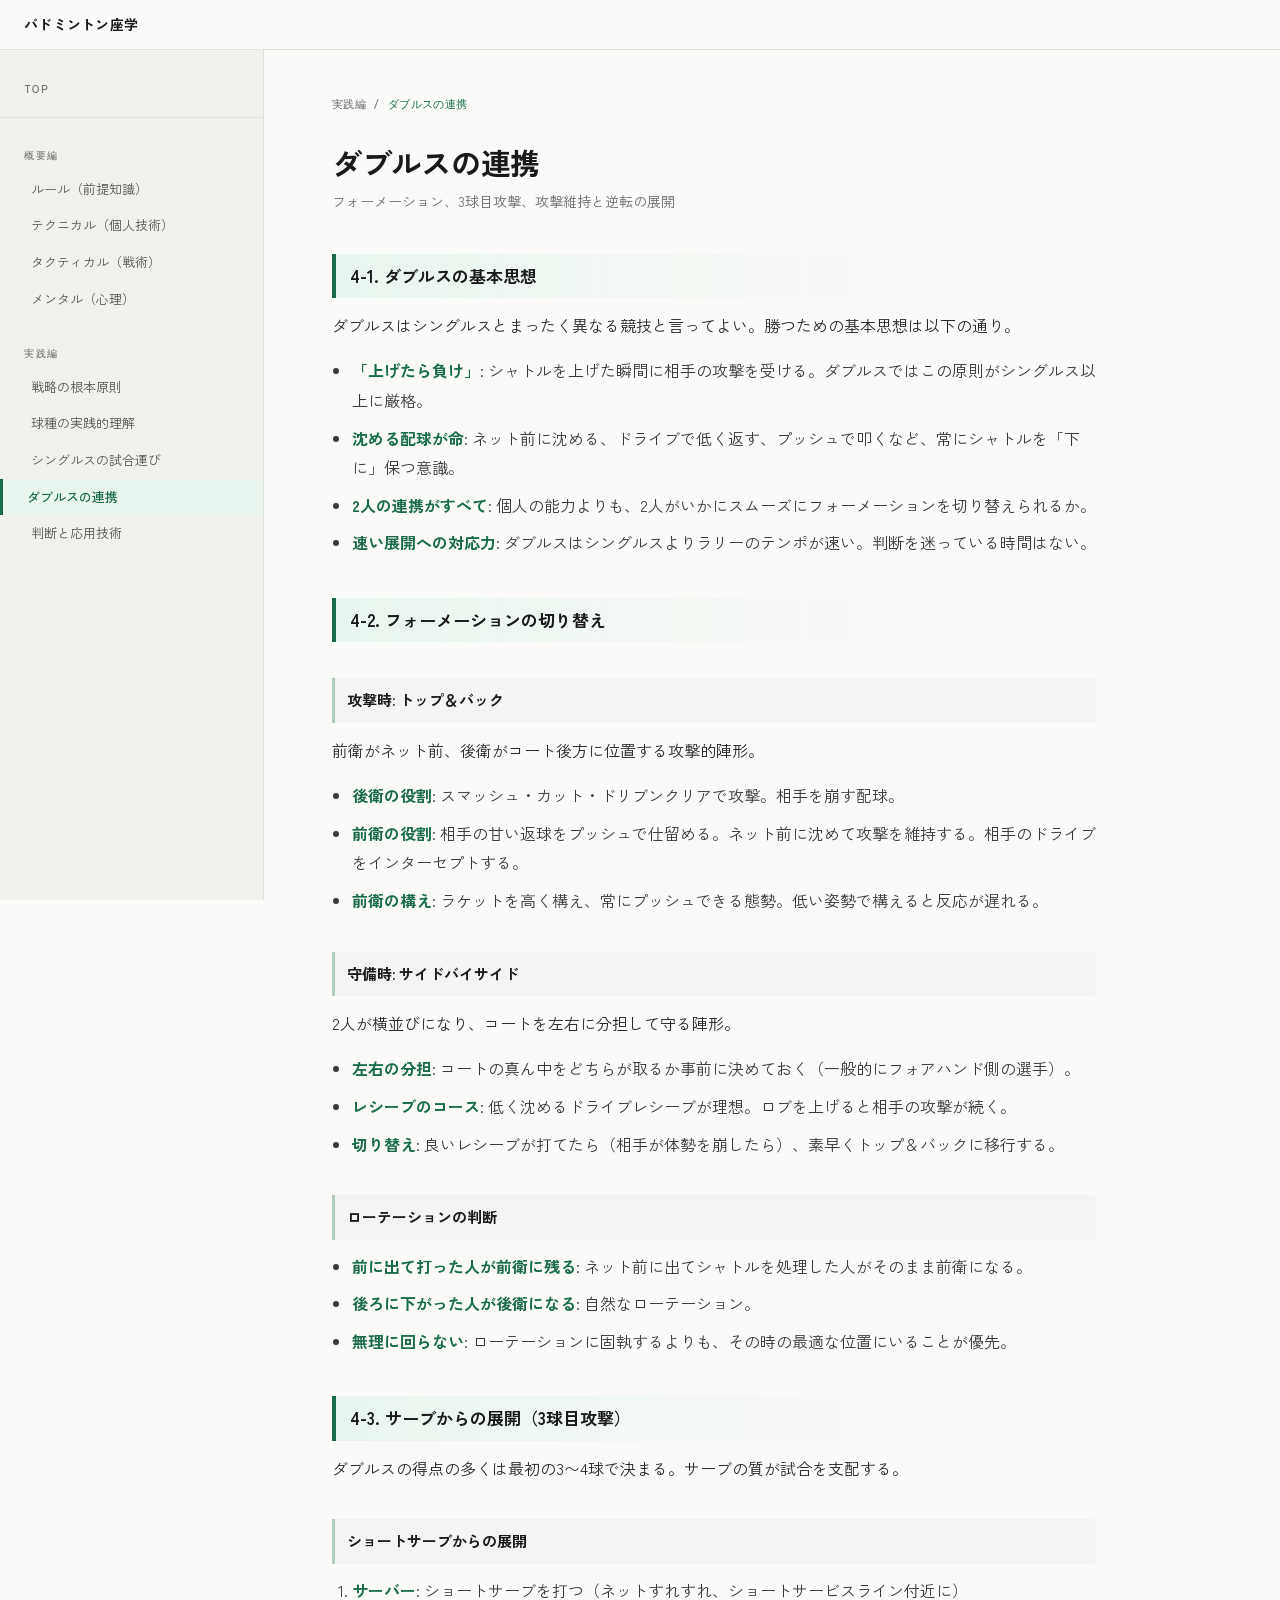
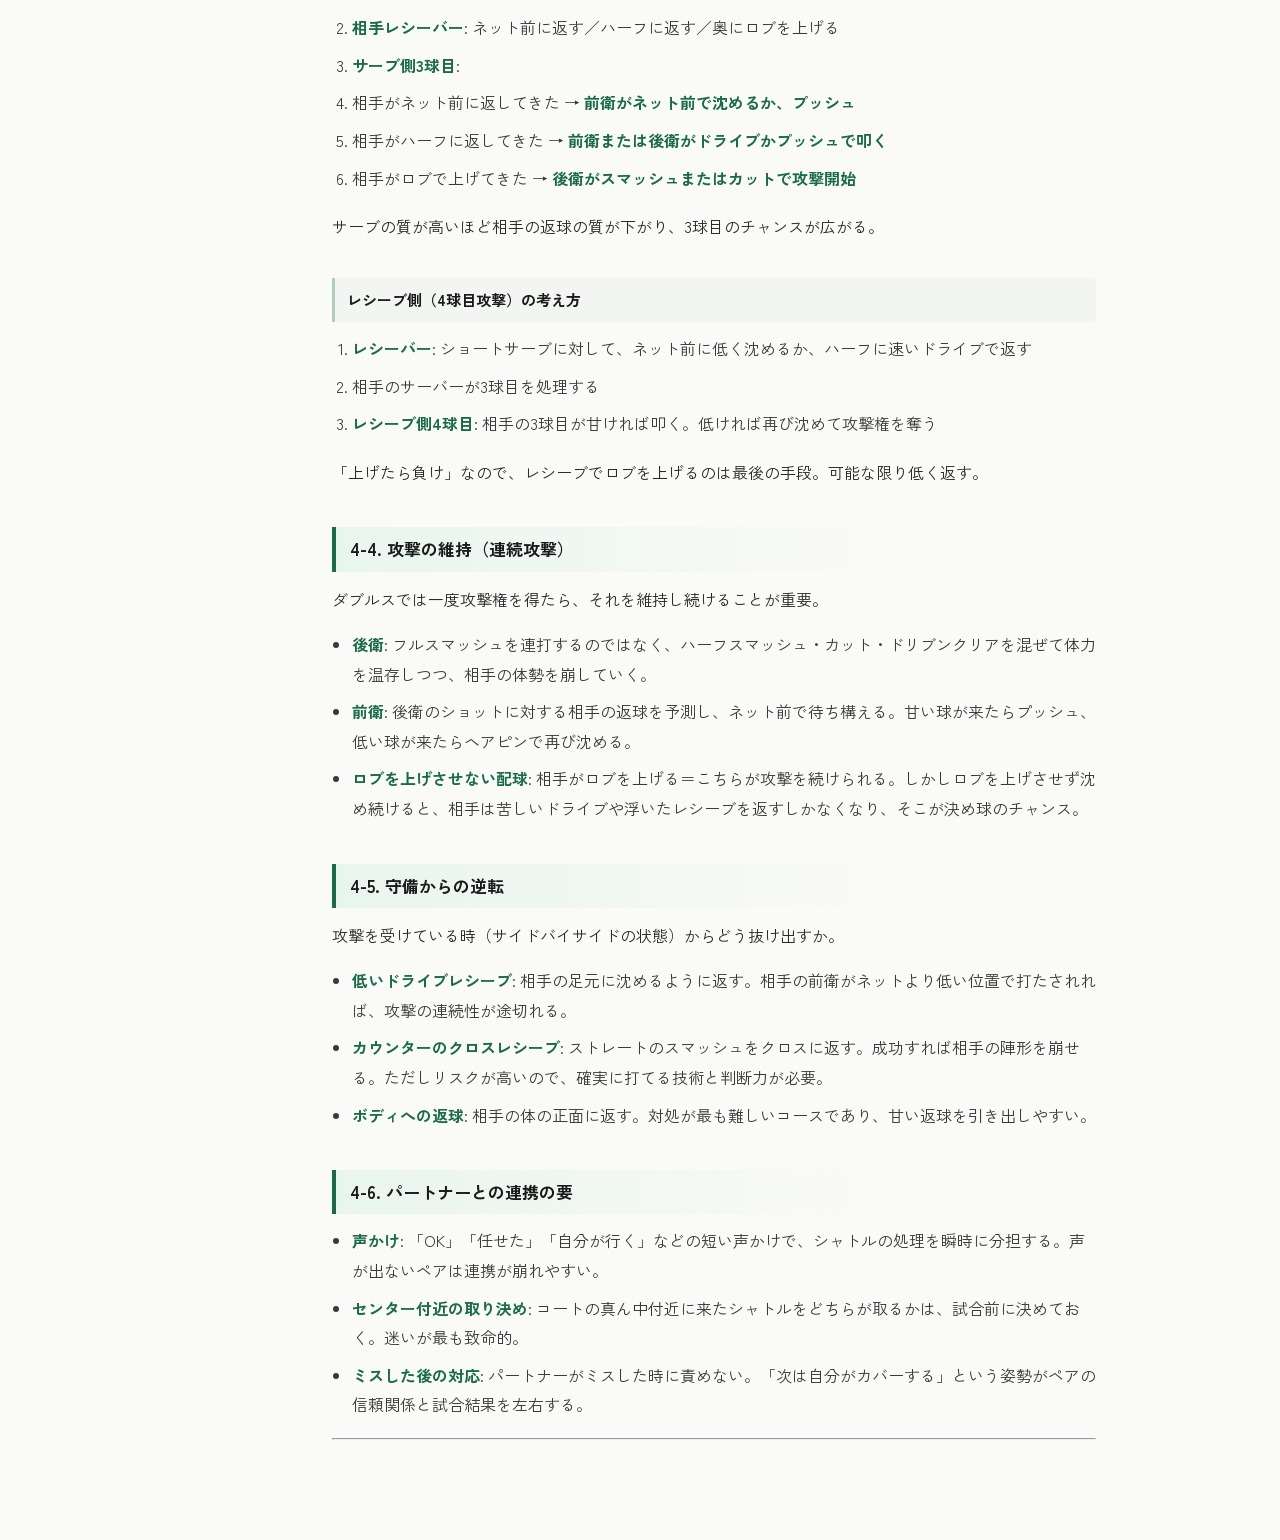
<file: doubles.html>
<!DOCTYPE html>
<html lang="ja">
<head>
<meta charset="UTF-8">
<meta name="viewport" content="width=device-width, initial-scale=1.0">
<meta name="color-scheme" content="light only">
<title>ダブルスの連携 -- バドミントン座学</title>
<link rel="preconnect" href="https://fonts.googleapis.com">
<link href="https://fonts.googleapis.com/css2?family=Zen+Kaku+Gothic+New:wght@300;400;500;700&family=DM+Mono:wght@300;400;500&display=swap" rel="stylesheet">
<link rel="stylesheet" href="css/style.css">
</head>
<body>
<div class="topbar">
  <button class="mobile-toggle" onclick="document.querySelector('.sidebar').classList.toggle('open')" aria-label="menu">
    <span></span><span></span><span></span>
  </button>
  <a href="index.html" class="topbar-brand">バドミントン座学</a>
</div>
<div class="layout">
  <nav class="sidebar">
    <div class="sidebar-inner">
      <a href="index.html" class="sidebar-home">TOP</a>
      <div class="sidebar-section">
<div class="sidebar-section-title">概要編</div>
<a class="sidebar-link" href="rules.html">ルール（前提知識）</a>
<a class="sidebar-link" href="technical.html">テクニカル（個人技術）</a>
<a class="sidebar-link" href="tactical.html">タクティカル（戦術）</a>
<a class="sidebar-link" href="mental.html">メンタル（心理）</a>
</div>
<div class="sidebar-section">
<div class="sidebar-section-title">実践編</div>
<a class="sidebar-link" href="principles.html">戦略の根本原則</a>
<a class="sidebar-link" href="shots.html">球種の実践的理解</a>
<a class="sidebar-link" href="singles.html">シングルスの試合運び</a>
<a class="sidebar-link active" href="doubles.html">ダブルスの連携</a>
<a class="sidebar-link" href="framework.html">判断と応用技術</a>
</div>
    </div>
  </nav>
  
    <div class="main-content">
      <div class="breadcrumb">実践編 / <span>ダブルスの連携</span></div>
      <h1>ダブルスの連携</h1>
      <p class="subtitle">フォーメーション、3球目攻撃、攻撃維持と逆転の展開</p>
      <div class="article-body">
        <h3 id="4-1">4-1. ダブルスの基本思想</h3>
<p>ダブルスはシングルスとまったく異なる競技と言ってよい。勝つための基本思想は以下の通り。</p>
<ul>
<li><strong>「上げたら負け」</strong>: シャトルを上げた瞬間に相手の攻撃を受ける。ダブルスではこの原則がシングルス以上に厳格。</li>
<li><strong>沈める配球が命</strong>: ネット前に沈める、ドライブで低く返す、プッシュで叩くなど、常にシャトルを「下に」保つ意識。</li>
<li><strong>2人の連携がすべて</strong>: 個人の能力よりも、2人がいかにスムーズにフォーメーションを切り替えられるか。</li>
<li><strong>速い展開への対応力</strong>: ダブルスはシングルスよりラリーのテンポが速い。判断を迷っている時間はない。</li>
</ul>
<h3 id="4-2">4-2. フォーメーションの切り替え</h3>
<h4 id="_1">攻撃時: トップ＆バック</h4>
<p>前衛がネット前、後衛がコート後方に位置する攻撃的陣形。</p>
<ul>
<li><strong>後衛の役割</strong>: スマッシュ・カット・ドリブンクリアで攻撃。相手を崩す配球。</li>
<li><strong>前衛の役割</strong>: 相手の甘い返球をプッシュで仕留める。ネット前に沈めて攻撃を維持する。相手のドライブをインターセプトする。</li>
<li><strong>前衛の構え</strong>: ラケットを高く構え、常にプッシュできる態勢。低い姿勢で構えると反応が遅れる。</li>
</ul>
<h4 id="_2">守備時: サイドバイサイド</h4>
<p>2人が横並びになり、コートを左右に分担して守る陣形。</p>
<ul>
<li><strong>左右の分担</strong>: コートの真ん中をどちらが取るか事前に決めておく（一般的にフォアハンド側の選手）。</li>
<li><strong>レシーブのコース</strong>: 低く沈めるドライブレシーブが理想。ロブを上げると相手の攻撃が続く。</li>
<li><strong>切り替え</strong>: 良いレシーブが打てたら（相手が体勢を崩したら）、素早くトップ＆バックに移行する。</li>
</ul>
<h4 id="_3">ローテーションの判断</h4>
<ul>
<li><strong>前に出て打った人が前衛に残る</strong>: ネット前に出てシャトルを処理した人がそのまま前衛になる。</li>
<li><strong>後ろに下がった人が後衛になる</strong>: 自然なローテーション。</li>
<li><strong>無理に回らない</strong>: ローテーションに固執するよりも、その時の最適な位置にいることが優先。</li>
</ul>
<h3 id="4-3-3">4-3. サーブからの展開（3球目攻撃）</h3>
<p>ダブルスの得点の多くは最初の3〜4球で決まる。サーブの質が試合を支配する。</p>
<h4 id="_4">ショートサーブからの展開</h4>
<ol>
<li><strong>サーバー</strong>: ショートサーブを打つ（ネットすれすれ、ショートサービスライン付近に）</li>
<li><strong>相手レシーバー</strong>: ネット前に返す／ハーフに返す／奥にロブを上げる</li>
<li><strong>サーブ側3球目</strong>:</li>
<li>相手がネット前に返してきた → <strong>前衛がネット前で沈めるか、プッシュ</strong></li>
<li>相手がハーフに返してきた → <strong>前衛または後衛がドライブかプッシュで叩く</strong></li>
<li>相手がロブで上げてきた → <strong>後衛がスマッシュまたはカットで攻撃開始</strong></li>
</ol>
<p>サーブの質が高いほど相手の返球の質が下がり、3球目のチャンスが広がる。</p>
<h4 id="4">レシーブ側（4球目攻撃）の考え方</h4>
<ol>
<li><strong>レシーバー</strong>: ショートサーブに対して、ネット前に低く沈めるか、ハーフに速いドライブで返す</li>
<li>相手のサーバーが3球目を処理する</li>
<li><strong>レシーブ側4球目</strong>: 相手の3球目が甘ければ叩く。低ければ再び沈めて攻撃権を奪う</li>
</ol>
<p>「上げたら負け」なので、レシーブでロブを上げるのは最後の手段。可能な限り低く返す。</p>
<h3 id="4-4">4-4. 攻撃の維持（連続攻撃）</h3>
<p>ダブルスでは一度攻撃権を得たら、それを維持し続けることが重要。</p>
<ul>
<li><strong>後衛</strong>: フルスマッシュを連打するのではなく、ハーフスマッシュ・カット・ドリブンクリアを混ぜて体力を温存しつつ、相手の体勢を崩していく。</li>
<li><strong>前衛</strong>: 後衛のショットに対する相手の返球を予測し、ネット前で待ち構える。甘い球が来たらプッシュ、低い球が来たらヘアピンで再び沈める。</li>
<li><strong>ロブを上げさせない配球</strong>: 相手がロブを上げる＝こちらが攻撃を続けられる。しかしロブを上げさせず沈め続けると、相手は苦しいドライブや浮いたレシーブを返すしかなくなり、そこが決め球のチャンス。</li>
</ul>
<h3 id="4-5">4-5. 守備からの逆転</h3>
<p>攻撃を受けている時（サイドバイサイドの状態）からどう抜け出すか。</p>
<ul>
<li><strong>低いドライブレシーブ</strong>: 相手の足元に沈めるように返す。相手の前衛がネットより低い位置で打たされれば、攻撃の連続性が途切れる。</li>
<li><strong>カウンターのクロスレシーブ</strong>: ストレートのスマッシュをクロスに返す。成功すれば相手の陣形を崩せる。ただしリスクが高いので、確実に打てる技術と判断力が必要。</li>
<li><strong>ボディへの返球</strong>: 相手の体の正面に返す。対処が最も難しいコースであり、甘い返球を引き出しやすい。</li>
</ul>
<h3 id="4-6">4-6. パートナーとの連携の要</h3>
<ul>
<li><strong>声かけ</strong>: 「OK」「任せた」「自分が行く」などの短い声かけで、シャトルの処理を瞬時に分担する。声が出ないペアは連携が崩れやすい。</li>
<li><strong>センター付近の取り決め</strong>: コートの真ん中付近に来たシャトルをどちらが取るかは、試合前に決めておく。迷いが最も致命的。</li>
<li><strong>ミスした後の対応</strong>: パートナーがミスした時に責めない。「次は自分がカバーする」という姿勢がペアの信頼関係と試合結果を左右する。</li>
</ul>
<hr />
      </div>
    </div>
    
</div>
<button class="back-to-top" onclick="window.scrollTo({top:0,behavior:'smooth'})" aria-label="トップに戻る">↑</button>
<script>
(function(){var b=document.querySelector('.back-to-top');window.addEventListener('scroll',function(){b.classList.toggle('visible',window.scrollY>300)})})();
</script>
</body>
</html>
</file>
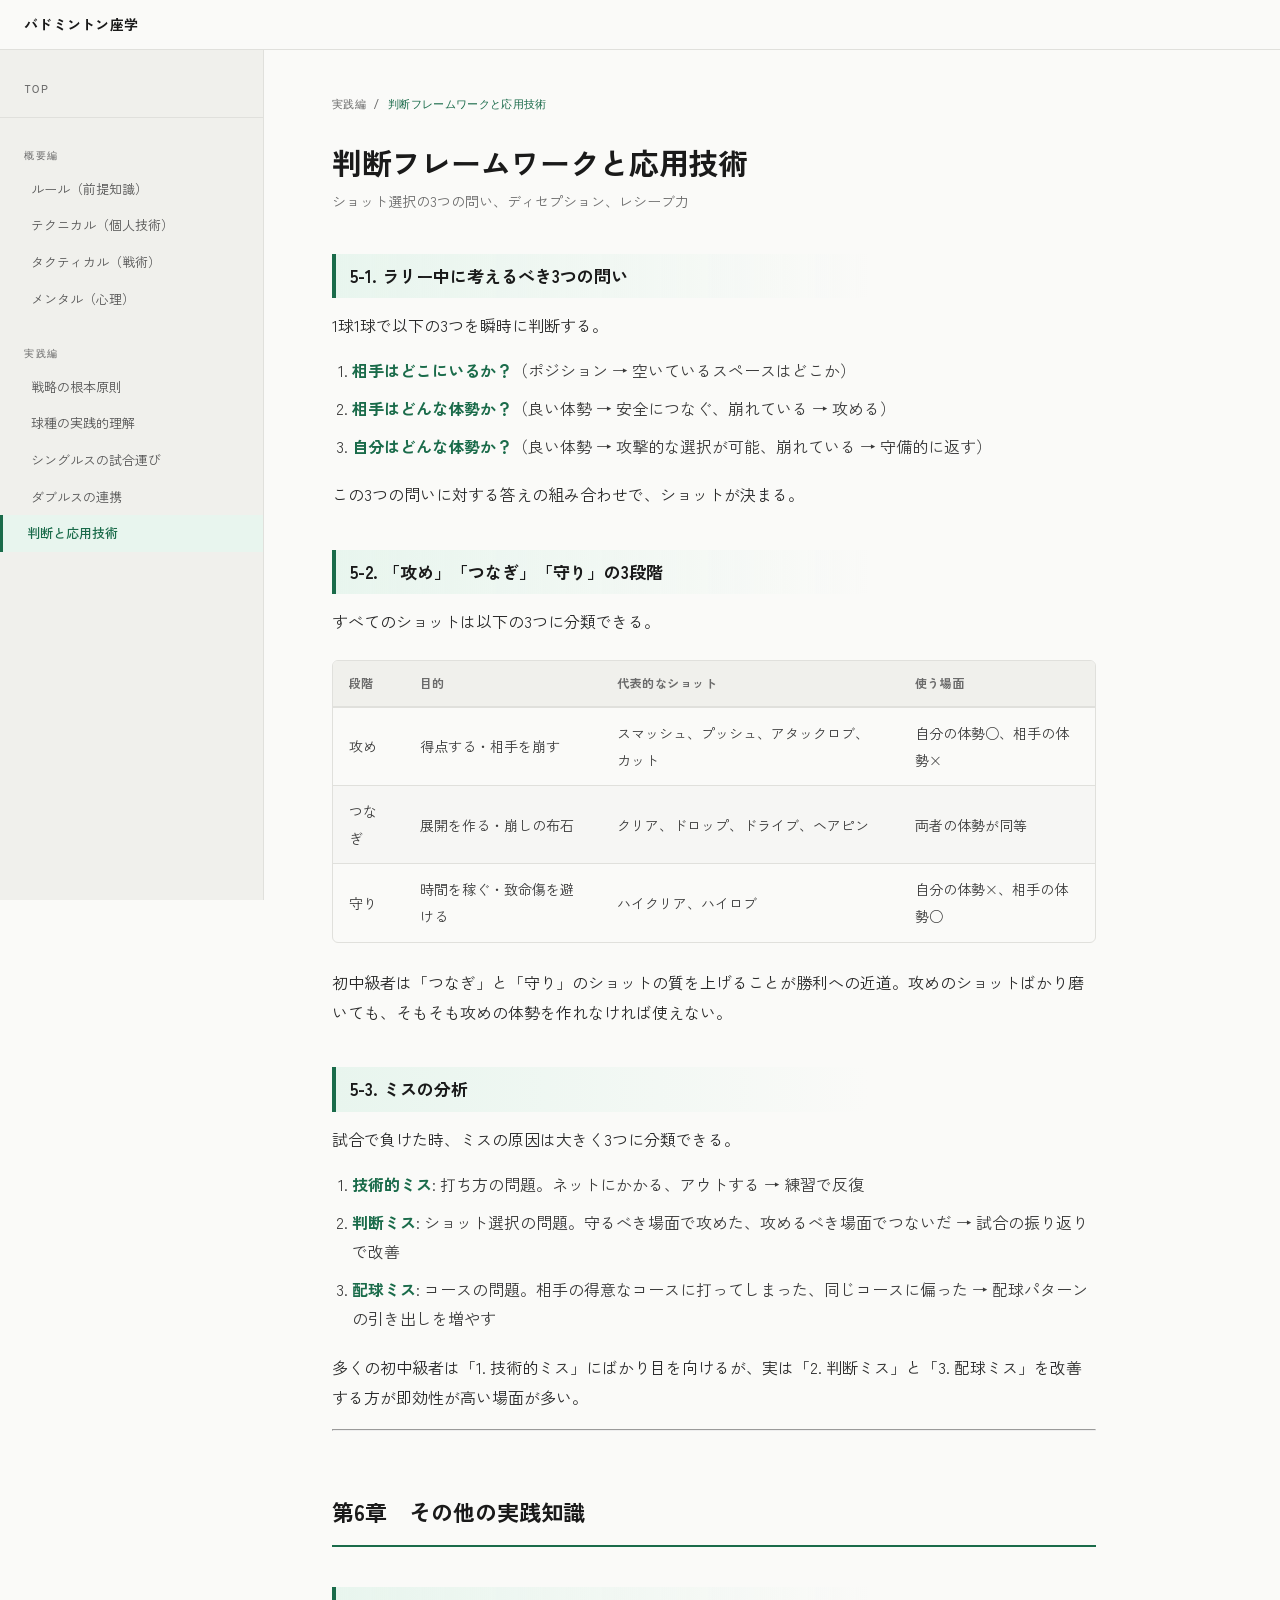
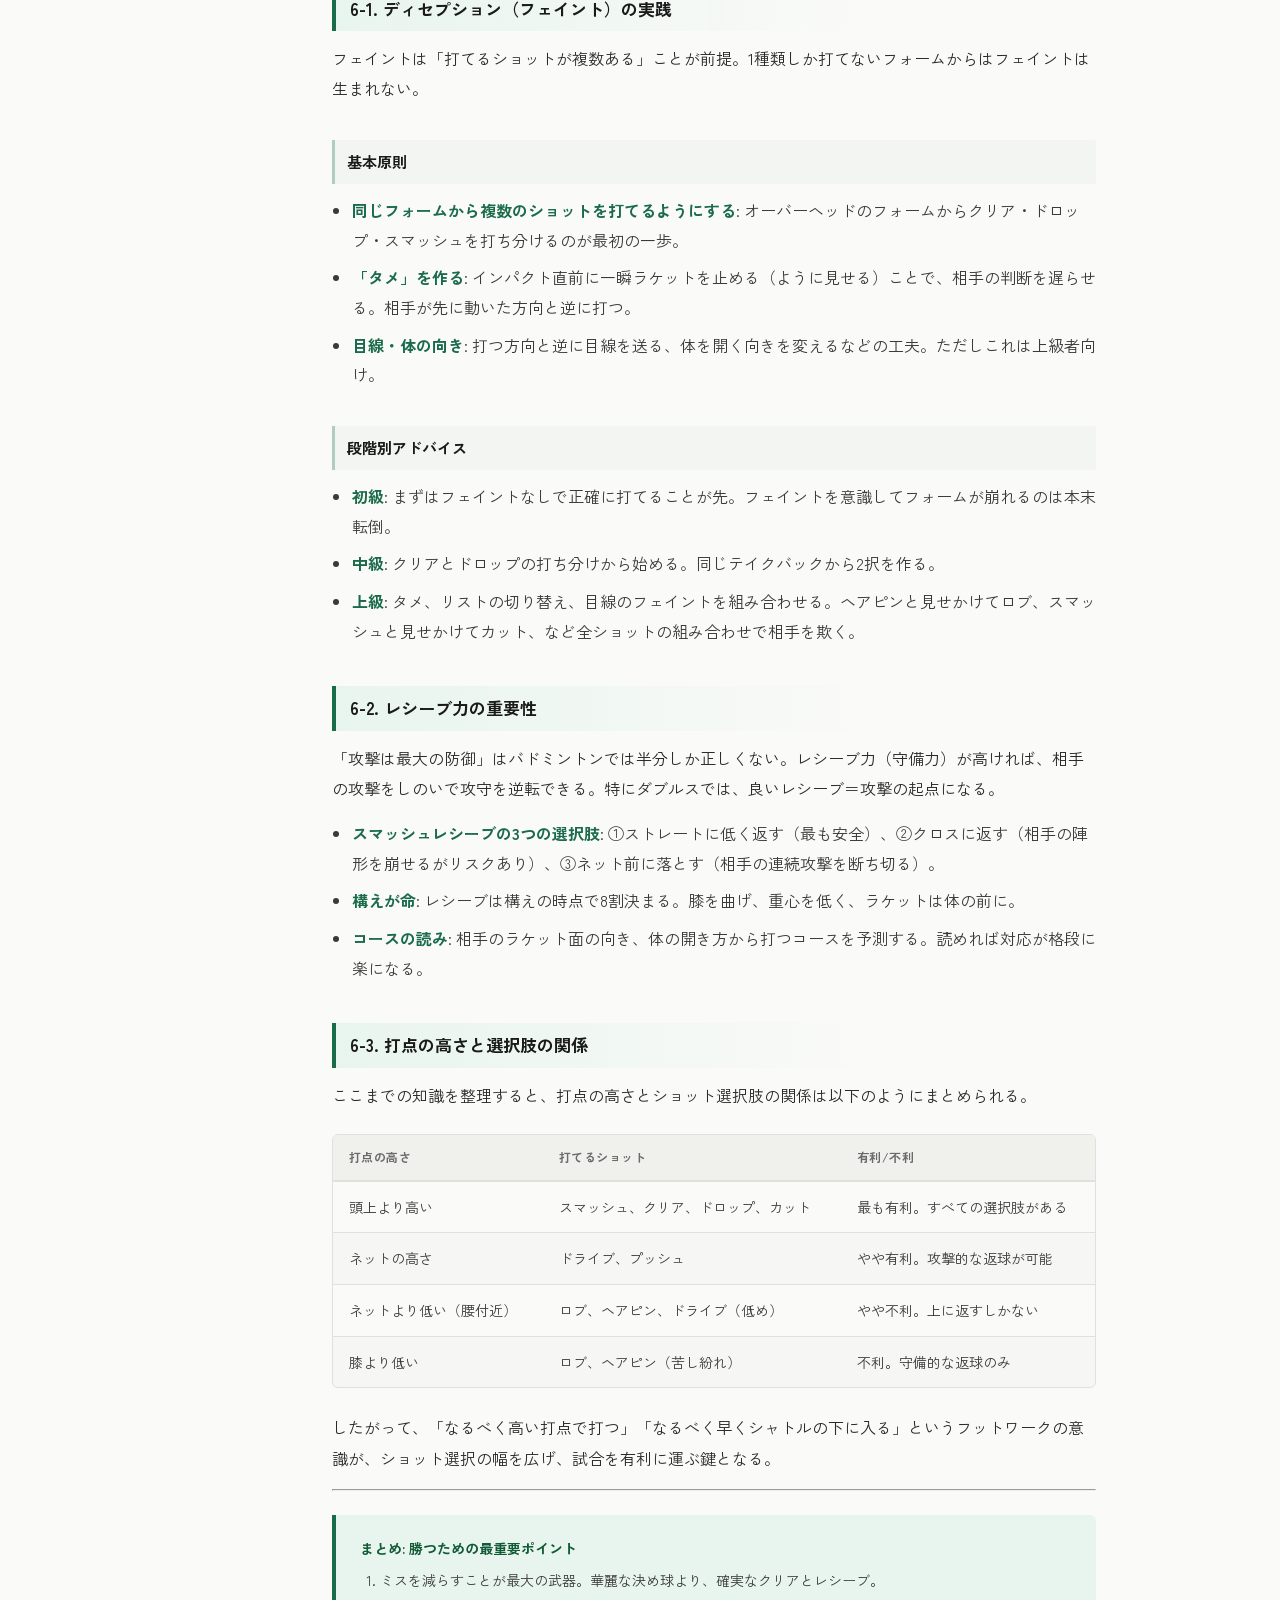
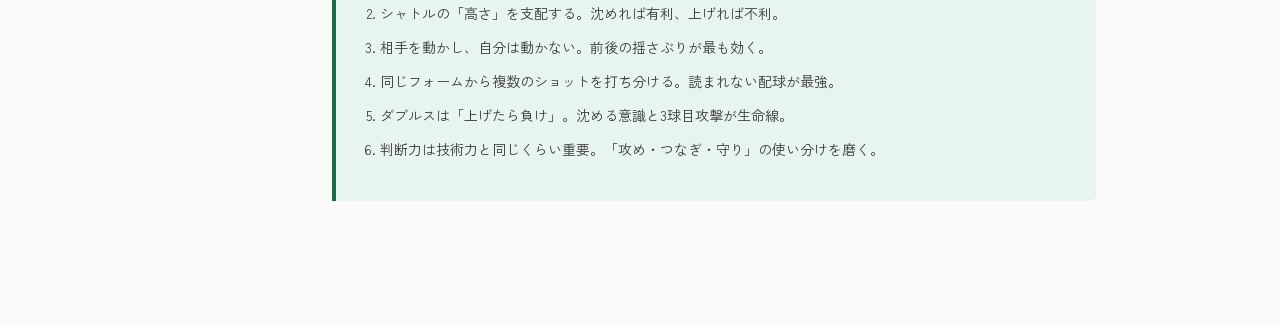
<file: framework.html>
<!DOCTYPE html>
<html lang="ja">
<head>
<meta charset="UTF-8">
<meta name="viewport" content="width=device-width, initial-scale=1.0">
<meta name="color-scheme" content="light only">
<title>判断フレームワークと応用技術 -- バドミントン座学</title>
<link rel="preconnect" href="https://fonts.googleapis.com">
<link href="https://fonts.googleapis.com/css2?family=Zen+Kaku+Gothic+New:wght@300;400;500;700&family=DM+Mono:wght@300;400;500&display=swap" rel="stylesheet">
<link rel="stylesheet" href="css/style.css">
</head>
<body>
<div class="topbar">
  <button class="mobile-toggle" onclick="document.querySelector('.sidebar').classList.toggle('open')" aria-label="menu">
    <span></span><span></span><span></span>
  </button>
  <a href="index.html" class="topbar-brand">バドミントン座学</a>
</div>
<div class="layout">
  <nav class="sidebar">
    <div class="sidebar-inner">
      <a href="index.html" class="sidebar-home">TOP</a>
      <div class="sidebar-section">
<div class="sidebar-section-title">概要編</div>
<a class="sidebar-link" href="rules.html">ルール（前提知識）</a>
<a class="sidebar-link" href="technical.html">テクニカル（個人技術）</a>
<a class="sidebar-link" href="tactical.html">タクティカル（戦術）</a>
<a class="sidebar-link" href="mental.html">メンタル（心理）</a>
</div>
<div class="sidebar-section">
<div class="sidebar-section-title">実践編</div>
<a class="sidebar-link" href="principles.html">戦略の根本原則</a>
<a class="sidebar-link" href="shots.html">球種の実践的理解</a>
<a class="sidebar-link" href="singles.html">シングルスの試合運び</a>
<a class="sidebar-link" href="doubles.html">ダブルスの連携</a>
<a class="sidebar-link active" href="framework.html">判断と応用技術</a>
</div>
    </div>
  </nav>
  
    <div class="main-content">
      <div class="breadcrumb">実践編 / <span>判断フレームワークと応用技術</span></div>
      <h1>判断フレームワークと応用技術</h1>
      <p class="subtitle">ショット選択の3つの問い、ディセプション、レシーブ力</p>
      <div class="article-body">
        <h3 id="5-1-3">5-1. ラリー中に考えるべき3つの問い</h3>
<p>1球1球で以下の3つを瞬時に判断する。</p>
<ol>
<li><strong>相手はどこにいるか？</strong>（ポジション → 空いているスペースはどこか）</li>
<li><strong>相手はどんな体勢か？</strong>（良い体勢 → 安全につなぐ、崩れている → 攻める）</li>
<li><strong>自分はどんな体勢か？</strong>（良い体勢 → 攻撃的な選択が可能、崩れている → 守備的に返す）</li>
</ol>
<p>この3つの問いに対する答えの組み合わせで、ショットが決まる。</p>
<h3 id="5-2-3">5-2. 「攻め」「つなぎ」「守り」の3段階</h3>
<p>すべてのショットは以下の3つに分類できる。</p>
<table>
<thead>
<tr>
<th>段階</th>
<th>目的</th>
<th>代表的なショット</th>
<th>使う場面</th>
</tr>
</thead>
<tbody>
<tr>
<td>攻め</td>
<td>得点する・相手を崩す</td>
<td>スマッシュ、プッシュ、アタックロブ、カット</td>
<td>自分の体勢○、相手の体勢×</td>
</tr>
<tr>
<td>つなぎ</td>
<td>展開を作る・崩しの布石</td>
<td>クリア、ドロップ、ドライブ、ヘアピン</td>
<td>両者の体勢が同等</td>
</tr>
<tr>
<td>守り</td>
<td>時間を稼ぐ・致命傷を避ける</td>
<td>ハイクリア、ハイロブ</td>
<td>自分の体勢×、相手の体勢○</td>
</tr>
</tbody>
</table>
<p>初中級者は「つなぎ」と「守り」のショットの質を上げることが勝利への近道。攻めのショットばかり磨いても、そもそも攻めの体勢を作れなければ使えない。</p>
<h3 id="5-3">5-3. ミスの分析</h3>
<p>試合で負けた時、ミスの原因は大きく3つに分類できる。</p>
<ol>
<li><strong>技術的ミス</strong>: 打ち方の問題。ネットにかかる、アウトする → 練習で反復</li>
<li><strong>判断ミス</strong>: ショット選択の問題。守るべき場面で攻めた、攻めるべき場面でつないだ → 試合の振り返りで改善</li>
<li><strong>配球ミス</strong>: コースの問題。相手の得意なコースに打ってしまった、同じコースに偏った → 配球パターンの引き出しを増やす</li>
</ol>
<p>多くの初中級者は「1. 技術的ミス」にばかり目を向けるが、実は「2. 判断ミス」と「3. 配球ミス」を改善する方が即効性が高い場面が多い。</p>
<hr />
<h2 id="6">第6章　その他の実践知識</h2>
<h3 id="6-1">6-1. ディセプション（フェイント）の実践</h3>
<p>フェイントは「打てるショットが複数ある」ことが前提。1種類しか打てないフォームからはフェイントは生まれない。</p>
<h4 id="_1">基本原則</h4>
<ul>
<li><strong>同じフォームから複数のショットを打てるようにする</strong>: オーバーヘッドのフォームからクリア・ドロップ・スマッシュを打ち分けるのが最初の一歩。</li>
<li><strong>「タメ」を作る</strong>: インパクト直前に一瞬ラケットを止める（ように見せる）ことで、相手の判断を遅らせる。相手が先に動いた方向と逆に打つ。</li>
<li><strong>目線・体の向き</strong>: 打つ方向と逆に目線を送る、体を開く向きを変えるなどの工夫。ただしこれは上級者向け。</li>
</ul>
<h4 id="_2">段階別アドバイス</h4>
<ul>
<li><strong>初級</strong>: まずはフェイントなしで正確に打てることが先。フェイントを意識してフォームが崩れるのは本末転倒。</li>
<li><strong>中級</strong>: クリアとドロップの打ち分けから始める。同じテイクバックから2択を作る。</li>
<li><strong>上級</strong>: タメ、リストの切り替え、目線のフェイントを組み合わせる。ヘアピンと見せかけてロブ、スマッシュと見せかけてカット、など全ショットの組み合わせで相手を欺く。</li>
</ul>
<h3 id="6-2">6-2. レシーブ力の重要性</h3>
<p>「攻撃は最大の防御」はバドミントンでは半分しか正しくない。レシーブ力（守備力）が高ければ、相手の攻撃をしのいで攻守を逆転できる。特にダブルスでは、良いレシーブ＝攻撃の起点になる。</p>
<ul>
<li><strong>スマッシュレシーブの3つの選択肢</strong>: ①ストレートに低く返す（最も安全）、②クロスに返す（相手の陣形を崩せるがリスクあり）、③ネット前に落とす（相手の連続攻撃を断ち切る）。</li>
<li><strong>構えが命</strong>: レシーブは構えの時点で8割決まる。膝を曲げ、重心を低く、ラケットは体の前に。</li>
<li><strong>コースの読み</strong>: 相手のラケット面の向き、体の開き方から打つコースを予測する。読めれば対応が格段に楽になる。</li>
</ul>
<h3 id="6-3">6-3. 打点の高さと選択肢の関係</h3>
<p>ここまでの知識を整理すると、打点の高さとショット選択肢の関係は以下のようにまとめられる。</p>
<table>
<thead>
<tr>
<th>打点の高さ</th>
<th>打てるショット</th>
<th>有利/不利</th>
</tr>
</thead>
<tbody>
<tr>
<td>頭上より高い</td>
<td>スマッシュ、クリア、ドロップ、カット</td>
<td>最も有利。すべての選択肢がある</td>
</tr>
<tr>
<td>ネットの高さ</td>
<td>ドライブ、プッシュ</td>
<td>やや有利。攻撃的な返球が可能</td>
</tr>
<tr>
<td>ネットより低い（腰付近）</td>
<td>ロブ、ヘアピン、ドライブ（低め）</td>
<td>やや不利。上に返すしかない</td>
</tr>
<tr>
<td>膝より低い</td>
<td>ロブ、ヘアピン（苦し紛れ）</td>
<td>不利。守備的な返球のみ</td>
</tr>
</tbody>
</table>
<p>したがって、「なるべく高い打点で打つ」「なるべく早くシャトルの下に入る」というフットワークの意識が、ショット選択の幅を広げ、試合を有利に運ぶ鍵となる。</p>
<hr />
<blockquote>
<p><strong>まとめ: 勝つための最重要ポイント</strong></p>
<ol>
<li>ミスを減らすことが最大の武器。華麗な決め球より、確実なクリアとレシーブ。</li>
<li>シャトルの「高さ」を支配する。沈めれば有利、上げれば不利。</li>
<li>相手を動かし、自分は動かない。前後の揺さぶりが最も効く。</li>
<li>同じフォームから複数のショットを打ち分ける。読まれない配球が最強。</li>
<li>ダブルスは「上げたら負け」。沈める意識と3球目攻撃が生命線。</li>
<li>判断力は技術力と同じくらい重要。「攻め・つなぎ・守り」の使い分けを磨く。</li>
</ol>
</blockquote>
      </div>
    </div>
    
</div>
<button class="back-to-top" onclick="window.scrollTo({top:0,behavior:'smooth'})" aria-label="トップに戻る">↑</button>
<script>
(function(){var b=document.querySelector('.back-to-top');window.addEventListener('scroll',function(){b.classList.toggle('visible',window.scrollY>300)})})();
</script>
</body>
</html>
</file>
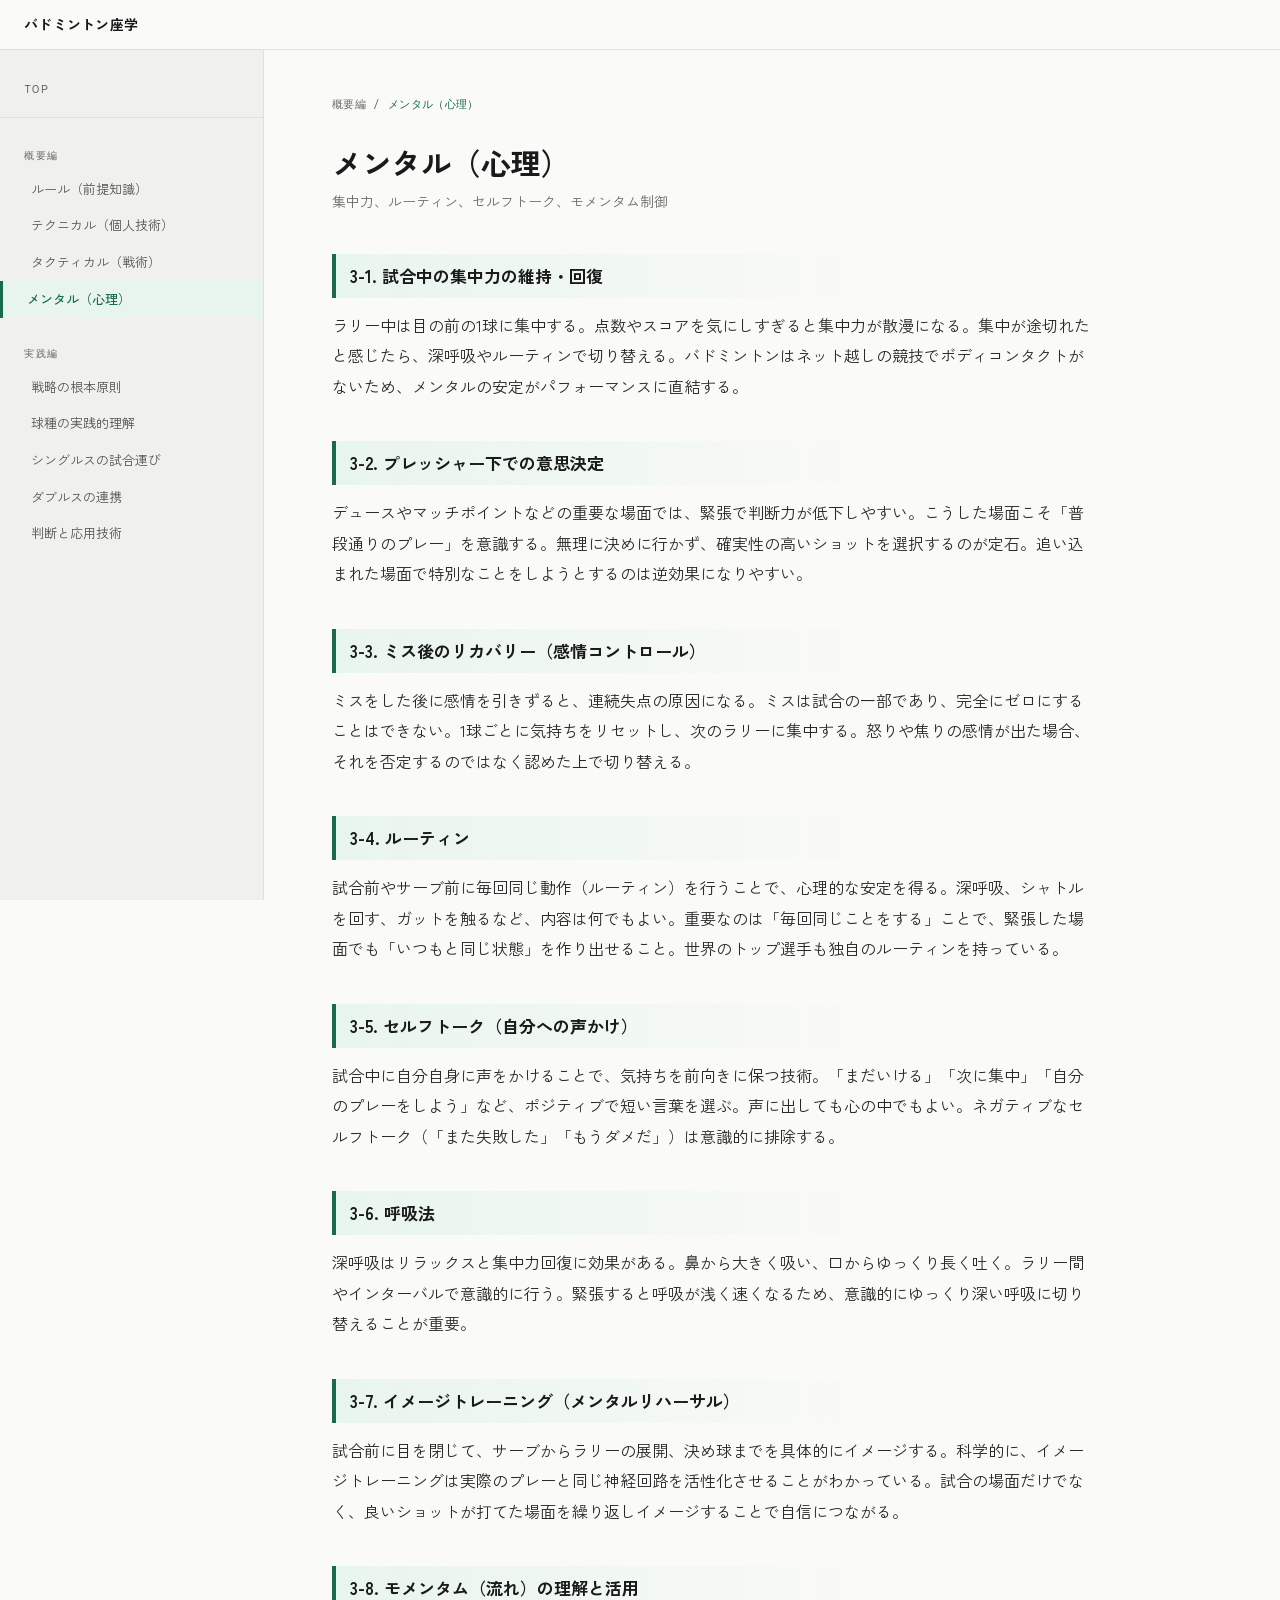
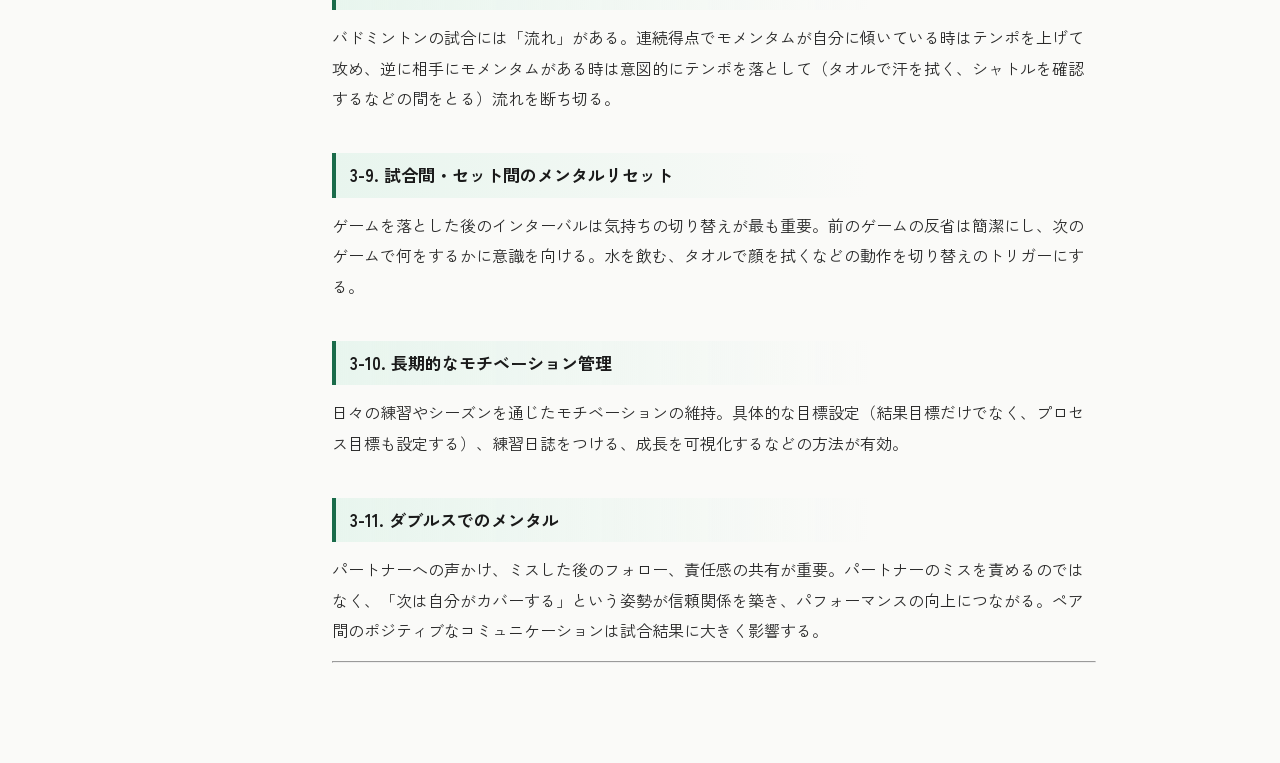
<file: mental.html>
<!DOCTYPE html>
<html lang="ja">
<head>
<meta charset="UTF-8">
<meta name="viewport" content="width=device-width, initial-scale=1.0">
<meta name="color-scheme" content="light only">
<title>メンタル（心理） -- バドミントン座学</title>
<link rel="preconnect" href="https://fonts.googleapis.com">
<link href="https://fonts.googleapis.com/css2?family=Zen+Kaku+Gothic+New:wght@300;400;500;700&family=DM+Mono:wght@300;400;500&display=swap" rel="stylesheet">
<link rel="stylesheet" href="css/style.css">
</head>
<body>
<div class="topbar">
  <button class="mobile-toggle" onclick="document.querySelector('.sidebar').classList.toggle('open')" aria-label="menu">
    <span></span><span></span><span></span>
  </button>
  <a href="index.html" class="topbar-brand">バドミントン座学</a>
</div>
<div class="layout">
  <nav class="sidebar">
    <div class="sidebar-inner">
      <a href="index.html" class="sidebar-home">TOP</a>
      <div class="sidebar-section">
<div class="sidebar-section-title">概要編</div>
<a class="sidebar-link" href="rules.html">ルール（前提知識）</a>
<a class="sidebar-link" href="technical.html">テクニカル（個人技術）</a>
<a class="sidebar-link" href="tactical.html">タクティカル（戦術）</a>
<a class="sidebar-link active" href="mental.html">メンタル（心理）</a>
</div>
<div class="sidebar-section">
<div class="sidebar-section-title">実践編</div>
<a class="sidebar-link" href="principles.html">戦略の根本原則</a>
<a class="sidebar-link" href="shots.html">球種の実践的理解</a>
<a class="sidebar-link" href="singles.html">シングルスの試合運び</a>
<a class="sidebar-link" href="doubles.html">ダブルスの連携</a>
<a class="sidebar-link" href="framework.html">判断と応用技術</a>
</div>
    </div>
  </nav>
  
    <div class="main-content">
      <div class="breadcrumb">概要編 / <span>メンタル（心理）</span></div>
      <h1>メンタル（心理）</h1>
      <p class="subtitle">集中力、ルーティン、セルフトーク、モメンタム制御</p>
      <div class="article-body">
        <h3 id="3-1">3-1. 試合中の集中力の維持・回復</h3>
<p>ラリー中は目の前の1球に集中する。点数やスコアを気にしすぎると集中力が散漫になる。集中が途切れたと感じたら、深呼吸やルーティンで切り替える。バドミントンはネット越しの競技でボディコンタクトがないため、メンタルの安定がパフォーマンスに直結する。</p>
<h3 id="3-2">3-2. プレッシャー下での意思決定</h3>
<p>デュースやマッチポイントなどの重要な場面では、緊張で判断力が低下しやすい。こうした場面こそ「普段通りのプレー」を意識する。無理に決めに行かず、確実性の高いショットを選択するのが定石。追い込まれた場面で特別なことをしようとするのは逆効果になりやすい。</p>
<h3 id="3-3">3-3. ミス後のリカバリー（感情コントロール）</h3>
<p>ミスをした後に感情を引きずると、連続失点の原因になる。ミスは試合の一部であり、完全にゼロにすることはできない。1球ごとに気持ちをリセットし、次のラリーに集中する。怒りや焦りの感情が出た場合、それを否定するのではなく認めた上で切り替える。</p>
<h3 id="3-4">3-4. ルーティン</h3>
<p>試合前やサーブ前に毎回同じ動作（ルーティン）を行うことで、心理的な安定を得る。深呼吸、シャトルを回す、ガットを触るなど、内容は何でもよい。重要なのは「毎回同じことをする」ことで、緊張した場面でも「いつもと同じ状態」を作り出せること。世界のトップ選手も独自のルーティンを持っている。</p>
<h3 id="3-5">3-5. セルフトーク（自分への声かけ）</h3>
<p>試合中に自分自身に声をかけることで、気持ちを前向きに保つ技術。「まだいける」「次に集中」「自分のプレーをしよう」など、ポジティブで短い言葉を選ぶ。声に出しても心の中でもよい。ネガティブなセルフトーク（「また失敗した」「もうダメだ」）は意識的に排除する。</p>
<h3 id="3-6">3-6. 呼吸法</h3>
<p>深呼吸はリラックスと集中力回復に効果がある。鼻から大きく吸い、口からゆっくり長く吐く。ラリー間やインターバルで意識的に行う。緊張すると呼吸が浅く速くなるため、意識的にゆっくり深い呼吸に切り替えることが重要。</p>
<h3 id="3-7">3-7. イメージトレーニング（メンタルリハーサル）</h3>
<p>試合前に目を閉じて、サーブからラリーの展開、決め球までを具体的にイメージする。科学的に、イメージトレーニングは実際のプレーと同じ神経回路を活性化させることがわかっている。試合の場面だけでなく、良いショットが打てた場面を繰り返しイメージすることで自信につながる。</p>
<h3 id="3-8">3-8. モメンタム（流れ）の理解と活用</h3>
<p>バドミントンの試合には「流れ」がある。連続得点でモメンタムが自分に傾いている時はテンポを上げて攻め、逆に相手にモメンタムがある時は意図的にテンポを落として（タオルで汗を拭く、シャトルを確認するなどの間をとる）流れを断ち切る。</p>
<h3 id="3-9">3-9. 試合間・セット間のメンタルリセット</h3>
<p>ゲームを落とした後のインターバルは気持ちの切り替えが最も重要。前のゲームの反省は簡潔にし、次のゲームで何をするかに意識を向ける。水を飲む、タオルで顔を拭くなどの動作を切り替えのトリガーにする。</p>
<h3 id="3-10">3-10. 長期的なモチベーション管理</h3>
<p>日々の練習やシーズンを通じたモチベーションの維持。具体的な目標設定（結果目標だけでなく、プロセス目標も設定する）、練習日誌をつける、成長を可視化するなどの方法が有効。</p>
<h3 id="3-11">3-11. ダブルスでのメンタル</h3>
<p>パートナーへの声かけ、ミスした後のフォロー、責任感の共有が重要。パートナーのミスを責めるのではなく、「次は自分がカバーする」という姿勢が信頼関係を築き、パフォーマンスの向上につながる。ペア間のポジティブなコミュニケーションは試合結果に大きく影響する。</p>
<hr />
      </div>
    </div>
    
</div>
<button class="back-to-top" onclick="window.scrollTo({top:0,behavior:'smooth'})" aria-label="トップに戻る">↑</button>
<script>
(function(){var b=document.querySelector('.back-to-top');window.addEventListener('scroll',function(){b.classList.toggle('visible',window.scrollY>300)})})();
</script>
</body>
</html>
</file>
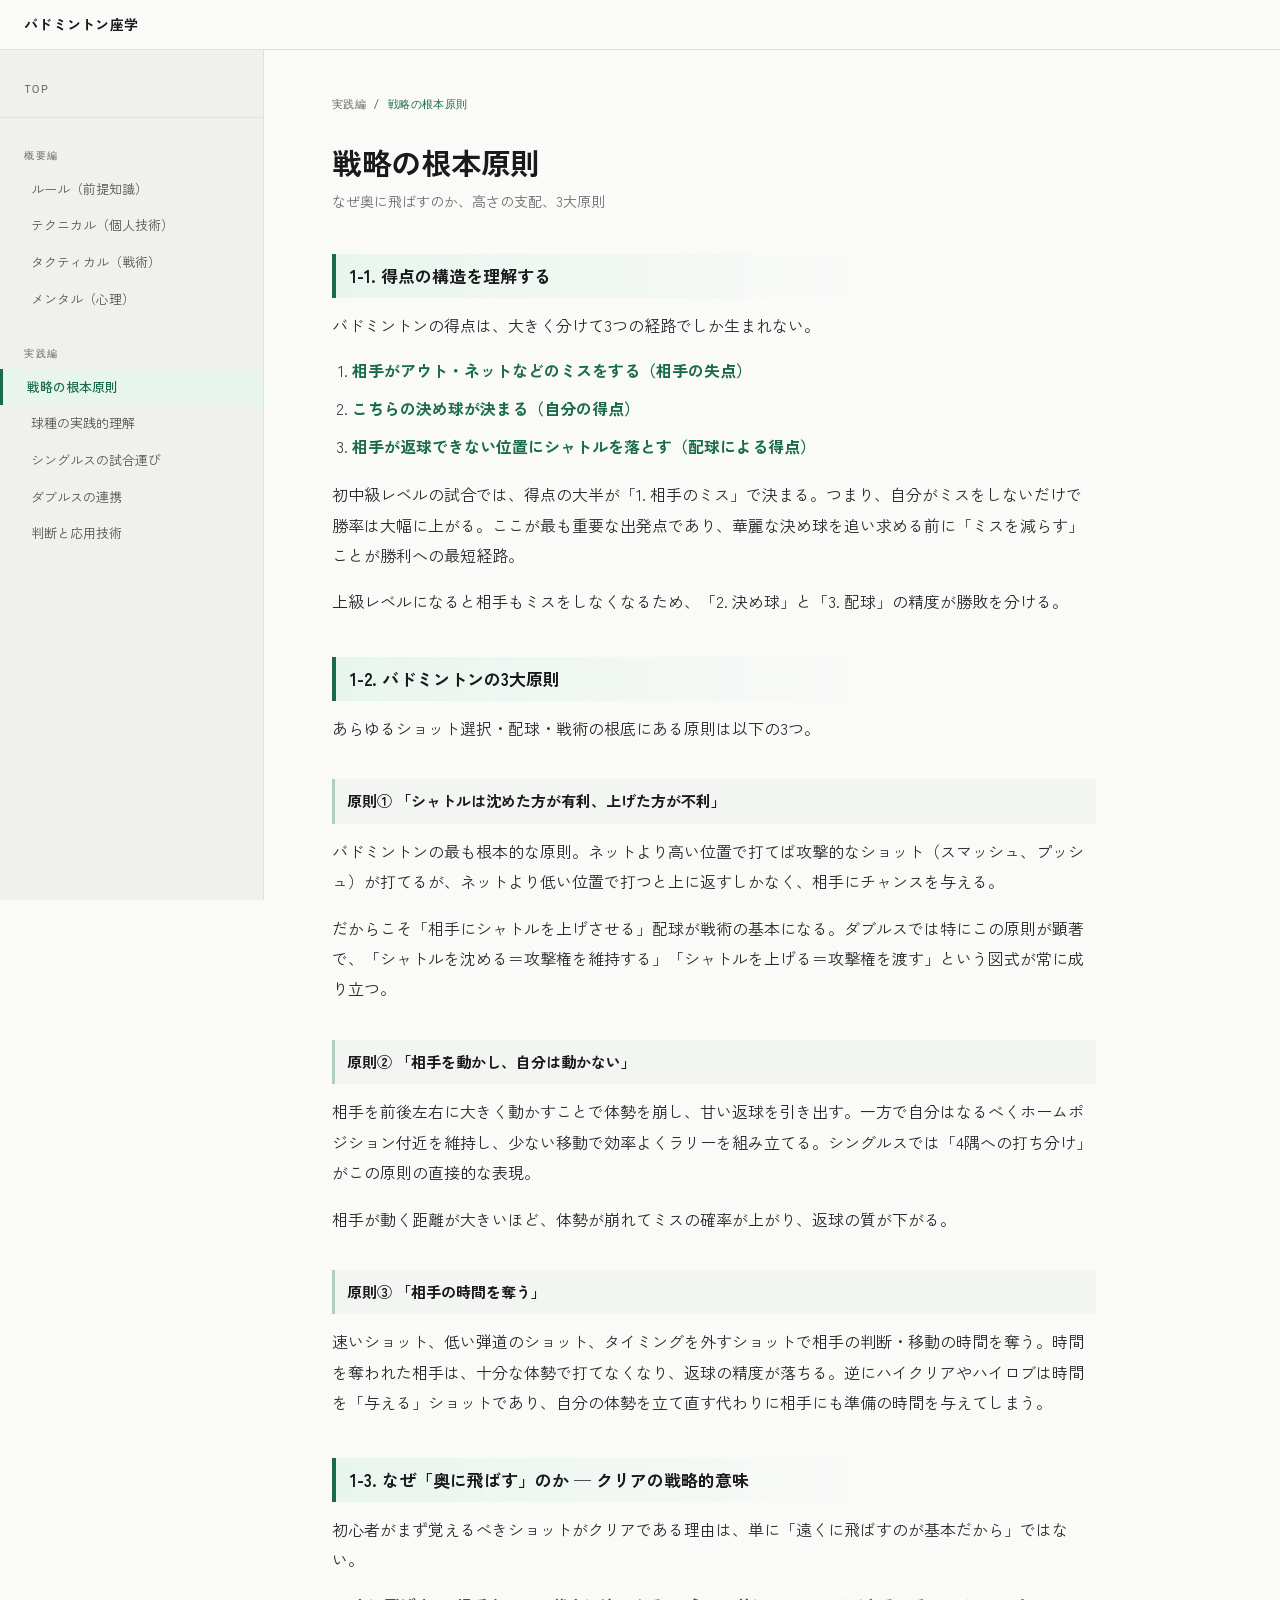
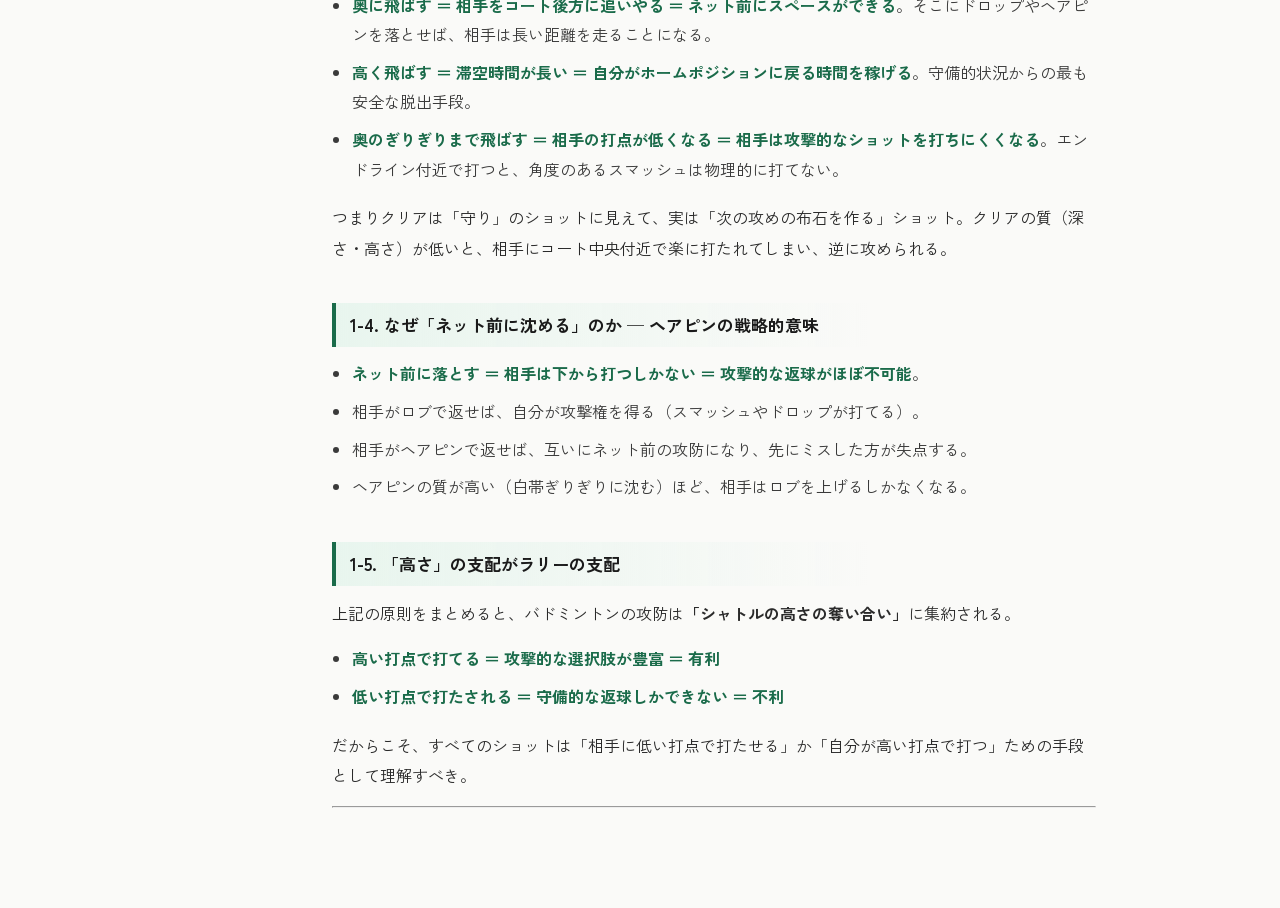
<file: principles.html>
<!DOCTYPE html>
<html lang="ja">
<head>
<meta charset="UTF-8">
<meta name="viewport" content="width=device-width, initial-scale=1.0">
<meta name="color-scheme" content="light only">
<title>戦略の根本原則 -- バドミントン座学</title>
<link rel="preconnect" href="https://fonts.googleapis.com">
<link href="https://fonts.googleapis.com/css2?family=Zen+Kaku+Gothic+New:wght@300;400;500;700&family=DM+Mono:wght@300;400;500&display=swap" rel="stylesheet">
<link rel="stylesheet" href="css/style.css">
</head>
<body>
<div class="topbar">
  <button class="mobile-toggle" onclick="document.querySelector('.sidebar').classList.toggle('open')" aria-label="menu">
    <span></span><span></span><span></span>
  </button>
  <a href="index.html" class="topbar-brand">バドミントン座学</a>
</div>
<div class="layout">
  <nav class="sidebar">
    <div class="sidebar-inner">
      <a href="index.html" class="sidebar-home">TOP</a>
      <div class="sidebar-section">
<div class="sidebar-section-title">概要編</div>
<a class="sidebar-link" href="rules.html">ルール（前提知識）</a>
<a class="sidebar-link" href="technical.html">テクニカル（個人技術）</a>
<a class="sidebar-link" href="tactical.html">タクティカル（戦術）</a>
<a class="sidebar-link" href="mental.html">メンタル（心理）</a>
</div>
<div class="sidebar-section">
<div class="sidebar-section-title">実践編</div>
<a class="sidebar-link active" href="principles.html">戦略の根本原則</a>
<a class="sidebar-link" href="shots.html">球種の実践的理解</a>
<a class="sidebar-link" href="singles.html">シングルスの試合運び</a>
<a class="sidebar-link" href="doubles.html">ダブルスの連携</a>
<a class="sidebar-link" href="framework.html">判断と応用技術</a>
</div>
    </div>
  </nav>
  
    <div class="main-content">
      <div class="breadcrumb">実践編 / <span>戦略の根本原則</span></div>
      <h1>戦略の根本原則</h1>
      <p class="subtitle">なぜ奥に飛ばすのか、高さの支配、3大原則</p>
      <div class="article-body">
        <h3 id="1-1">1-1. 得点の構造を理解する</h3>
<p>バドミントンの得点は、大きく分けて3つの経路でしか生まれない。</p>
<ol>
<li><strong>相手がアウト・ネットなどのミスをする（相手の失点）</strong></li>
<li><strong>こちらの決め球が決まる（自分の得点）</strong></li>
<li><strong>相手が返球できない位置にシャトルを落とす（配球による得点）</strong></li>
</ol>
<p>初中級レベルの試合では、得点の大半が「1. 相手のミス」で決まる。つまり、自分がミスをしないだけで勝率は大幅に上がる。ここが最も重要な出発点であり、華麗な決め球を追い求める前に「ミスを減らす」ことが勝利への最短経路。</p>
<p>上級レベルになると相手もミスをしなくなるため、「2. 決め球」と「3. 配球」の精度が勝敗を分ける。</p>
<h3 id="1-2-3">1-2. バドミントンの3大原則</h3>
<p>あらゆるショット選択・配球・戦術の根底にある原則は以下の3つ。</p>
<h4 id="1">原則① 「シャトルは沈めた方が有利、上げた方が不利」</h4>
<p>バドミントンの最も根本的な原則。ネットより高い位置で打てば攻撃的なショット（スマッシュ、プッシュ）が打てるが、ネットより低い位置で打つと上に返すしかなく、相手にチャンスを与える。</p>
<p>だからこそ「相手にシャトルを上げさせる」配球が戦術の基本になる。ダブルスでは特にこの原則が顕著で、「シャトルを沈める＝攻撃権を維持する」「シャトルを上げる＝攻撃権を渡す」という図式が常に成り立つ。</p>
<h4 id="2">原則② 「相手を動かし、自分は動かない」</h4>
<p>相手を前後左右に大きく動かすことで体勢を崩し、甘い返球を引き出す。一方で自分はなるべくホームポジション付近を維持し、少ない移動で効率よくラリーを組み立てる。シングルスでは「4隅への打ち分け」がこの原則の直接的な表現。</p>
<p>相手が動く距離が大きいほど、体勢が崩れてミスの確率が上がり、返球の質が下がる。</p>
<h4 id="3">原則③ 「相手の時間を奪う」</h4>
<p>速いショット、低い弾道のショット、タイミングを外すショットで相手の判断・移動の時間を奪う。時間を奪われた相手は、十分な体勢で打てなくなり、返球の精度が落ちる。逆にハイクリアやハイロブは時間を「与える」ショットであり、自分の体勢を立て直す代わりに相手にも準備の時間を与えてしまう。</p>
<h3 id="1-3">1-3. なぜ「奥に飛ばす」のか ─ クリアの戦略的意味</h3>
<p>初心者がまず覚えるべきショットがクリアである理由は、単に「遠くに飛ばすのが基本だから」ではない。</p>
<ul>
<li><strong>奥に飛ばす ＝ 相手をコート後方に追いやる ＝ ネット前にスペースができる</strong>。そこにドロップやヘアピンを落とせば、相手は長い距離を走ることになる。</li>
<li><strong>高く飛ばす ＝ 滞空時間が長い ＝ 自分がホームポジションに戻る時間を稼げる</strong>。守備的状況からの最も安全な脱出手段。</li>
<li><strong>奥のぎりぎりまで飛ばす ＝ 相手の打点が低くなる ＝ 相手は攻撃的なショットを打ちにくくなる</strong>。エンドライン付近で打つと、角度のあるスマッシュは物理的に打てない。</li>
</ul>
<p>つまりクリアは「守り」のショットに見えて、実は「次の攻めの布石を作る」ショット。クリアの質（深さ・高さ）が低いと、相手にコート中央付近で楽に打たれてしまい、逆に攻められる。</p>
<h3 id="1-4">1-4. なぜ「ネット前に沈める」のか ─ ヘアピンの戦略的意味</h3>
<ul>
<li><strong>ネット前に落とす ＝ 相手は下から打つしかない ＝ 攻撃的な返球がほぼ不可能</strong>。</li>
<li>相手がロブで返せば、自分が攻撃権を得る（スマッシュやドロップが打てる）。</li>
<li>相手がヘアピンで返せば、互いにネット前の攻防になり、先にミスした方が失点する。</li>
<li>ヘアピンの質が高い（白帯ぎりぎりに沈む）ほど、相手はロブを上げるしかなくなる。</li>
</ul>
<h3 id="1-5">1-5. 「高さ」の支配がラリーの支配</h3>
<p>上記の原則をまとめると、バドミントンの攻防は<strong>「シャトルの高さの奪い合い」</strong>に集約される。</p>
<ul>
<li><strong>高い打点で打てる ＝ 攻撃的な選択肢が豊富 ＝ 有利</strong></li>
<li><strong>低い打点で打たされる ＝ 守備的な返球しかできない ＝ 不利</strong></li>
</ul>
<p>だからこそ、すべてのショットは「相手に低い打点で打たせる」か「自分が高い打点で打つ」ための手段として理解すべき。</p>
<hr />
      </div>
    </div>
    
</div>
<button class="back-to-top" onclick="window.scrollTo({top:0,behavior:'smooth'})" aria-label="トップに戻る">↑</button>
<script>
(function(){var b=document.querySelector('.back-to-top');window.addEventListener('scroll',function(){b.classList.toggle('visible',window.scrollY>300)})})();
</script>
</body>
</html>
</file>
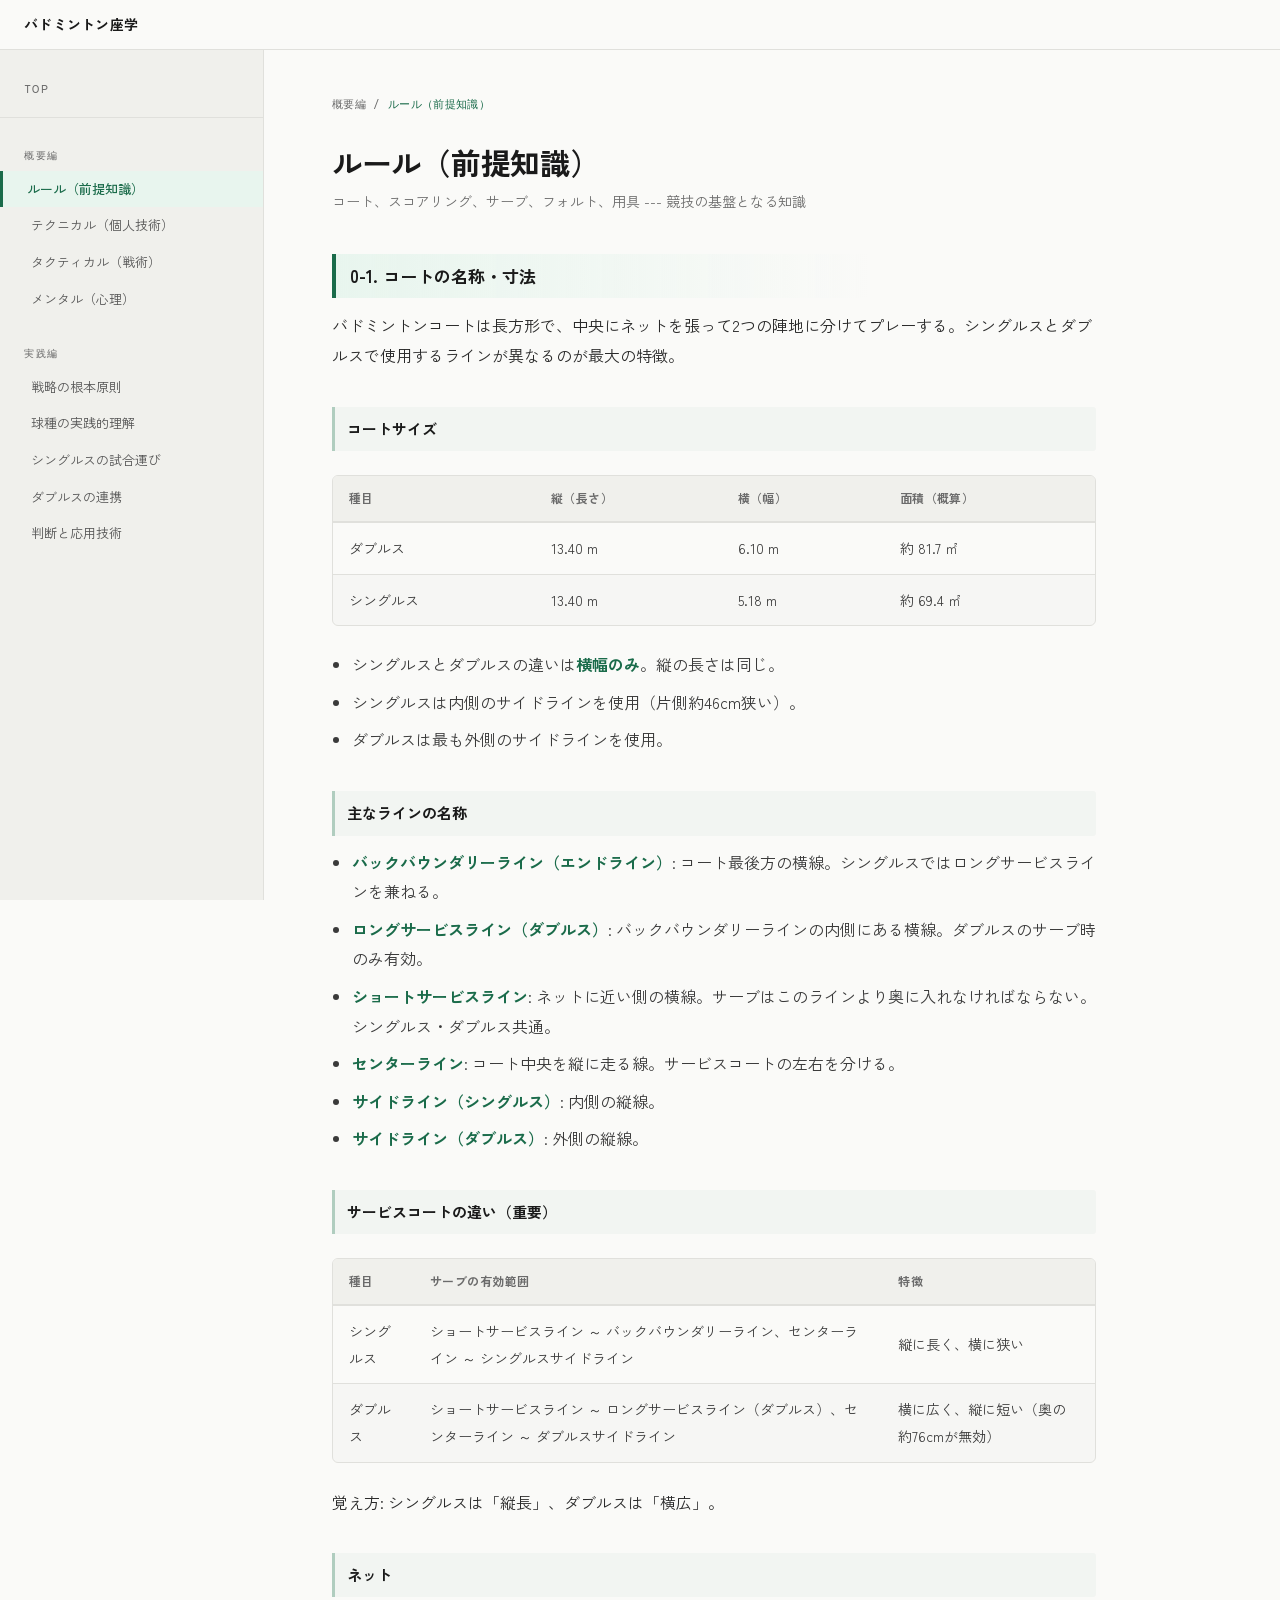
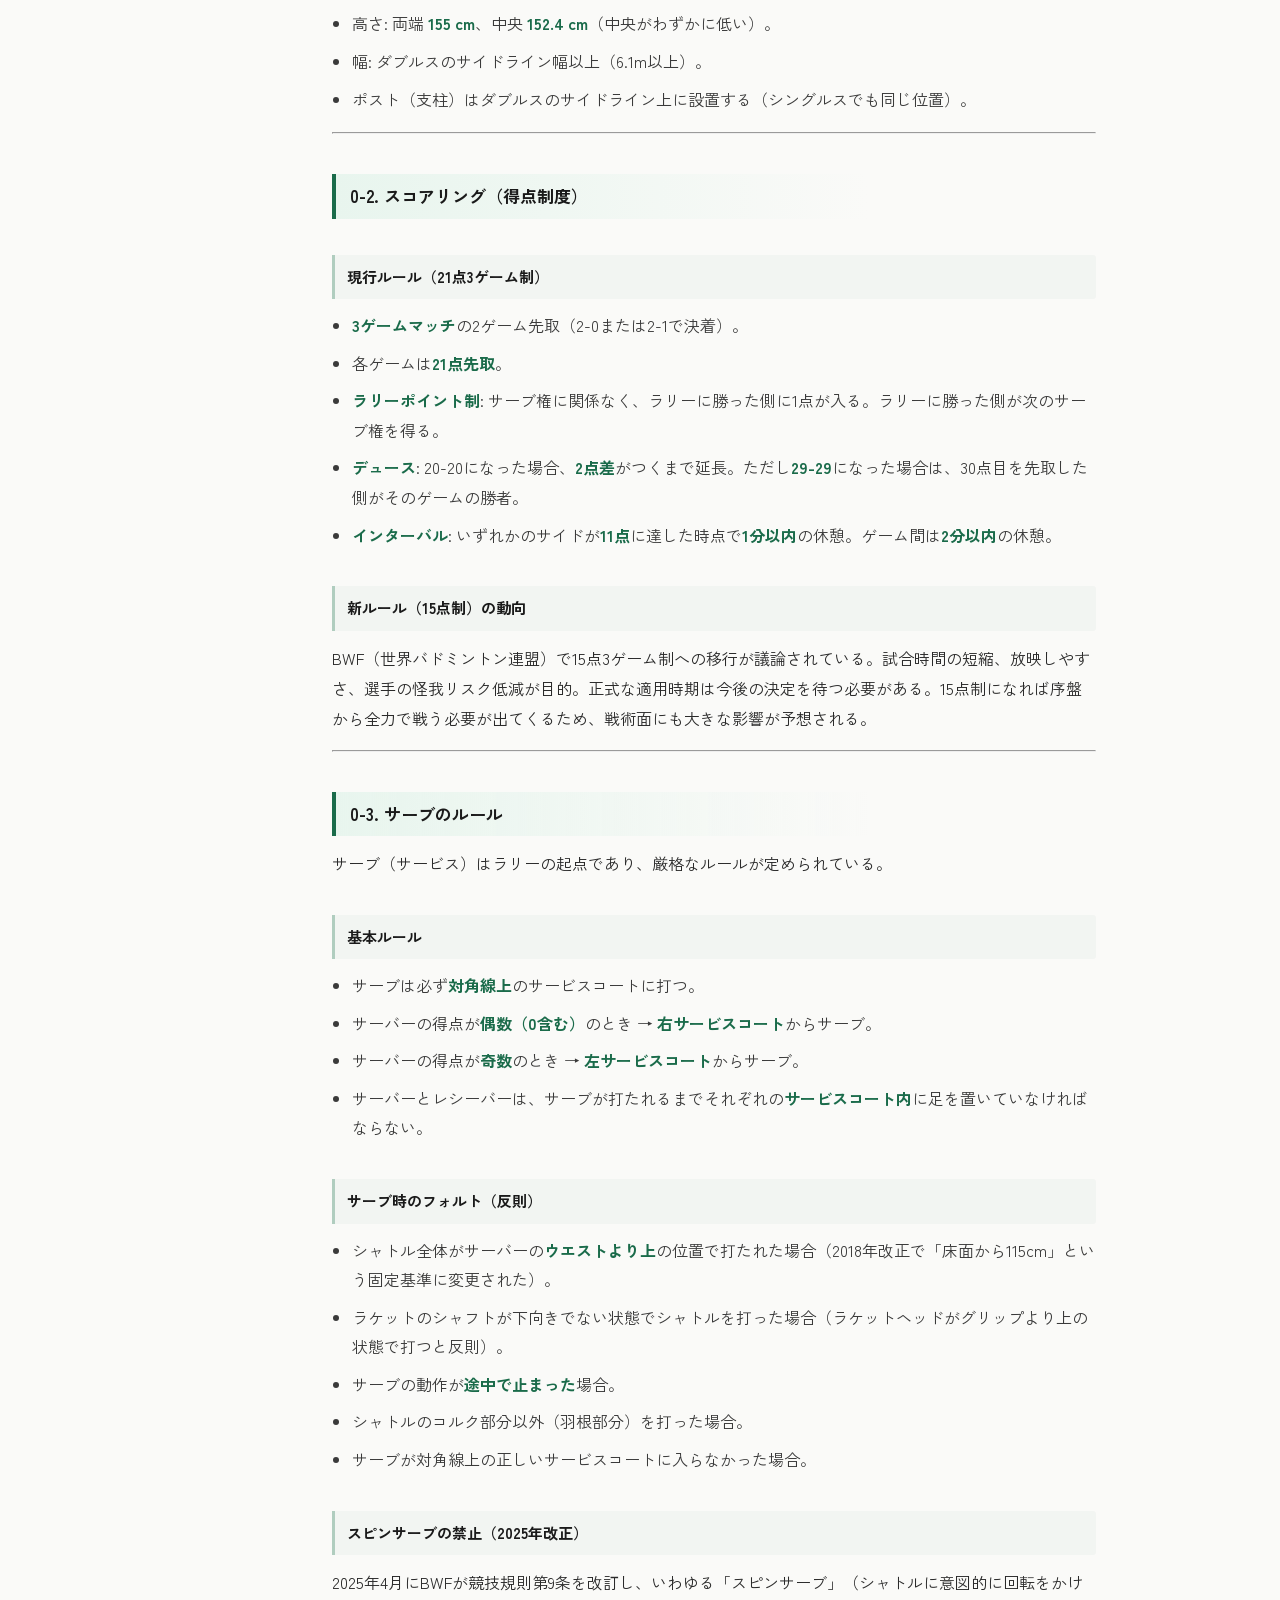
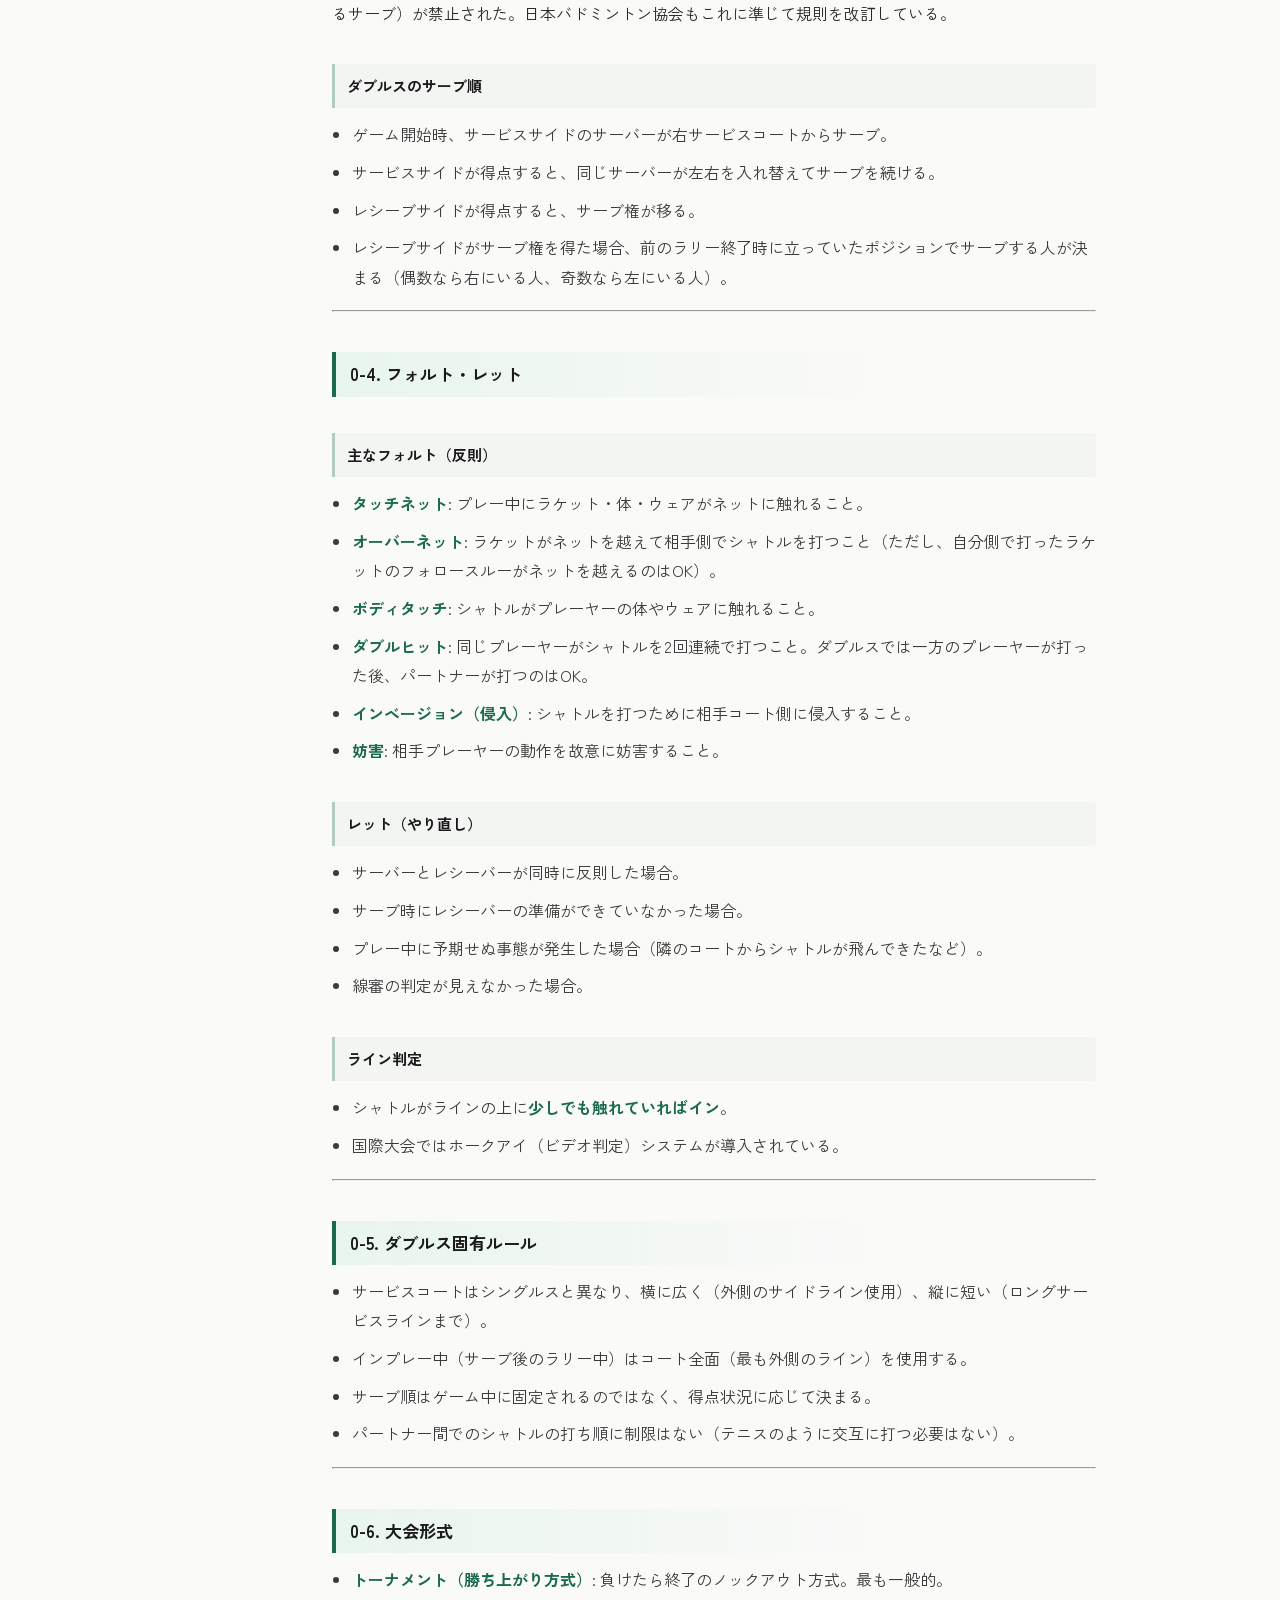
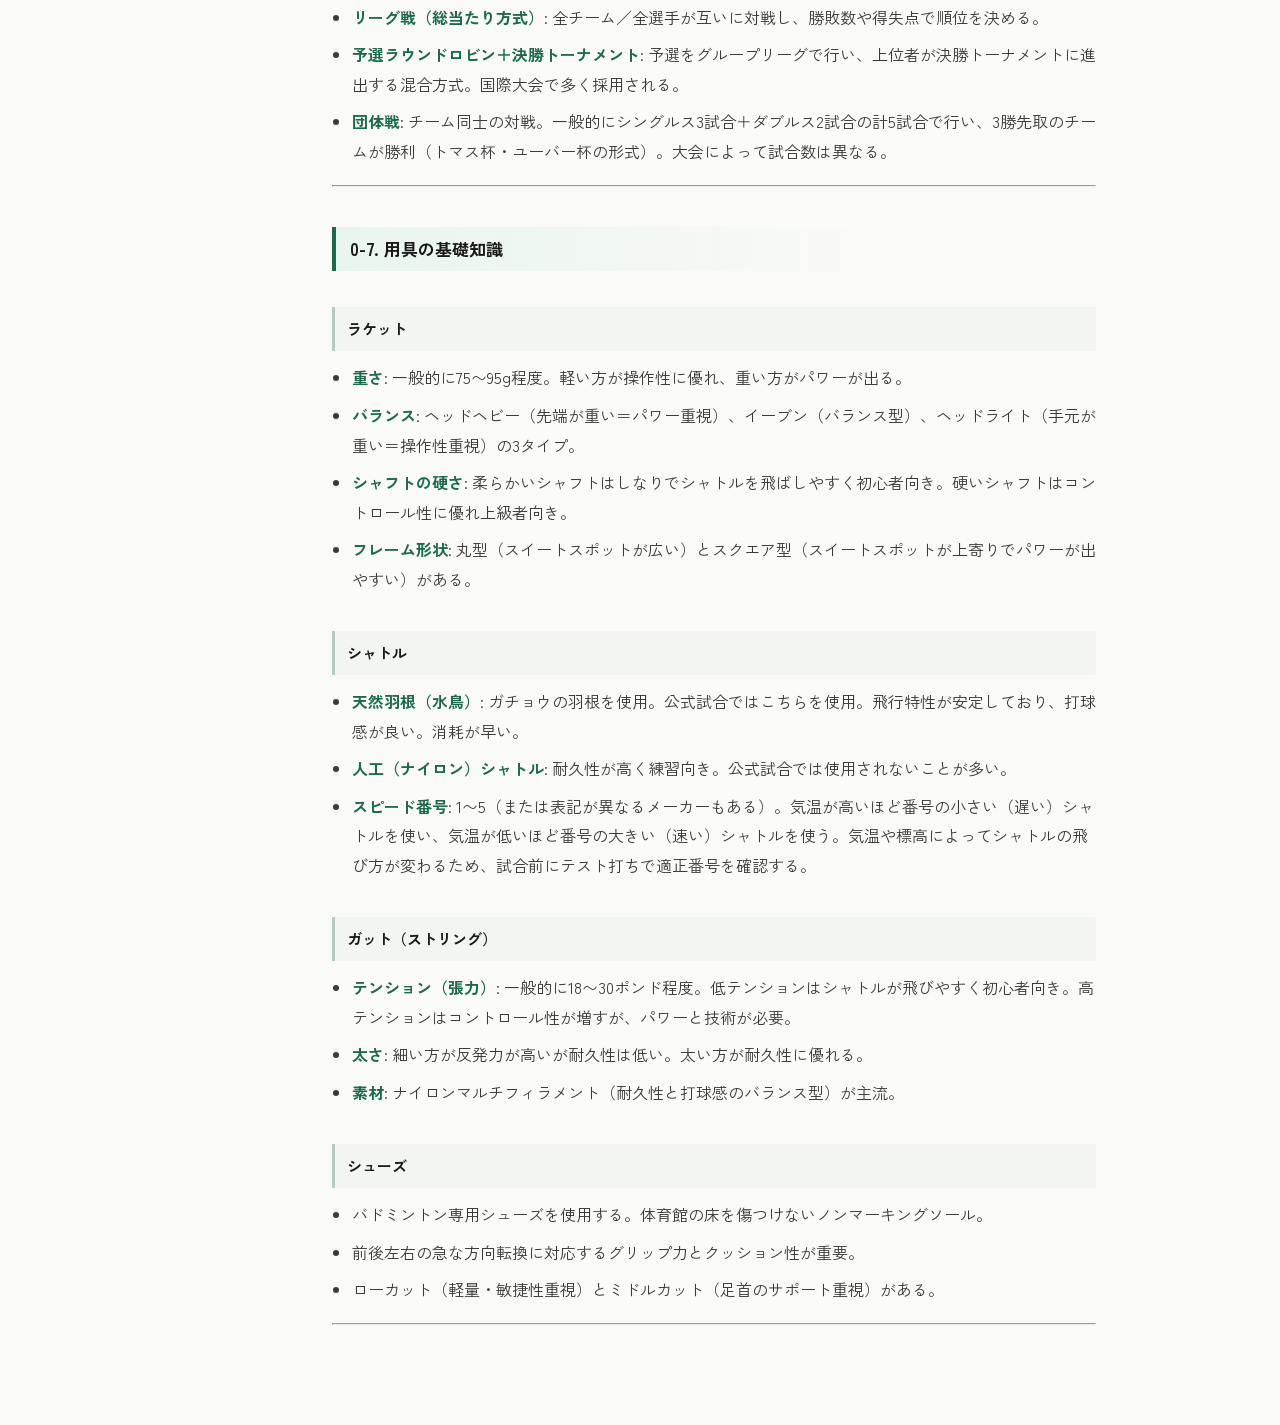
<file: rules.html>
<!DOCTYPE html>
<html lang="ja">
<head>
<meta charset="UTF-8">
<meta name="viewport" content="width=device-width, initial-scale=1.0">
<meta name="color-scheme" content="light only">
<title>ルール（前提知識） -- バドミントン座学</title>
<link rel="preconnect" href="https://fonts.googleapis.com">
<link href="https://fonts.googleapis.com/css2?family=Zen+Kaku+Gothic+New:wght@300;400;500;700&family=DM+Mono:wght@300;400;500&display=swap" rel="stylesheet">
<link rel="stylesheet" href="css/style.css">
</head>
<body>
<div class="topbar">
  <button class="mobile-toggle" onclick="document.querySelector('.sidebar').classList.toggle('open')" aria-label="menu">
    <span></span><span></span><span></span>
  </button>
  <a href="index.html" class="topbar-brand">バドミントン座学</a>
</div>
<div class="layout">
  <nav class="sidebar">
    <div class="sidebar-inner">
      <a href="index.html" class="sidebar-home">TOP</a>
      <div class="sidebar-section">
<div class="sidebar-section-title">概要編</div>
<a class="sidebar-link active" href="rules.html">ルール（前提知識）</a>
<a class="sidebar-link" href="technical.html">テクニカル（個人技術）</a>
<a class="sidebar-link" href="tactical.html">タクティカル（戦術）</a>
<a class="sidebar-link" href="mental.html">メンタル（心理）</a>
</div>
<div class="sidebar-section">
<div class="sidebar-section-title">実践編</div>
<a class="sidebar-link" href="principles.html">戦略の根本原則</a>
<a class="sidebar-link" href="shots.html">球種の実践的理解</a>
<a class="sidebar-link" href="singles.html">シングルスの試合運び</a>
<a class="sidebar-link" href="doubles.html">ダブルスの連携</a>
<a class="sidebar-link" href="framework.html">判断と応用技術</a>
</div>
    </div>
  </nav>
  
    <div class="main-content">
      <div class="breadcrumb">概要編 / <span>ルール（前提知識）</span></div>
      <h1>ルール（前提知識）</h1>
      <p class="subtitle">コート、スコアリング、サーブ、フォルト、用具 --- 競技の基盤となる知識</p>
      <div class="article-body">
        <h3 id="0-1">0-1. コートの名称・寸法</h3>
<p>バドミントンコートは長方形で、中央にネットを張って2つの陣地に分けてプレーする。シングルスとダブルスで使用するラインが異なるのが最大の特徴。</p>
<h4 id="_1">コートサイズ</h4>
<table>
<thead>
<tr>
<th>種目</th>
<th>縦（長さ）</th>
<th>横（幅）</th>
<th>面積（概算）</th>
</tr>
</thead>
<tbody>
<tr>
<td>ダブルス</td>
<td>13.40 m</td>
<td>6.10 m</td>
<td>約 81.7 ㎡</td>
</tr>
<tr>
<td>シングルス</td>
<td>13.40 m</td>
<td>5.18 m</td>
<td>約 69.4 ㎡</td>
</tr>
</tbody>
</table>
<ul>
<li>シングルスとダブルスの違いは<strong>横幅のみ</strong>。縦の長さは同じ。</li>
<li>シングルスは内側のサイドラインを使用（片側約46cm狭い）。</li>
<li>ダブルスは最も外側のサイドラインを使用。</li>
</ul>
<h4 id="_2">主なラインの名称</h4>
<ul>
<li><strong>バックバウンダリーライン（エンドライン）</strong>: コート最後方の横線。シングルスではロングサービスラインを兼ねる。</li>
<li><strong>ロングサービスライン（ダブルス）</strong>: バックバウンダリーラインの内側にある横線。ダブルスのサーブ時のみ有効。</li>
<li><strong>ショートサービスライン</strong>: ネットに近い側の横線。サーブはこのラインより奥に入れなければならない。シングルス・ダブルス共通。</li>
<li><strong>センターライン</strong>: コート中央を縦に走る線。サービスコートの左右を分ける。</li>
<li><strong>サイドライン（シングルス）</strong>: 内側の縦線。</li>
<li><strong>サイドライン（ダブルス）</strong>: 外側の縦線。</li>
</ul>
<h4 id="_3">サービスコートの違い（重要）</h4>
<table>
<thead>
<tr>
<th>種目</th>
<th>サーブの有効範囲</th>
<th>特徴</th>
</tr>
</thead>
<tbody>
<tr>
<td>シングルス</td>
<td>ショートサービスライン ～ バックバウンダリーライン、センターライン ～ シングルスサイドライン</td>
<td>縦に長く、横に狭い</td>
</tr>
<tr>
<td>ダブルス</td>
<td>ショートサービスライン ～ ロングサービスライン（ダブルス）、センターライン ～ ダブルスサイドライン</td>
<td>横に広く、縦に短い（奥の約76cmが無効）</td>
</tr>
</tbody>
</table>
<p>覚え方: シングルスは「縦長」、ダブルスは「横広」。</p>
<h4 id="_4">ネット</h4>
<ul>
<li>高さ: 両端 <strong>155 cm</strong>、中央 <strong>152.4 cm</strong>（中央がわずかに低い）。</li>
<li>幅: ダブルスのサイドライン幅以上（6.1m以上）。</li>
<li>ポスト（支柱）はダブルスのサイドライン上に設置する（シングルスでも同じ位置）。</li>
</ul>
<hr />
<h3 id="0-2">0-2. スコアリング（得点制度）</h3>
<h4 id="213">現行ルール（21点3ゲーム制）</h4>
<ul>
<li><strong>3ゲームマッチ</strong>の2ゲーム先取（2-0または2-1で決着）。</li>
<li>各ゲームは<strong>21点先取</strong>。</li>
<li><strong>ラリーポイント制</strong>: サーブ権に関係なく、ラリーに勝った側に1点が入る。ラリーに勝った側が次のサーブ権を得る。</li>
<li><strong>デュース</strong>: 20-20になった場合、<strong>2点差</strong>がつくまで延長。ただし<strong>29-29</strong>になった場合は、30点目を先取した側がそのゲームの勝者。</li>
<li><strong>インターバル</strong>: いずれかのサイドが<strong>11点</strong>に達した時点で<strong>1分以内</strong>の休憩。ゲーム間は<strong>2分以内</strong>の休憩。</li>
</ul>
<h4 id="15">新ルール（15点制）の動向</h4>
<p>BWF（世界バドミントン連盟）で15点3ゲーム制への移行が議論されている。試合時間の短縮、放映しやすさ、選手の怪我リスク低減が目的。正式な適用時期は今後の決定を待つ必要がある。15点制になれば序盤から全力で戦う必要が出てくるため、戦術面にも大きな影響が予想される。</p>
<hr />
<h3 id="0-3">0-3. サーブのルール</h3>
<p>サーブ（サービス）はラリーの起点であり、厳格なルールが定められている。</p>
<h4 id="_5">基本ルール</h4>
<ul>
<li>サーブは必ず<strong>対角線上</strong>のサービスコートに打つ。</li>
<li>サーバーの得点が<strong>偶数（0含む）</strong>のとき → <strong>右サービスコート</strong>からサーブ。</li>
<li>サーバーの得点が<strong>奇数</strong>のとき → <strong>左サービスコート</strong>からサーブ。</li>
<li>サーバーとレシーバーは、サーブが打たれるまでそれぞれの<strong>サービスコート内</strong>に足を置いていなければならない。</li>
</ul>
<h4 id="_6">サーブ時のフォルト（反則）</h4>
<ul>
<li>シャトル全体がサーバーの<strong>ウエストより上</strong>の位置で打たれた場合（2018年改正で「床面から115cm」という固定基準に変更された）。</li>
<li>ラケットのシャフトが下向きでない状態でシャトルを打った場合（ラケットヘッドがグリップより上の状態で打つと反則）。</li>
<li>サーブの動作が<strong>途中で止まった</strong>場合。</li>
<li>シャトルのコルク部分以外（羽根部分）を打った場合。</li>
<li>サーブが対角線上の正しいサービスコートに入らなかった場合。</li>
</ul>
<h4 id="2025">スピンサーブの禁止（2025年改正）</h4>
<p>2025年4月にBWFが競技規則第9条を改訂し、いわゆる「スピンサーブ」（シャトルに意図的に回転をかけるサーブ）が禁止された。日本バドミントン協会もこれに準じて規則を改訂している。</p>
<h4 id="_7">ダブルスのサーブ順</h4>
<ul>
<li>ゲーム開始時、サービスサイドのサーバーが右サービスコートからサーブ。</li>
<li>サービスサイドが得点すると、同じサーバーが左右を入れ替えてサーブを続ける。</li>
<li>レシーブサイドが得点すると、サーブ権が移る。</li>
<li>レシーブサイドがサーブ権を得た場合、前のラリー終了時に立っていたポジションでサーブする人が決まる（偶数なら右にいる人、奇数なら左にいる人）。</li>
</ul>
<hr />
<h3 id="0-4">0-4. フォルト・レット</h3>
<h4 id="_8">主なフォルト（反則）</h4>
<ul>
<li><strong>タッチネット</strong>: プレー中にラケット・体・ウェアがネットに触れること。</li>
<li><strong>オーバーネット</strong>: ラケットがネットを越えて相手側でシャトルを打つこと（ただし、自分側で打ったラケットのフォロースルーがネットを越えるのはOK）。</li>
<li><strong>ボディタッチ</strong>: シャトルがプレーヤーの体やウェアに触れること。</li>
<li><strong>ダブルヒット</strong>: 同じプレーヤーがシャトルを2回連続で打つこと。ダブルスでは一方のプレーヤーが打った後、パートナーが打つのはOK。</li>
<li><strong>インベージョン（侵入）</strong>: シャトルを打つために相手コート側に侵入すること。</li>
<li><strong>妨害</strong>: 相手プレーヤーの動作を故意に妨害すること。</li>
</ul>
<h4 id="_9">レット（やり直し）</h4>
<ul>
<li>サーバーとレシーバーが同時に反則した場合。</li>
<li>サーブ時にレシーバーの準備ができていなかった場合。</li>
<li>プレー中に予期せぬ事態が発生した場合（隣のコートからシャトルが飛んできたなど）。</li>
<li>線審の判定が見えなかった場合。</li>
</ul>
<h4 id="_10">ライン判定</h4>
<ul>
<li>シャトルがラインの上に<strong>少しでも触れていればイン</strong>。</li>
<li>国際大会ではホークアイ（ビデオ判定）システムが導入されている。</li>
</ul>
<hr />
<h3 id="0-5">0-5. ダブルス固有ルール</h3>
<ul>
<li>サービスコートはシングルスと異なり、横に広く（外側のサイドライン使用）、縦に短い（ロングサービスラインまで）。</li>
<li>インプレー中（サーブ後のラリー中）はコート全面（最も外側のライン）を使用する。</li>
<li>サーブ順はゲーム中に固定されるのではなく、得点状況に応じて決まる。</li>
<li>パートナー間でのシャトルの打ち順に制限はない（テニスのように交互に打つ必要はない）。</li>
</ul>
<hr />
<h3 id="0-6">0-6. 大会形式</h3>
<ul>
<li><strong>トーナメント（勝ち上がり方式）</strong>: 負けたら終了のノックアウト方式。最も一般的。</li>
<li><strong>リーグ戦（総当たり方式）</strong>: 全チーム／全選手が互いに対戦し、勝敗数や得失点で順位を決める。</li>
<li><strong>予選ラウンドロビン＋決勝トーナメント</strong>: 予選をグループリーグで行い、上位者が決勝トーナメントに進出する混合方式。国際大会で多く採用される。</li>
<li><strong>団体戦</strong>: チーム同士の対戦。一般的にシングルス3試合＋ダブルス2試合の計5試合で行い、3勝先取のチームが勝利（トマス杯・ユーバー杯の形式）。大会によって試合数は異なる。</li>
</ul>
<hr />
<h3 id="0-7">0-7. 用具の基礎知識</h3>
<h4 id="_11">ラケット</h4>
<ul>
<li><strong>重さ</strong>: 一般的に75〜95g程度。軽い方が操作性に優れ、重い方がパワーが出る。</li>
<li><strong>バランス</strong>: ヘッドヘビー（先端が重い＝パワー重視）、イーブン（バランス型）、ヘッドライト（手元が重い＝操作性重視）の3タイプ。</li>
<li><strong>シャフトの硬さ</strong>: 柔らかいシャフトはしなりでシャトルを飛ばしやすく初心者向き。硬いシャフトはコントロール性に優れ上級者向き。</li>
<li><strong>フレーム形状</strong>: 丸型（スイートスポットが広い）とスクエア型（スイートスポットが上寄りでパワーが出やすい）がある。</li>
</ul>
<h4 id="_12">シャトル</h4>
<ul>
<li><strong>天然羽根（水鳥）</strong>: ガチョウの羽根を使用。公式試合ではこちらを使用。飛行特性が安定しており、打球感が良い。消耗が早い。</li>
<li><strong>人工（ナイロン）シャトル</strong>: 耐久性が高く練習向き。公式試合では使用されないことが多い。</li>
<li><strong>スピード番号</strong>: 1〜5（または表記が異なるメーカーもある）。気温が高いほど番号の小さい（遅い）シャトルを使い、気温が低いほど番号の大きい（速い）シャトルを使う。気温や標高によってシャトルの飛び方が変わるため、試合前にテスト打ちで適正番号を確認する。</li>
</ul>
<h4 id="_13">ガット（ストリング）</h4>
<ul>
<li><strong>テンション（張力）</strong>: 一般的に18〜30ポンド程度。低テンションはシャトルが飛びやすく初心者向き。高テンションはコントロール性が増すが、パワーと技術が必要。</li>
<li><strong>太さ</strong>: 細い方が反発力が高いが耐久性は低い。太い方が耐久性に優れる。</li>
<li><strong>素材</strong>: ナイロンマルチフィラメント（耐久性と打球感のバランス型）が主流。</li>
</ul>
<h4 id="_14">シューズ</h4>
<ul>
<li>バドミントン専用シューズを使用する。体育館の床を傷つけないノンマーキングソール。</li>
<li>前後左右の急な方向転換に対応するグリップ力とクッション性が重要。</li>
<li>ローカット（軽量・敏捷性重視）とミドルカット（足首のサポート重視）がある。</li>
</ul>
<hr />
      </div>
    </div>
    
</div>
<button class="back-to-top" onclick="window.scrollTo({top:0,behavior:'smooth'})" aria-label="トップに戻る">↑</button>
<script>
(function(){var b=document.querySelector('.back-to-top');window.addEventListener('scroll',function(){b.classList.toggle('visible',window.scrollY>300)})})();
</script>
</body>
</html>
</file>
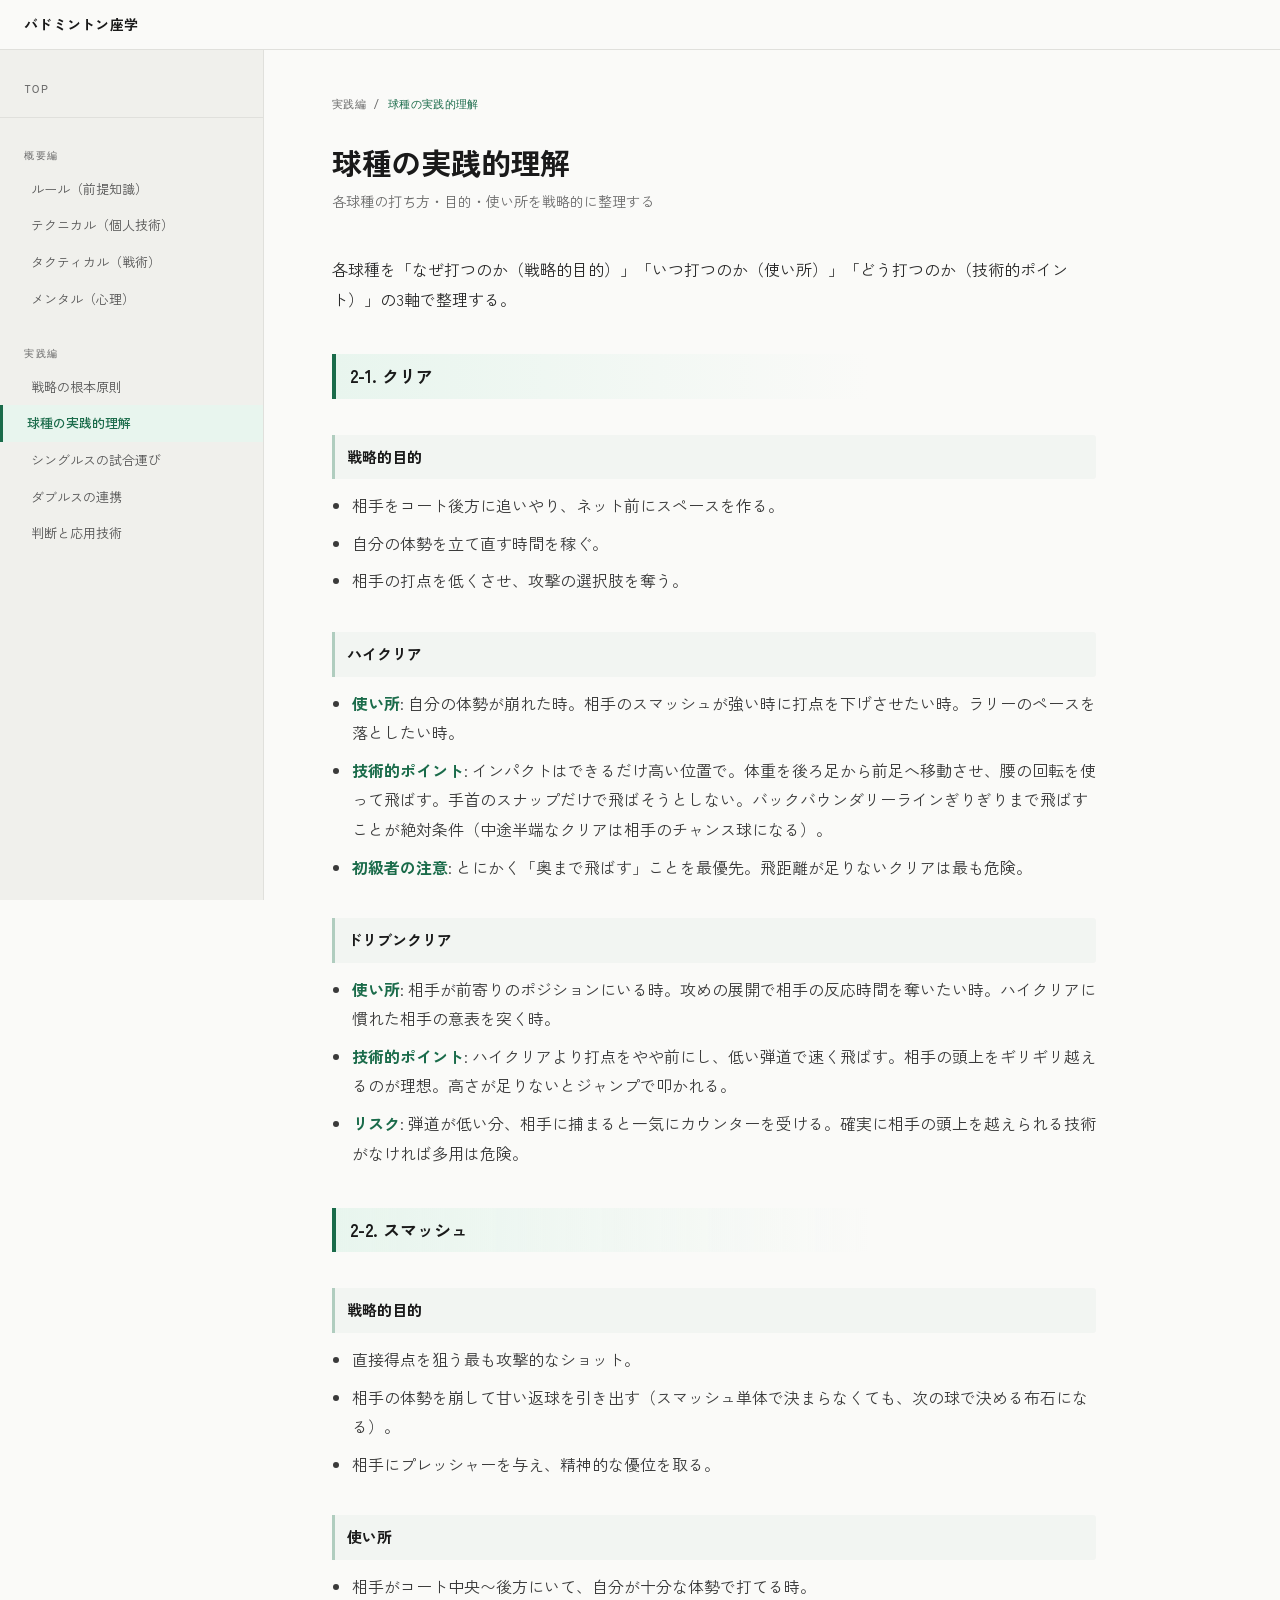
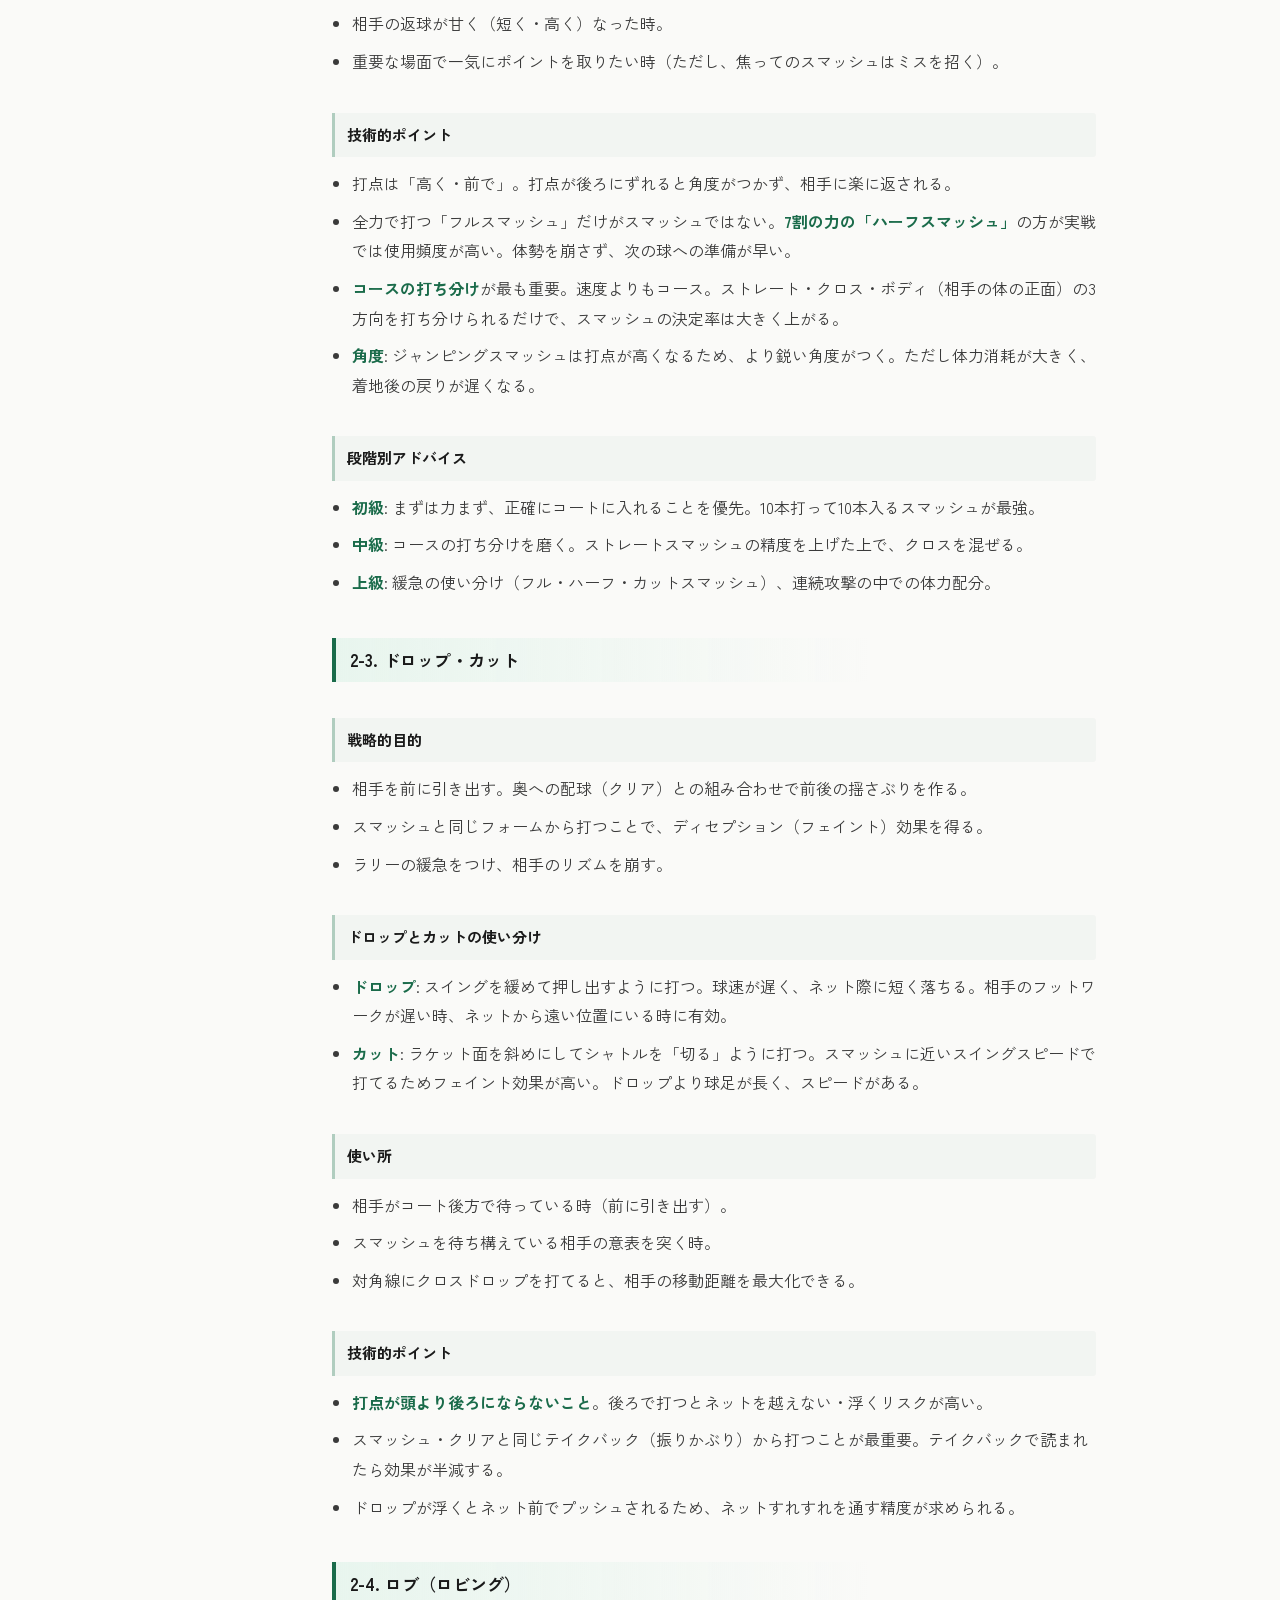
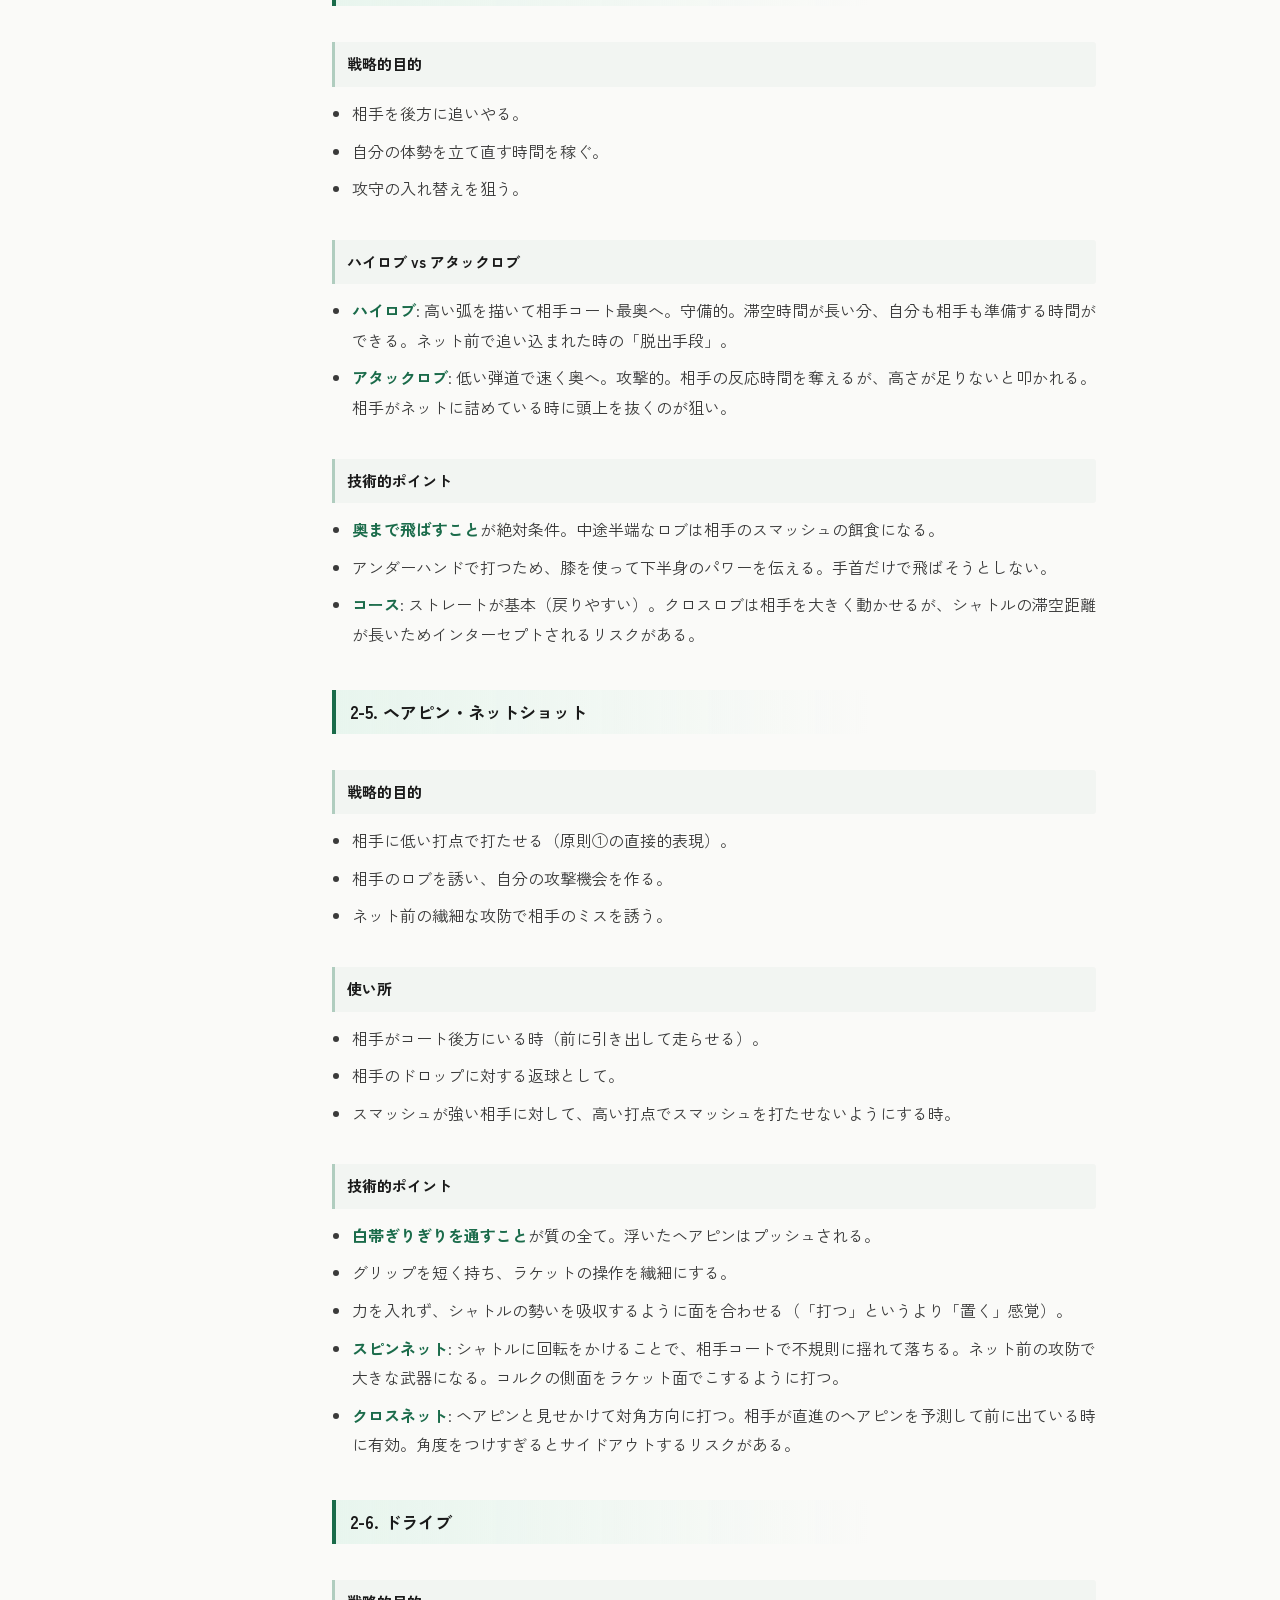
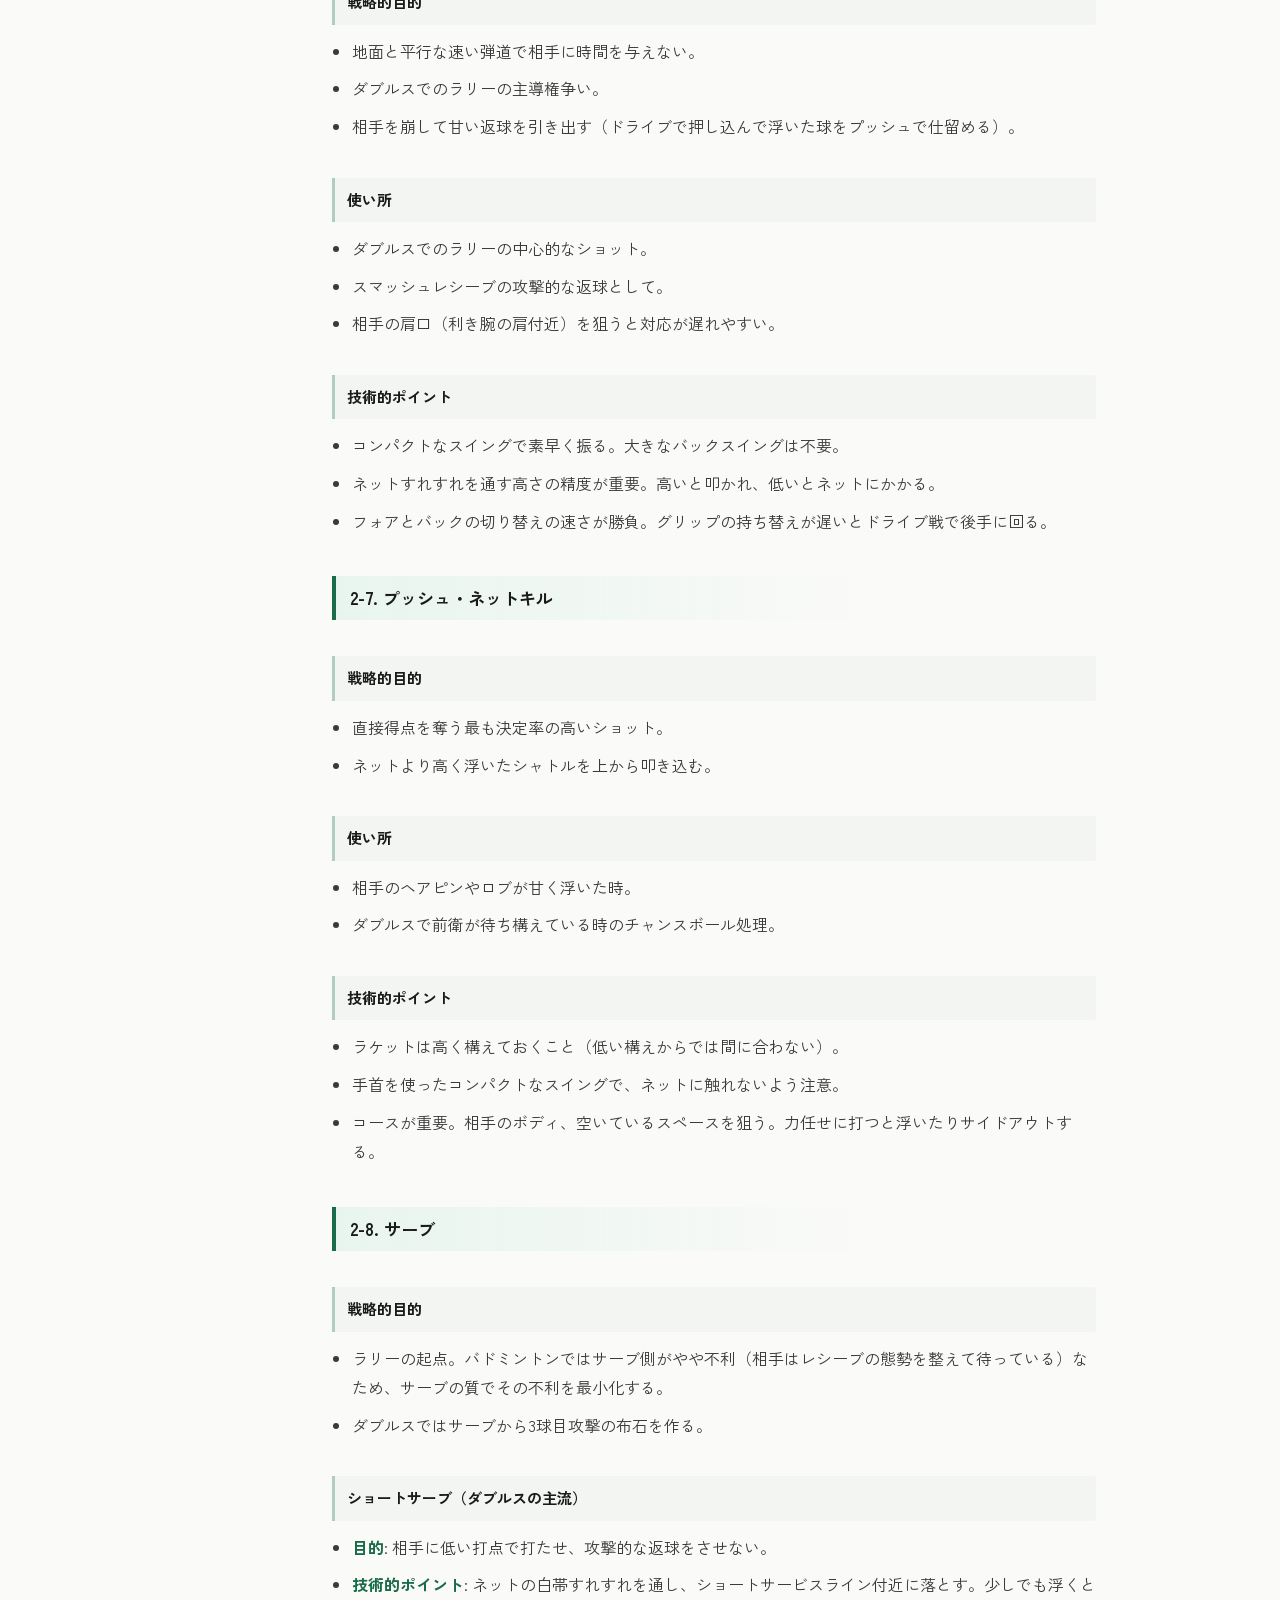
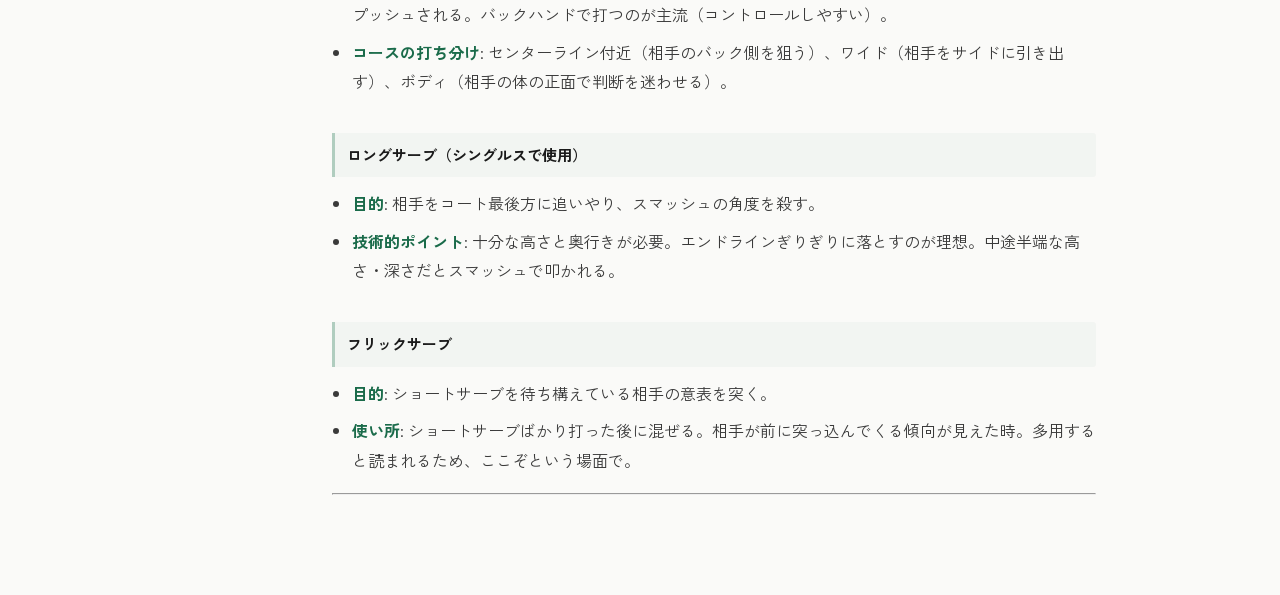
<file: shots.html>
<!DOCTYPE html>
<html lang="ja">
<head>
<meta charset="UTF-8">
<meta name="viewport" content="width=device-width, initial-scale=1.0">
<meta name="color-scheme" content="light only">
<title>球種の実践的理解 -- バドミントン座学</title>
<link rel="preconnect" href="https://fonts.googleapis.com">
<link href="https://fonts.googleapis.com/css2?family=Zen+Kaku+Gothic+New:wght@300;400;500;700&family=DM+Mono:wght@300;400;500&display=swap" rel="stylesheet">
<link rel="stylesheet" href="css/style.css">
</head>
<body>
<div class="topbar">
  <button class="mobile-toggle" onclick="document.querySelector('.sidebar').classList.toggle('open')" aria-label="menu">
    <span></span><span></span><span></span>
  </button>
  <a href="index.html" class="topbar-brand">バドミントン座学</a>
</div>
<div class="layout">
  <nav class="sidebar">
    <div class="sidebar-inner">
      <a href="index.html" class="sidebar-home">TOP</a>
      <div class="sidebar-section">
<div class="sidebar-section-title">概要編</div>
<a class="sidebar-link" href="rules.html">ルール（前提知識）</a>
<a class="sidebar-link" href="technical.html">テクニカル（個人技術）</a>
<a class="sidebar-link" href="tactical.html">タクティカル（戦術）</a>
<a class="sidebar-link" href="mental.html">メンタル（心理）</a>
</div>
<div class="sidebar-section">
<div class="sidebar-section-title">実践編</div>
<a class="sidebar-link" href="principles.html">戦略の根本原則</a>
<a class="sidebar-link active" href="shots.html">球種の実践的理解</a>
<a class="sidebar-link" href="singles.html">シングルスの試合運び</a>
<a class="sidebar-link" href="doubles.html">ダブルスの連携</a>
<a class="sidebar-link" href="framework.html">判断と応用技術</a>
</div>
    </div>
  </nav>
  
    <div class="main-content">
      <div class="breadcrumb">実践編 / <span>球種の実践的理解</span></div>
      <h1>球種の実践的理解</h1>
      <p class="subtitle">各球種の打ち方・目的・使い所を戦略的に整理する</p>
      <div class="article-body">
        <p>各球種を「なぜ打つのか（戦略的目的）」「いつ打つのか（使い所）」「どう打つのか（技術的ポイント）」の3軸で整理する。</p>
<h3 id="2-1">2-1. クリア</h3>
<h4 id="_1">戦略的目的</h4>
<ul>
<li>相手をコート後方に追いやり、ネット前にスペースを作る。</li>
<li>自分の体勢を立て直す時間を稼ぐ。</li>
<li>相手の打点を低くさせ、攻撃の選択肢を奪う。</li>
</ul>
<h4 id="_2">ハイクリア</h4>
<ul>
<li><strong>使い所</strong>: 自分の体勢が崩れた時。相手のスマッシュが強い時に打点を下げさせたい時。ラリーのペースを落としたい時。</li>
<li><strong>技術的ポイント</strong>: インパクトはできるだけ高い位置で。体重を後ろ足から前足へ移動させ、腰の回転を使って飛ばす。手首のスナップだけで飛ばそうとしない。バックバウンダリーラインぎりぎりまで飛ばすことが絶対条件（中途半端なクリアは相手のチャンス球になる）。</li>
<li><strong>初級者の注意</strong>: とにかく「奥まで飛ばす」ことを最優先。飛距離が足りないクリアは最も危険。</li>
</ul>
<h4 id="_3">ドリブンクリア</h4>
<ul>
<li><strong>使い所</strong>: 相手が前寄りのポジションにいる時。攻めの展開で相手の反応時間を奪いたい時。ハイクリアに慣れた相手の意表を突く時。</li>
<li><strong>技術的ポイント</strong>: ハイクリアより打点をやや前にし、低い弾道で速く飛ばす。相手の頭上をギリギリ越えるのが理想。高さが足りないとジャンプで叩かれる。</li>
<li><strong>リスク</strong>: 弾道が低い分、相手に捕まると一気にカウンターを受ける。確実に相手の頭上を越えられる技術がなければ多用は危険。</li>
</ul>
<h3 id="2-2">2-2. スマッシュ</h3>
<h4 id="_4">戦略的目的</h4>
<ul>
<li>直接得点を狙う最も攻撃的なショット。</li>
<li>相手の体勢を崩して甘い返球を引き出す（スマッシュ単体で決まらなくても、次の球で決める布石になる）。</li>
<li>相手にプレッシャーを与え、精神的な優位を取る。</li>
</ul>
<h4 id="_5">使い所</h4>
<ul>
<li>相手がコート中央〜後方にいて、自分が十分な体勢で打てる時。</li>
<li>相手の返球が甘く（短く・高く）なった時。</li>
<li>重要な場面で一気にポイントを取りたい時（ただし、焦ってのスマッシュはミスを招く）。</li>
</ul>
<h4 id="_6">技術的ポイント</h4>
<ul>
<li>打点は「高く・前で」。打点が後ろにずれると角度がつかず、相手に楽に返される。</li>
<li>全力で打つ「フルスマッシュ」だけがスマッシュではない。<strong>7割の力の「ハーフスマッシュ」</strong>の方が実戦では使用頻度が高い。体勢を崩さず、次の球への準備が早い。</li>
<li><strong>コースの打ち分け</strong>が最も重要。速度よりもコース。ストレート・クロス・ボディ（相手の体の正面）の3方向を打ち分けられるだけで、スマッシュの決定率は大きく上がる。</li>
<li><strong>角度</strong>: ジャンピングスマッシュは打点が高くなるため、より鋭い角度がつく。ただし体力消耗が大きく、着地後の戻りが遅くなる。</li>
</ul>
<h4 id="_7">段階別アドバイス</h4>
<ul>
<li><strong>初級</strong>: まずは力まず、正確にコートに入れることを優先。10本打って10本入るスマッシュが最強。</li>
<li><strong>中級</strong>: コースの打ち分けを磨く。ストレートスマッシュの精度を上げた上で、クロスを混ぜる。</li>
<li><strong>上級</strong>: 緩急の使い分け（フル・ハーフ・カットスマッシュ）、連続攻撃の中での体力配分。</li>
</ul>
<h3 id="2-3">2-3. ドロップ・カット</h3>
<h4 id="_8">戦略的目的</h4>
<ul>
<li>相手を前に引き出す。奥への配球（クリア）との組み合わせで前後の揺さぶりを作る。</li>
<li>スマッシュと同じフォームから打つことで、ディセプション（フェイント）効果を得る。</li>
<li>ラリーの緩急をつけ、相手のリズムを崩す。</li>
</ul>
<h4 id="_9">ドロップとカットの使い分け</h4>
<ul>
<li><strong>ドロップ</strong>: スイングを緩めて押し出すように打つ。球速が遅く、ネット際に短く落ちる。相手のフットワークが遅い時、ネットから遠い位置にいる時に有効。</li>
<li><strong>カット</strong>: ラケット面を斜めにしてシャトルを「切る」ように打つ。スマッシュに近いスイングスピードで打てるためフェイント効果が高い。ドロップより球足が長く、スピードがある。</li>
</ul>
<h4 id="_10">使い所</h4>
<ul>
<li>相手がコート後方で待っている時（前に引き出す）。</li>
<li>スマッシュを待ち構えている相手の意表を突く時。</li>
<li>対角線にクロスドロップを打てると、相手の移動距離を最大化できる。</li>
</ul>
<h4 id="_11">技術的ポイント</h4>
<ul>
<li><strong>打点が頭より後ろにならないこと</strong>。後ろで打つとネットを越えない・浮くリスクが高い。</li>
<li>スマッシュ・クリアと同じテイクバック（振りかぶり）から打つことが最重要。テイクバックで読まれたら効果が半減する。</li>
<li>ドロップが浮くとネット前でプッシュされるため、ネットすれすれを通す精度が求められる。</li>
</ul>
<h3 id="2-4">2-4. ロブ（ロビング）</h3>
<h4 id="_12">戦略的目的</h4>
<ul>
<li>相手を後方に追いやる。</li>
<li>自分の体勢を立て直す時間を稼ぐ。</li>
<li>攻守の入れ替えを狙う。</li>
</ul>
<h4 id="vs">ハイロブ vs アタックロブ</h4>
<ul>
<li><strong>ハイロブ</strong>: 高い弧を描いて相手コート最奥へ。守備的。滞空時間が長い分、自分も相手も準備する時間ができる。ネット前で追い込まれた時の「脱出手段」。</li>
<li><strong>アタックロブ</strong>: 低い弾道で速く奥へ。攻撃的。相手の反応時間を奪えるが、高さが足りないと叩かれる。相手がネットに詰めている時に頭上を抜くのが狙い。</li>
</ul>
<h4 id="_13">技術的ポイント</h4>
<ul>
<li><strong>奥まで飛ばすこと</strong>が絶対条件。中途半端なロブは相手のスマッシュの餌食になる。</li>
<li>アンダーハンドで打つため、膝を使って下半身のパワーを伝える。手首だけで飛ばそうとしない。</li>
<li><strong>コース</strong>: ストレートが基本（戻りやすい）。クロスロブは相手を大きく動かせるが、シャトルの滞空距離が長いためインターセプトされるリスクがある。</li>
</ul>
<h3 id="2-5">2-5. ヘアピン・ネットショット</h3>
<h4 id="_14">戦略的目的</h4>
<ul>
<li>相手に低い打点で打たせる（原則①の直接的表現）。</li>
<li>相手のロブを誘い、自分の攻撃機会を作る。</li>
<li>ネット前の繊細な攻防で相手のミスを誘う。</li>
</ul>
<h4 id="_15">使い所</h4>
<ul>
<li>相手がコート後方にいる時（前に引き出して走らせる）。</li>
<li>相手のドロップに対する返球として。</li>
<li>スマッシュが強い相手に対して、高い打点でスマッシュを打たせないようにする時。</li>
</ul>
<h4 id="_16">技術的ポイント</h4>
<ul>
<li><strong>白帯ぎりぎりを通すこと</strong>が質の全て。浮いたヘアピンはプッシュされる。</li>
<li>グリップを短く持ち、ラケットの操作を繊細にする。</li>
<li>力を入れず、シャトルの勢いを吸収するように面を合わせる（「打つ」というより「置く」感覚）。</li>
<li><strong>スピンネット</strong>: シャトルに回転をかけることで、相手コートで不規則に揺れて落ちる。ネット前の攻防で大きな武器になる。コルクの側面をラケット面でこするように打つ。</li>
<li><strong>クロスネット</strong>: ヘアピンと見せかけて対角方向に打つ。相手が直進のヘアピンを予測して前に出ている時に有効。角度をつけすぎるとサイドアウトするリスクがある。</li>
</ul>
<h3 id="2-6">2-6. ドライブ</h3>
<h4 id="_17">戦略的目的</h4>
<ul>
<li>地面と平行な速い弾道で相手に時間を与えない。</li>
<li>ダブルスでのラリーの主導権争い。</li>
<li>相手を崩して甘い返球を引き出す（ドライブで押し込んで浮いた球をプッシュで仕留める）。</li>
</ul>
<h4 id="_18">使い所</h4>
<ul>
<li>ダブルスでのラリーの中心的なショット。</li>
<li>スマッシュレシーブの攻撃的な返球として。</li>
<li>相手の肩口（利き腕の肩付近）を狙うと対応が遅れやすい。</li>
</ul>
<h4 id="_19">技術的ポイント</h4>
<ul>
<li>コンパクトなスイングで素早く振る。大きなバックスイングは不要。</li>
<li>ネットすれすれを通す高さの精度が重要。高いと叩かれ、低いとネットにかかる。</li>
<li>フォアとバックの切り替えの速さが勝負。グリップの持ち替えが遅いとドライブ戦で後手に回る。</li>
</ul>
<h3 id="2-7">2-7. プッシュ・ネットキル</h3>
<h4 id="_20">戦略的目的</h4>
<ul>
<li>直接得点を奪う最も決定率の高いショット。</li>
<li>ネットより高く浮いたシャトルを上から叩き込む。</li>
</ul>
<h4 id="_21">使い所</h4>
<ul>
<li>相手のヘアピンやロブが甘く浮いた時。</li>
<li>ダブルスで前衛が待ち構えている時のチャンスボール処理。</li>
</ul>
<h4 id="_22">技術的ポイント</h4>
<ul>
<li>ラケットは高く構えておくこと（低い構えからでは間に合わない）。</li>
<li>手首を使ったコンパクトなスイングで、ネットに触れないよう注意。</li>
<li>コースが重要。相手のボディ、空いているスペースを狙う。力任せに打つと浮いたりサイドアウトする。</li>
</ul>
<h3 id="2-8">2-8. サーブ</h3>
<h4 id="_23">戦略的目的</h4>
<ul>
<li>ラリーの起点。バドミントンではサーブ側がやや不利（相手はレシーブの態勢を整えて待っている）なため、サーブの質でその不利を最小化する。</li>
<li>ダブルスではサーブから3球目攻撃の布石を作る。</li>
</ul>
<h4 id="_24">ショートサーブ（ダブルスの主流）</h4>
<ul>
<li><strong>目的</strong>: 相手に低い打点で打たせ、攻撃的な返球をさせない。</li>
<li><strong>技術的ポイント</strong>: ネットの白帯すれすれを通し、ショートサービスライン付近に落とす。少しでも浮くとプッシュされる。バックハンドで打つのが主流（コントロールしやすい）。</li>
<li><strong>コースの打ち分け</strong>: センターライン付近（相手のバック側を狙う）、ワイド（相手をサイドに引き出す）、ボディ（相手の体の正面で判断を迷わせる）。</li>
</ul>
<h4 id="_25">ロングサーブ（シングルスで使用）</h4>
<ul>
<li><strong>目的</strong>: 相手をコート最後方に追いやり、スマッシュの角度を殺す。</li>
<li><strong>技術的ポイント</strong>: 十分な高さと奥行きが必要。エンドラインぎりぎりに落とすのが理想。中途半端な高さ・深さだとスマッシュで叩かれる。</li>
</ul>
<h4 id="_26">フリックサーブ</h4>
<ul>
<li><strong>目的</strong>: ショートサーブを待ち構えている相手の意表を突く。</li>
<li><strong>使い所</strong>: ショートサーブばかり打った後に混ぜる。相手が前に突っ込んでくる傾向が見えた時。多用すると読まれるため、ここぞという場面で。</li>
</ul>
<hr />
      </div>
    </div>
    
</div>
<button class="back-to-top" onclick="window.scrollTo({top:0,behavior:'smooth'})" aria-label="トップに戻る">↑</button>
<script>
(function(){var b=document.querySelector('.back-to-top');window.addEventListener('scroll',function(){b.classList.toggle('visible',window.scrollY>300)})})();
</script>
</body>
</html>
</file>
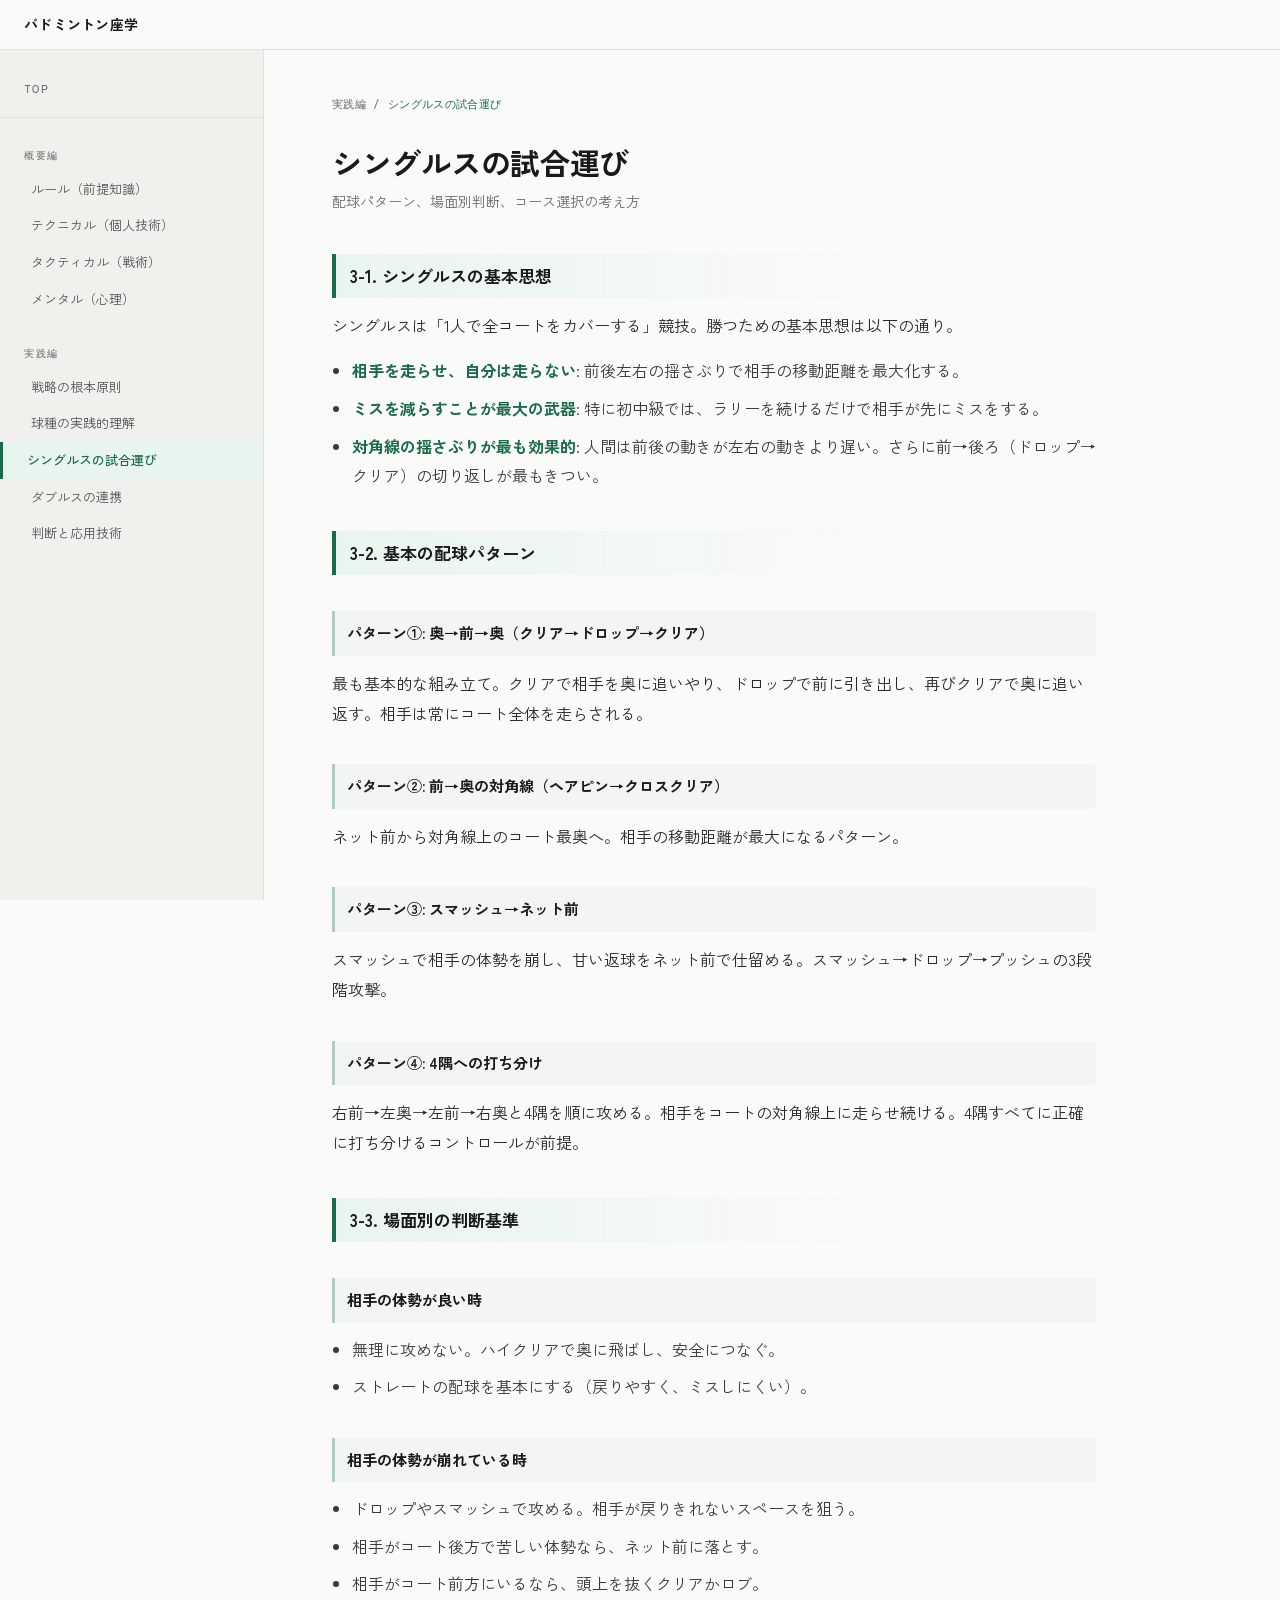
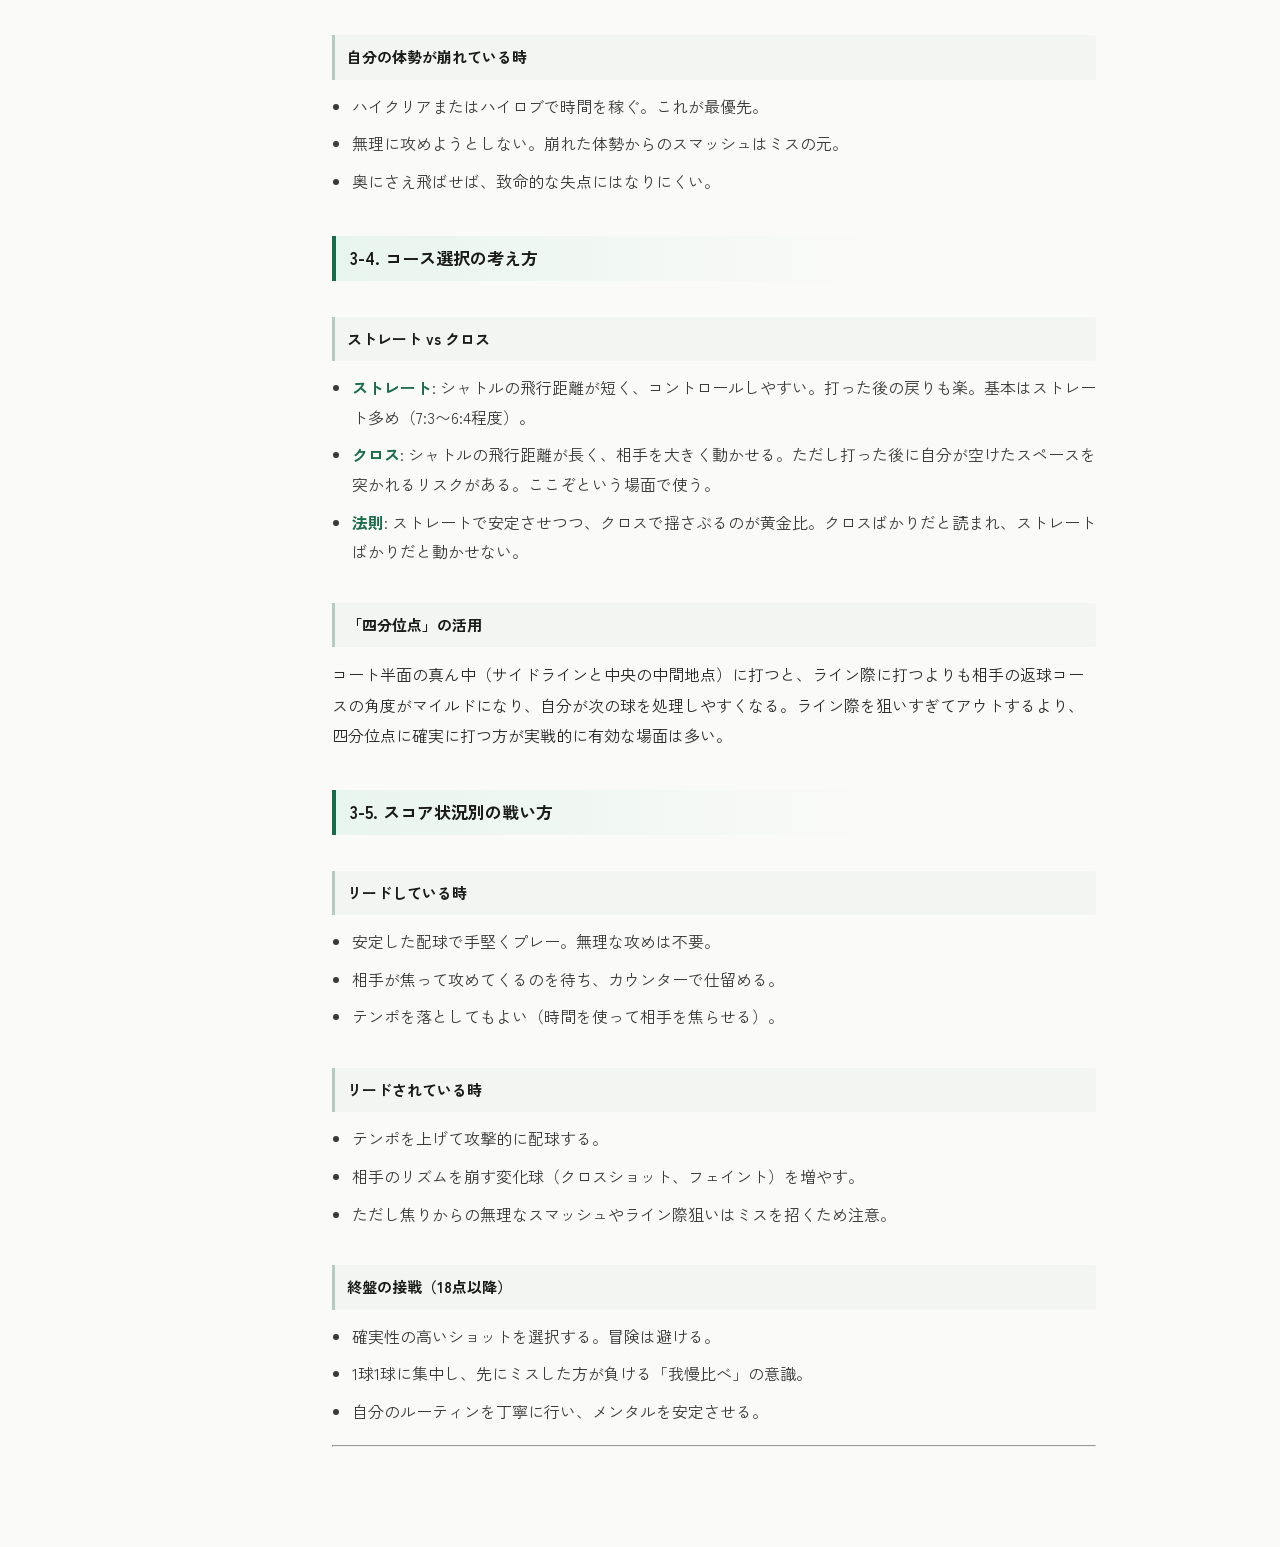
<file: singles.html>
<!DOCTYPE html>
<html lang="ja">
<head>
<meta charset="UTF-8">
<meta name="viewport" content="width=device-width, initial-scale=1.0">
<meta name="color-scheme" content="light only">
<title>シングルスの試合運び -- バドミントン座学</title>
<link rel="preconnect" href="https://fonts.googleapis.com">
<link href="https://fonts.googleapis.com/css2?family=Zen+Kaku+Gothic+New:wght@300;400;500;700&family=DM+Mono:wght@300;400;500&display=swap" rel="stylesheet">
<link rel="stylesheet" href="css/style.css">
</head>
<body>
<div class="topbar">
  <button class="mobile-toggle" onclick="document.querySelector('.sidebar').classList.toggle('open')" aria-label="menu">
    <span></span><span></span><span></span>
  </button>
  <a href="index.html" class="topbar-brand">バドミントン座学</a>
</div>
<div class="layout">
  <nav class="sidebar">
    <div class="sidebar-inner">
      <a href="index.html" class="sidebar-home">TOP</a>
      <div class="sidebar-section">
<div class="sidebar-section-title">概要編</div>
<a class="sidebar-link" href="rules.html">ルール（前提知識）</a>
<a class="sidebar-link" href="technical.html">テクニカル（個人技術）</a>
<a class="sidebar-link" href="tactical.html">タクティカル（戦術）</a>
<a class="sidebar-link" href="mental.html">メンタル（心理）</a>
</div>
<div class="sidebar-section">
<div class="sidebar-section-title">実践編</div>
<a class="sidebar-link" href="principles.html">戦略の根本原則</a>
<a class="sidebar-link" href="shots.html">球種の実践的理解</a>
<a class="sidebar-link active" href="singles.html">シングルスの試合運び</a>
<a class="sidebar-link" href="doubles.html">ダブルスの連携</a>
<a class="sidebar-link" href="framework.html">判断と応用技術</a>
</div>
    </div>
  </nav>
  
    <div class="main-content">
      <div class="breadcrumb">実践編 / <span>シングルスの試合運び</span></div>
      <h1>シングルスの試合運び</h1>
      <p class="subtitle">配球パターン、場面別判断、コース選択の考え方</p>
      <div class="article-body">
        <h3 id="3-1">3-1. シングルスの基本思想</h3>
<p>シングルスは「1人で全コートをカバーする」競技。勝つための基本思想は以下の通り。</p>
<ul>
<li><strong>相手を走らせ、自分は走らない</strong>: 前後左右の揺さぶりで相手の移動距離を最大化する。</li>
<li><strong>ミスを減らすことが最大の武器</strong>: 特に初中級では、ラリーを続けるだけで相手が先にミスをする。</li>
<li><strong>対角線の揺さぶりが最も効果的</strong>: 人間は前後の動きが左右の動きより遅い。さらに前→後ろ（ドロップ→クリア）の切り返しが最もきつい。</li>
</ul>
<h3 id="3-2">3-2. 基本の配球パターン</h3>
<h4 id="1">パターン①: 奥→前→奥（クリア→ドロップ→クリア）</h4>
<p>最も基本的な組み立て。クリアで相手を奥に追いやり、ドロップで前に引き出し、再びクリアで奥に追い返す。相手は常にコート全体を走らされる。</p>
<h4 id="2">パターン②: 前→奥の対角線（ヘアピン→クロスクリア）</h4>
<p>ネット前から対角線上のコート最奥へ。相手の移動距離が最大になるパターン。</p>
<h4 id="3">パターン③: スマッシュ→ネット前</h4>
<p>スマッシュで相手の体勢を崩し、甘い返球をネット前で仕留める。スマッシュ→ドロップ→プッシュの3段階攻撃。</p>
<h4 id="4-4">パターン④: 4隅への打ち分け</h4>
<p>右前→左奥→左前→右奥と4隅を順に攻める。相手をコートの対角線上に走らせ続ける。4隅すべてに正確に打ち分けるコントロールが前提。</p>
<h3 id="3-3">3-3. 場面別の判断基準</h3>
<h4 id="_1">相手の体勢が良い時</h4>
<ul>
<li>無理に攻めない。ハイクリアで奥に飛ばし、安全につなぐ。</li>
<li>ストレートの配球を基本にする（戻りやすく、ミスしにくい）。</li>
</ul>
<h4 id="_2">相手の体勢が崩れている時</h4>
<ul>
<li>ドロップやスマッシュで攻める。相手が戻りきれないスペースを狙う。</li>
<li>相手がコート後方で苦しい体勢なら、ネット前に落とす。</li>
<li>相手がコート前方にいるなら、頭上を抜くクリアかロブ。</li>
</ul>
<h4 id="_3">自分の体勢が崩れている時</h4>
<ul>
<li>ハイクリアまたはハイロブで時間を稼ぐ。これが最優先。</li>
<li>無理に攻めようとしない。崩れた体勢からのスマッシュはミスの元。</li>
<li>奥にさえ飛ばせば、致命的な失点にはなりにくい。</li>
</ul>
<h3 id="3-4">3-4. コース選択の考え方</h3>
<h4 id="vs">ストレート vs クロス</h4>
<ul>
<li><strong>ストレート</strong>: シャトルの飛行距離が短く、コントロールしやすい。打った後の戻りも楽。基本はストレート多め（7:3〜6:4程度）。</li>
<li><strong>クロス</strong>: シャトルの飛行距離が長く、相手を大きく動かせる。ただし打った後に自分が空けたスペースを突かれるリスクがある。ここぞという場面で使う。</li>
<li><strong>法則</strong>: ストレートで安定させつつ、クロスで揺さぶるのが黄金比。クロスばかりだと読まれ、ストレートばかりだと動かせない。</li>
</ul>
<h4 id="_4">「四分位点」の活用</h4>
<p>コート半面の真ん中（サイドラインと中央の中間地点）に打つと、ライン際に打つよりも相手の返球コースの角度がマイルドになり、自分が次の球を処理しやすくなる。ライン際を狙いすぎてアウトするより、四分位点に確実に打つ方が実戦的に有効な場面は多い。</p>
<h3 id="3-5">3-5. スコア状況別の戦い方</h3>
<h4 id="_5">リードしている時</h4>
<ul>
<li>安定した配球で手堅くプレー。無理な攻めは不要。</li>
<li>相手が焦って攻めてくるのを待ち、カウンターで仕留める。</li>
<li>テンポを落としてもよい（時間を使って相手を焦らせる）。</li>
</ul>
<h4 id="_6">リードされている時</h4>
<ul>
<li>テンポを上げて攻撃的に配球する。</li>
<li>相手のリズムを崩す変化球（クロスショット、フェイント）を増やす。</li>
<li>ただし焦りからの無理なスマッシュやライン際狙いはミスを招くため注意。</li>
</ul>
<h4 id="18">終盤の接戦（18点以降）</h4>
<ul>
<li>確実性の高いショットを選択する。冒険は避ける。</li>
<li>1球1球に集中し、先にミスした方が負ける「我慢比べ」の意識。</li>
<li>自分のルーティンを丁寧に行い、メンタルを安定させる。</li>
</ul>
<hr />
      </div>
    </div>
    
</div>
<button class="back-to-top" onclick="window.scrollTo({top:0,behavior:'smooth'})" aria-label="トップに戻る">↑</button>
<script>
(function(){var b=document.querySelector('.back-to-top');window.addEventListener('scroll',function(){b.classList.toggle('visible',window.scrollY>300)})})();
</script>
</body>
</html>
</file>
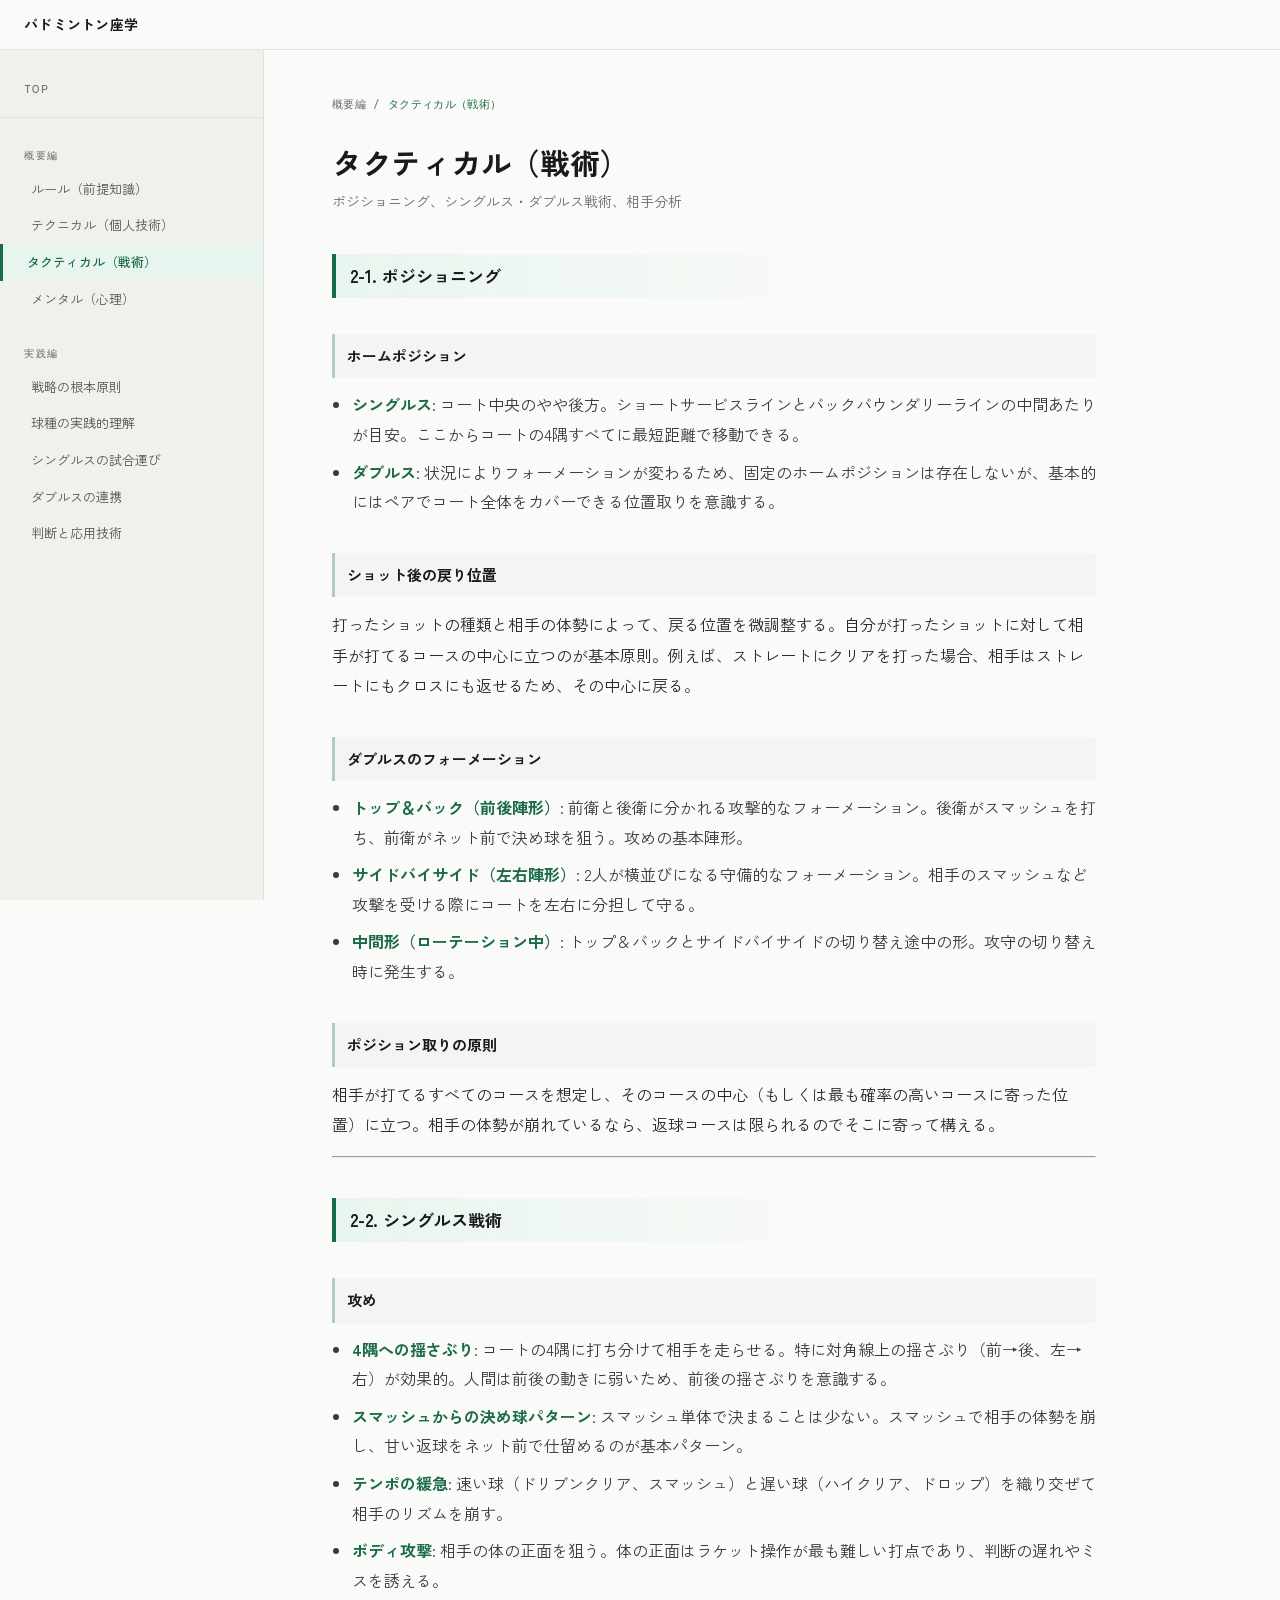
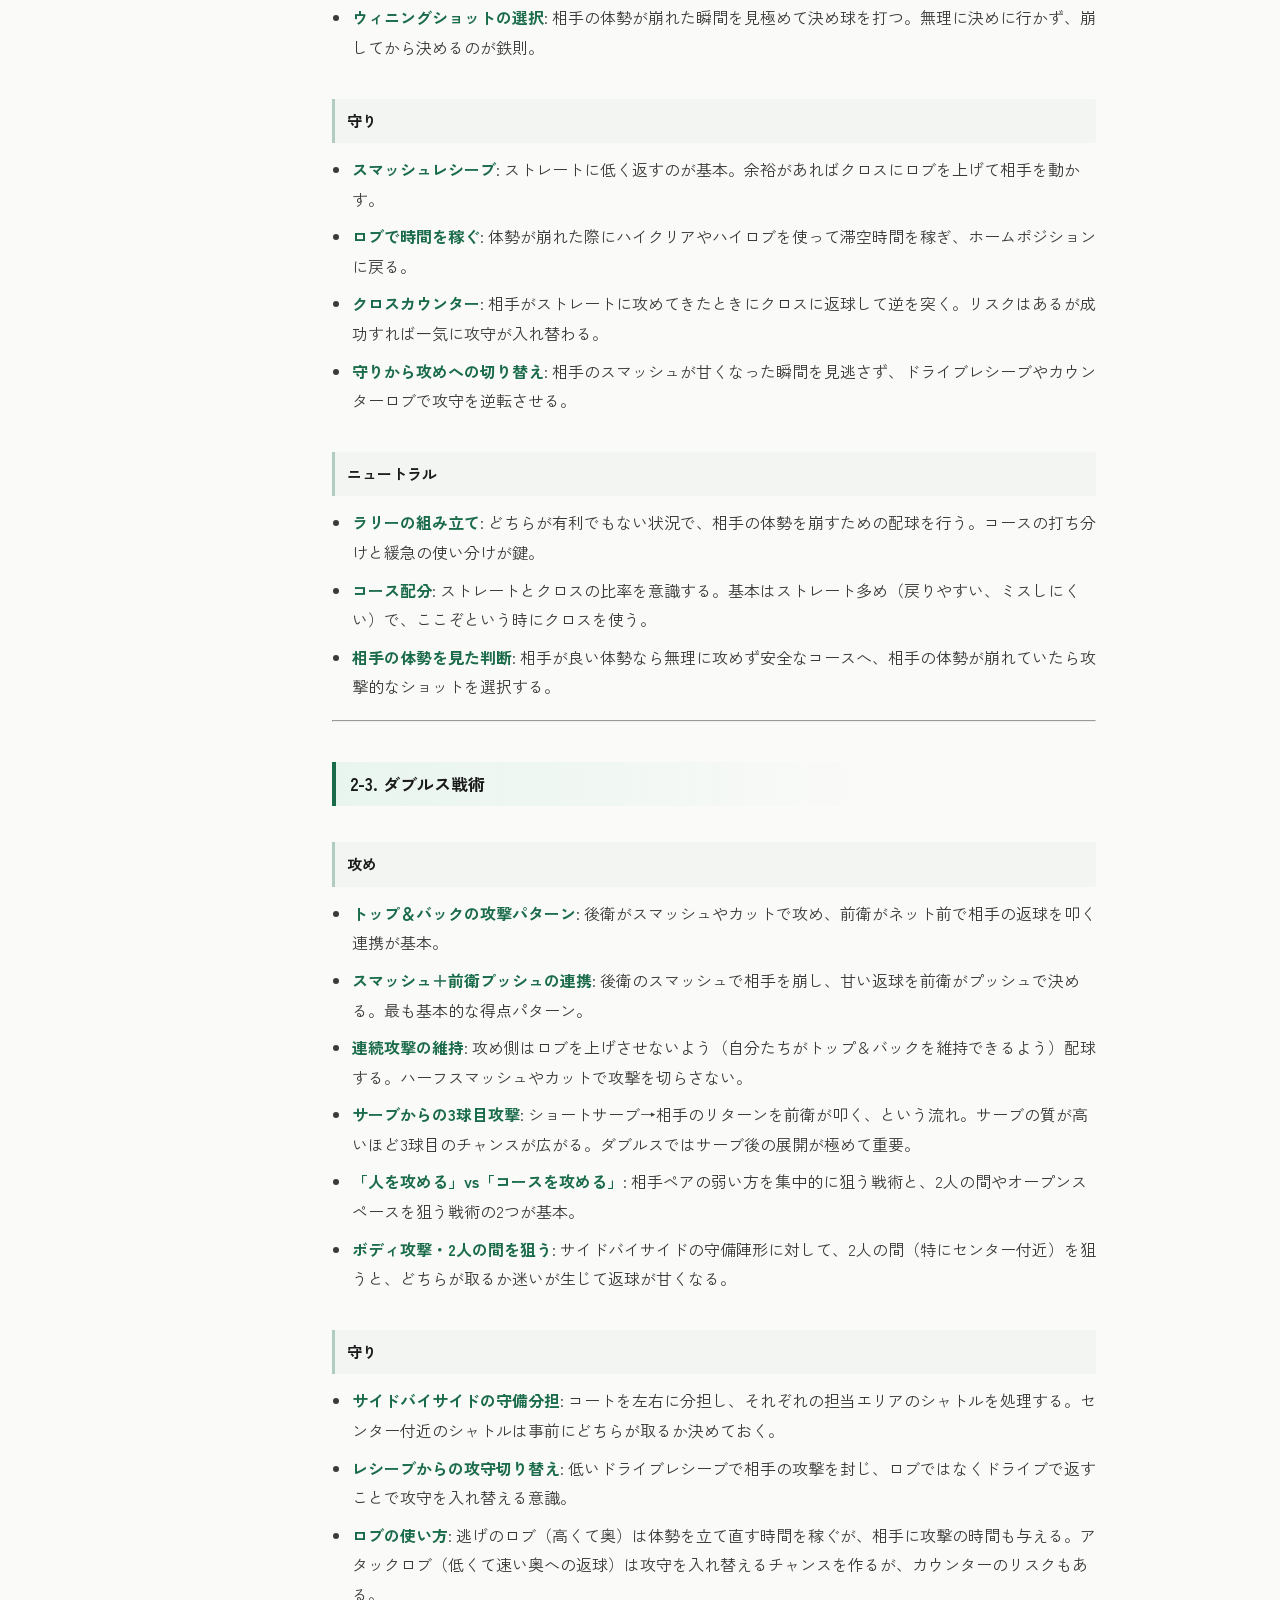
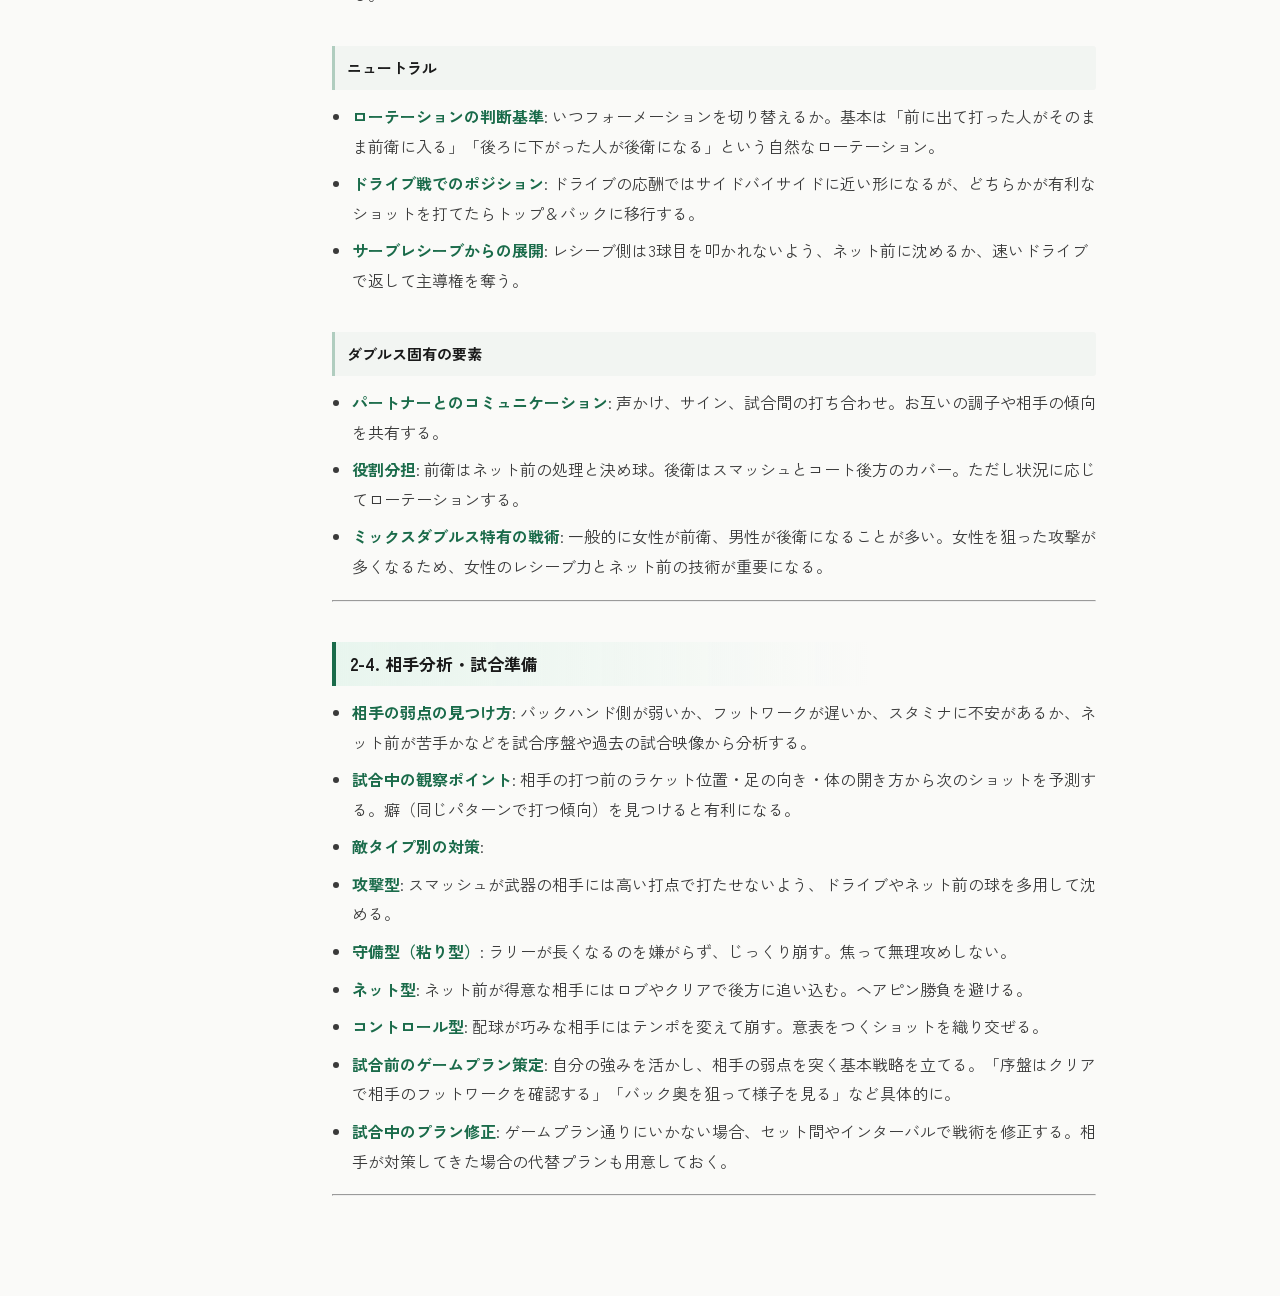
<file: tactical.html>
<!DOCTYPE html>
<html lang="ja">
<head>
<meta charset="UTF-8">
<meta name="viewport" content="width=device-width, initial-scale=1.0">
<meta name="color-scheme" content="light only">
<title>タクティカル（戦術） -- バドミントン座学</title>
<link rel="preconnect" href="https://fonts.googleapis.com">
<link href="https://fonts.googleapis.com/css2?family=Zen+Kaku+Gothic+New:wght@300;400;500;700&family=DM+Mono:wght@300;400;500&display=swap" rel="stylesheet">
<link rel="stylesheet" href="css/style.css">
</head>
<body>
<div class="topbar">
  <button class="mobile-toggle" onclick="document.querySelector('.sidebar').classList.toggle('open')" aria-label="menu">
    <span></span><span></span><span></span>
  </button>
  <a href="index.html" class="topbar-brand">バドミントン座学</a>
</div>
<div class="layout">
  <nav class="sidebar">
    <div class="sidebar-inner">
      <a href="index.html" class="sidebar-home">TOP</a>
      <div class="sidebar-section">
<div class="sidebar-section-title">概要編</div>
<a class="sidebar-link" href="rules.html">ルール（前提知識）</a>
<a class="sidebar-link" href="technical.html">テクニカル（個人技術）</a>
<a class="sidebar-link active" href="tactical.html">タクティカル（戦術）</a>
<a class="sidebar-link" href="mental.html">メンタル（心理）</a>
</div>
<div class="sidebar-section">
<div class="sidebar-section-title">実践編</div>
<a class="sidebar-link" href="principles.html">戦略の根本原則</a>
<a class="sidebar-link" href="shots.html">球種の実践的理解</a>
<a class="sidebar-link" href="singles.html">シングルスの試合運び</a>
<a class="sidebar-link" href="doubles.html">ダブルスの連携</a>
<a class="sidebar-link" href="framework.html">判断と応用技術</a>
</div>
    </div>
  </nav>
  
    <div class="main-content">
      <div class="breadcrumb">概要編 / <span>タクティカル（戦術）</span></div>
      <h1>タクティカル（戦術）</h1>
      <p class="subtitle">ポジショニング、シングルス・ダブルス戦術、相手分析</p>
      <div class="article-body">
        <h3 id="2-1">2-1. ポジショニング</h3>
<h4 id="_1">ホームポジション</h4>
<ul>
<li><strong>シングルス</strong>: コート中央のやや後方。ショートサービスラインとバックバウンダリーラインの中間あたりが目安。ここからコートの4隅すべてに最短距離で移動できる。</li>
<li><strong>ダブルス</strong>: 状況によりフォーメーションが変わるため、固定のホームポジションは存在しないが、基本的にはペアでコート全体をカバーできる位置取りを意識する。</li>
</ul>
<h4 id="_2">ショット後の戻り位置</h4>
<p>打ったショットの種類と相手の体勢によって、戻る位置を微調整する。自分が打ったショットに対して相手が打てるコースの中心に立つのが基本原則。例えば、ストレートにクリアを打った場合、相手はストレートにもクロスにも返せるため、その中心に戻る。</p>
<h4 id="_3">ダブルスのフォーメーション</h4>
<ul>
<li><strong>トップ＆バック（前後陣形）</strong>: 前衛と後衛に分かれる攻撃的なフォーメーション。後衛がスマッシュを打ち、前衛がネット前で決め球を狙う。攻めの基本陣形。</li>
<li><strong>サイドバイサイド（左右陣形）</strong>: 2人が横並びになる守備的なフォーメーション。相手のスマッシュなど攻撃を受ける際にコートを左右に分担して守る。</li>
<li><strong>中間形（ローテーション中）</strong>: トップ＆バックとサイドバイサイドの切り替え途中の形。攻守の切り替え時に発生する。</li>
</ul>
<h4 id="_4">ポジション取りの原則</h4>
<p>相手が打てるすべてのコースを想定し、そのコースの中心（もしくは最も確率の高いコースに寄った位置）に立つ。相手の体勢が崩れているなら、返球コースは限られるのでそこに寄って構える。</p>
<hr />
<h3 id="2-2">2-2. シングルス戦術</h3>
<h4 id="_5">攻め</h4>
<ul>
<li><strong>4隅への揺さぶり</strong>: コートの4隅に打ち分けて相手を走らせる。特に対角線上の揺さぶり（前→後、左→右）が効果的。人間は前後の動きに弱いため、前後の揺さぶりを意識する。</li>
<li><strong>スマッシュからの決め球パターン</strong>: スマッシュ単体で決まることは少ない。スマッシュで相手の体勢を崩し、甘い返球をネット前で仕留めるのが基本パターン。</li>
<li><strong>テンポの緩急</strong>: 速い球（ドリブンクリア、スマッシュ）と遅い球（ハイクリア、ドロップ）を織り交ぜて相手のリズムを崩す。</li>
<li><strong>ボディ攻撃</strong>: 相手の体の正面を狙う。体の正面はラケット操作が最も難しい打点であり、判断の遅れやミスを誘える。</li>
<li><strong>ウィニングショットの選択</strong>: 相手の体勢が崩れた瞬間を見極めて決め球を打つ。無理に決めに行かず、崩してから決めるのが鉄則。</li>
</ul>
<h4 id="_6">守り</h4>
<ul>
<li><strong>スマッシュレシーブ</strong>: ストレートに低く返すのが基本。余裕があればクロスにロブを上げて相手を動かす。</li>
<li><strong>ロブで時間を稼ぐ</strong>: 体勢が崩れた際にハイクリアやハイロブを使って滞空時間を稼ぎ、ホームポジションに戻る。</li>
<li><strong>クロスカウンター</strong>: 相手がストレートに攻めてきたときにクロスに返球して逆を突く。リスクはあるが成功すれば一気に攻守が入れ替わる。</li>
<li><strong>守りから攻めへの切り替え</strong>: 相手のスマッシュが甘くなった瞬間を見逃さず、ドライブレシーブやカウンターロブで攻守を逆転させる。</li>
</ul>
<h4 id="_7">ニュートラル</h4>
<ul>
<li><strong>ラリーの組み立て</strong>: どちらが有利でもない状況で、相手の体勢を崩すための配球を行う。コースの打ち分けと緩急の使い分けが鍵。</li>
<li><strong>コース配分</strong>: ストレートとクロスの比率を意識する。基本はストレート多め（戻りやすい、ミスしにくい）で、ここぞという時にクロスを使う。</li>
<li><strong>相手の体勢を見た判断</strong>: 相手が良い体勢なら無理に攻めず安全なコースへ、相手の体勢が崩れていたら攻撃的なショットを選択する。</li>
</ul>
<hr />
<h3 id="2-3">2-3. ダブルス戦術</h3>
<h4 id="_8">攻め</h4>
<ul>
<li><strong>トップ＆バックの攻撃パターン</strong>: 後衛がスマッシュやカットで攻め、前衛がネット前で相手の返球を叩く連携が基本。</li>
<li><strong>スマッシュ＋前衛プッシュの連携</strong>: 後衛のスマッシュで相手を崩し、甘い返球を前衛がプッシュで決める。最も基本的な得点パターン。</li>
<li><strong>連続攻撃の維持</strong>: 攻め側はロブを上げさせないよう（自分たちがトップ＆バックを維持できるよう）配球する。ハーフスマッシュやカットで攻撃を切らさない。</li>
<li><strong>サーブからの3球目攻撃</strong>: ショートサーブ→相手のリターンを前衛が叩く、という流れ。サーブの質が高いほど3球目のチャンスが広がる。ダブルスではサーブ後の展開が極めて重要。</li>
<li><strong>「人を攻める」vs「コースを攻める」</strong>: 相手ペアの弱い方を集中的に狙う戦術と、2人の間やオープンスペースを狙う戦術の2つが基本。</li>
<li><strong>ボディ攻撃・2人の間を狙う</strong>: サイドバイサイドの守備陣形に対して、2人の間（特にセンター付近）を狙うと、どちらが取るか迷いが生じて返球が甘くなる。</li>
</ul>
<h4 id="_9">守り</h4>
<ul>
<li><strong>サイドバイサイドの守備分担</strong>: コートを左右に分担し、それぞれの担当エリアのシャトルを処理する。センター付近のシャトルは事前にどちらが取るか決めておく。</li>
<li><strong>レシーブからの攻守切り替え</strong>: 低いドライブレシーブで相手の攻撃を封じ、ロブではなくドライブで返すことで攻守を入れ替える意識。</li>
<li><strong>ロブの使い方</strong>: 逃げのロブ（高くて奥）は体勢を立て直す時間を稼ぐが、相手に攻撃の時間も与える。アタックロブ（低くて速い奥への返球）は攻守を入れ替えるチャンスを作るが、カウンターのリスクもある。</li>
</ul>
<h4 id="_10">ニュートラル</h4>
<ul>
<li><strong>ローテーションの判断基準</strong>: いつフォーメーションを切り替えるか。基本は「前に出て打った人がそのまま前衛に入る」「後ろに下がった人が後衛になる」という自然なローテーション。</li>
<li><strong>ドライブ戦でのポジション</strong>: ドライブの応酬ではサイドバイサイドに近い形になるが、どちらかが有利なショットを打てたらトップ＆バックに移行する。</li>
<li><strong>サーブレシーブからの展開</strong>: レシーブ側は3球目を叩かれないよう、ネット前に沈めるか、速いドライブで返して主導権を奪う。</li>
</ul>
<h4 id="_11">ダブルス固有の要素</h4>
<ul>
<li><strong>パートナーとのコミュニケーション</strong>: 声かけ、サイン、試合間の打ち合わせ。お互いの調子や相手の傾向を共有する。</li>
<li><strong>役割分担</strong>: 前衛はネット前の処理と決め球。後衛はスマッシュとコート後方のカバー。ただし状況に応じてローテーションする。</li>
<li><strong>ミックスダブルス特有の戦術</strong>: 一般的に女性が前衛、男性が後衛になることが多い。女性を狙った攻撃が多くなるため、女性のレシーブ力とネット前の技術が重要になる。</li>
</ul>
<hr />
<h3 id="2-4">2-4. 相手分析・試合準備</h3>
<ul>
<li><strong>相手の弱点の見つけ方</strong>: バックハンド側が弱いか、フットワークが遅いか、スタミナに不安があるか、ネット前が苦手かなどを試合序盤や過去の試合映像から分析する。</li>
<li><strong>試合中の観察ポイント</strong>: 相手の打つ前のラケット位置・足の向き・体の開き方から次のショットを予測する。癖（同じパターンで打つ傾向）を見つけると有利になる。</li>
<li><strong>敵タイプ別の対策</strong>:</li>
<li><strong>攻撃型</strong>: スマッシュが武器の相手には高い打点で打たせないよう、ドライブやネット前の球を多用して沈める。</li>
<li><strong>守備型（粘り型）</strong>: ラリーが長くなるのを嫌がらず、じっくり崩す。焦って無理攻めしない。</li>
<li><strong>ネット型</strong>: ネット前が得意な相手にはロブやクリアで後方に追い込む。ヘアピン勝負を避ける。</li>
<li><strong>コントロール型</strong>: 配球が巧みな相手にはテンポを変えて崩す。意表をつくショットを織り交ぜる。</li>
<li><strong>試合前のゲームプラン策定</strong>: 自分の強みを活かし、相手の弱点を突く基本戦略を立てる。「序盤はクリアで相手のフットワークを確認する」「バック奥を狙って様子を見る」など具体的に。</li>
<li><strong>試合中のプラン修正</strong>: ゲームプラン通りにいかない場合、セット間やインターバルで戦術を修正する。相手が対策してきた場合の代替プランも用意しておく。</li>
</ul>
<hr />
      </div>
    </div>
    
</div>
<button class="back-to-top" onclick="window.scrollTo({top:0,behavior:'smooth'})" aria-label="トップに戻る">↑</button>
<script>
(function(){var b=document.querySelector('.back-to-top');window.addEventListener('scroll',function(){b.classList.toggle('visible',window.scrollY>300)})})();
</script>
</body>
</html>
</file>
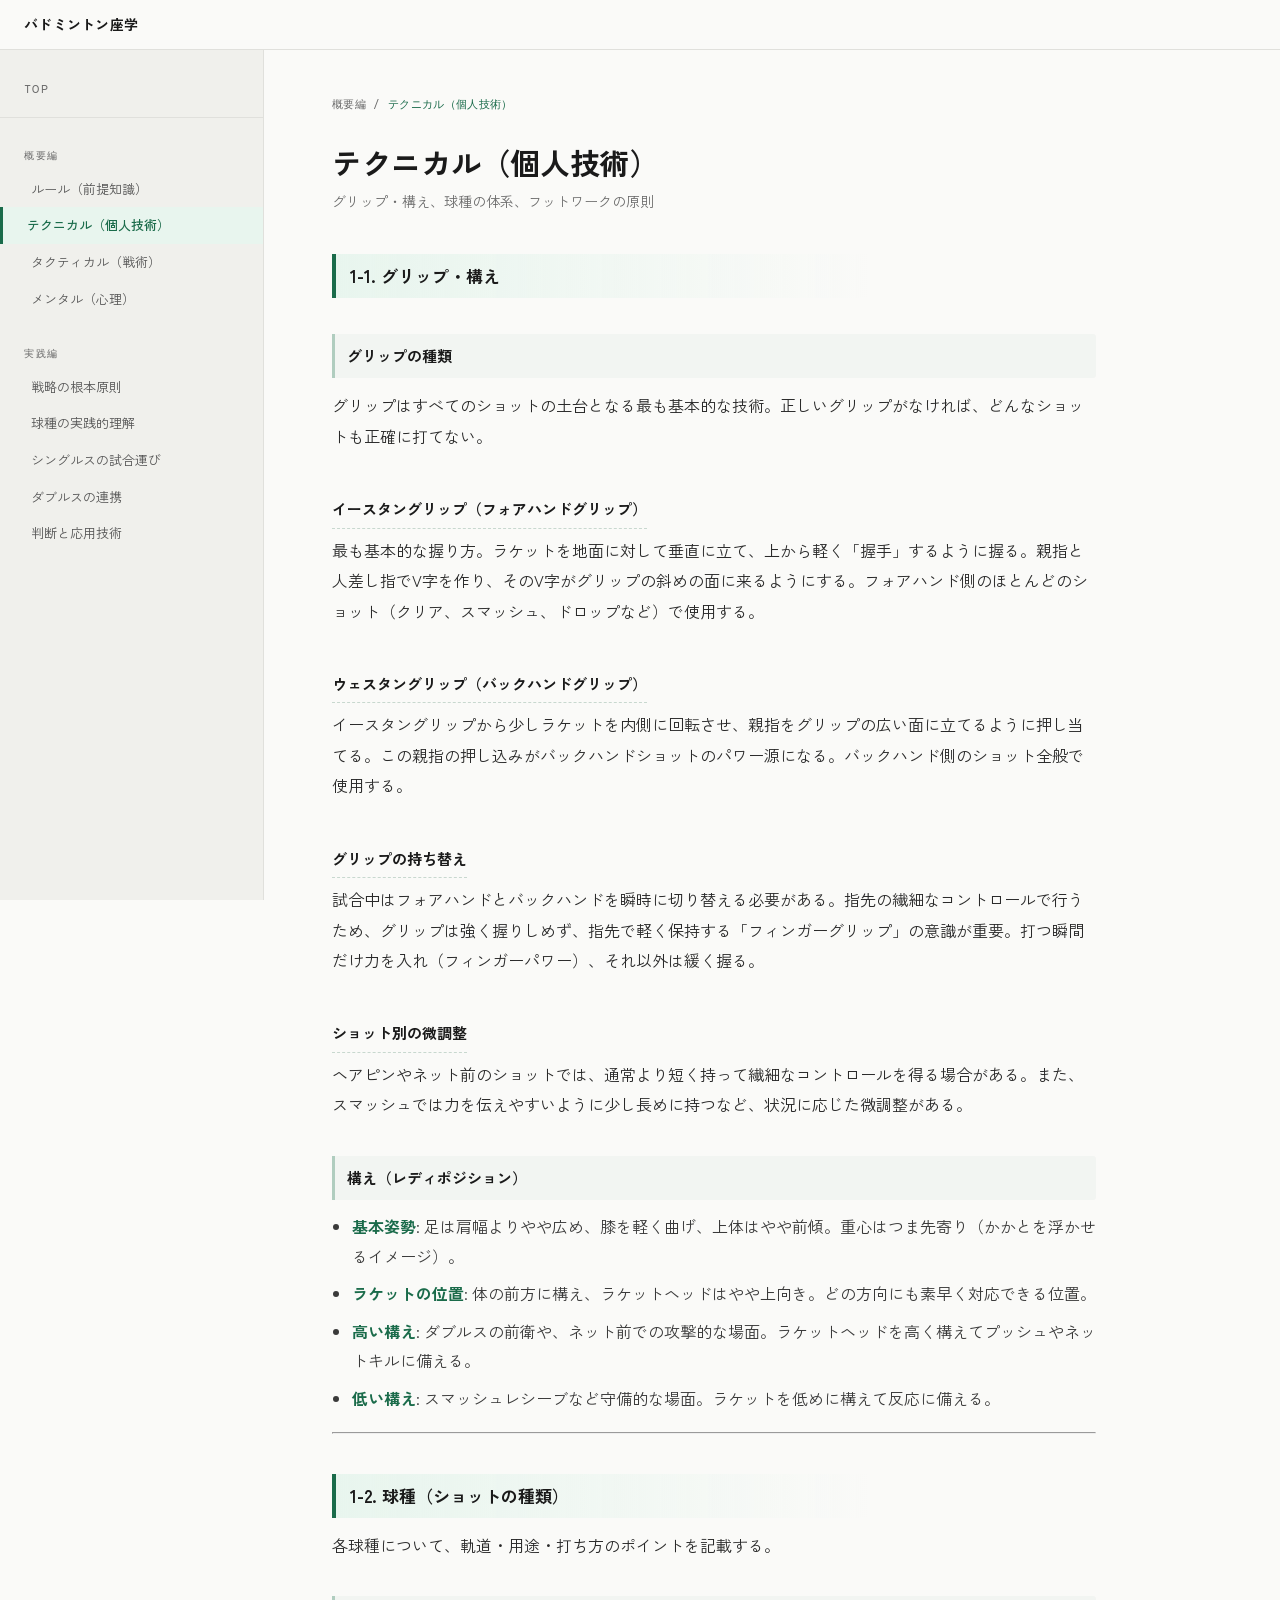
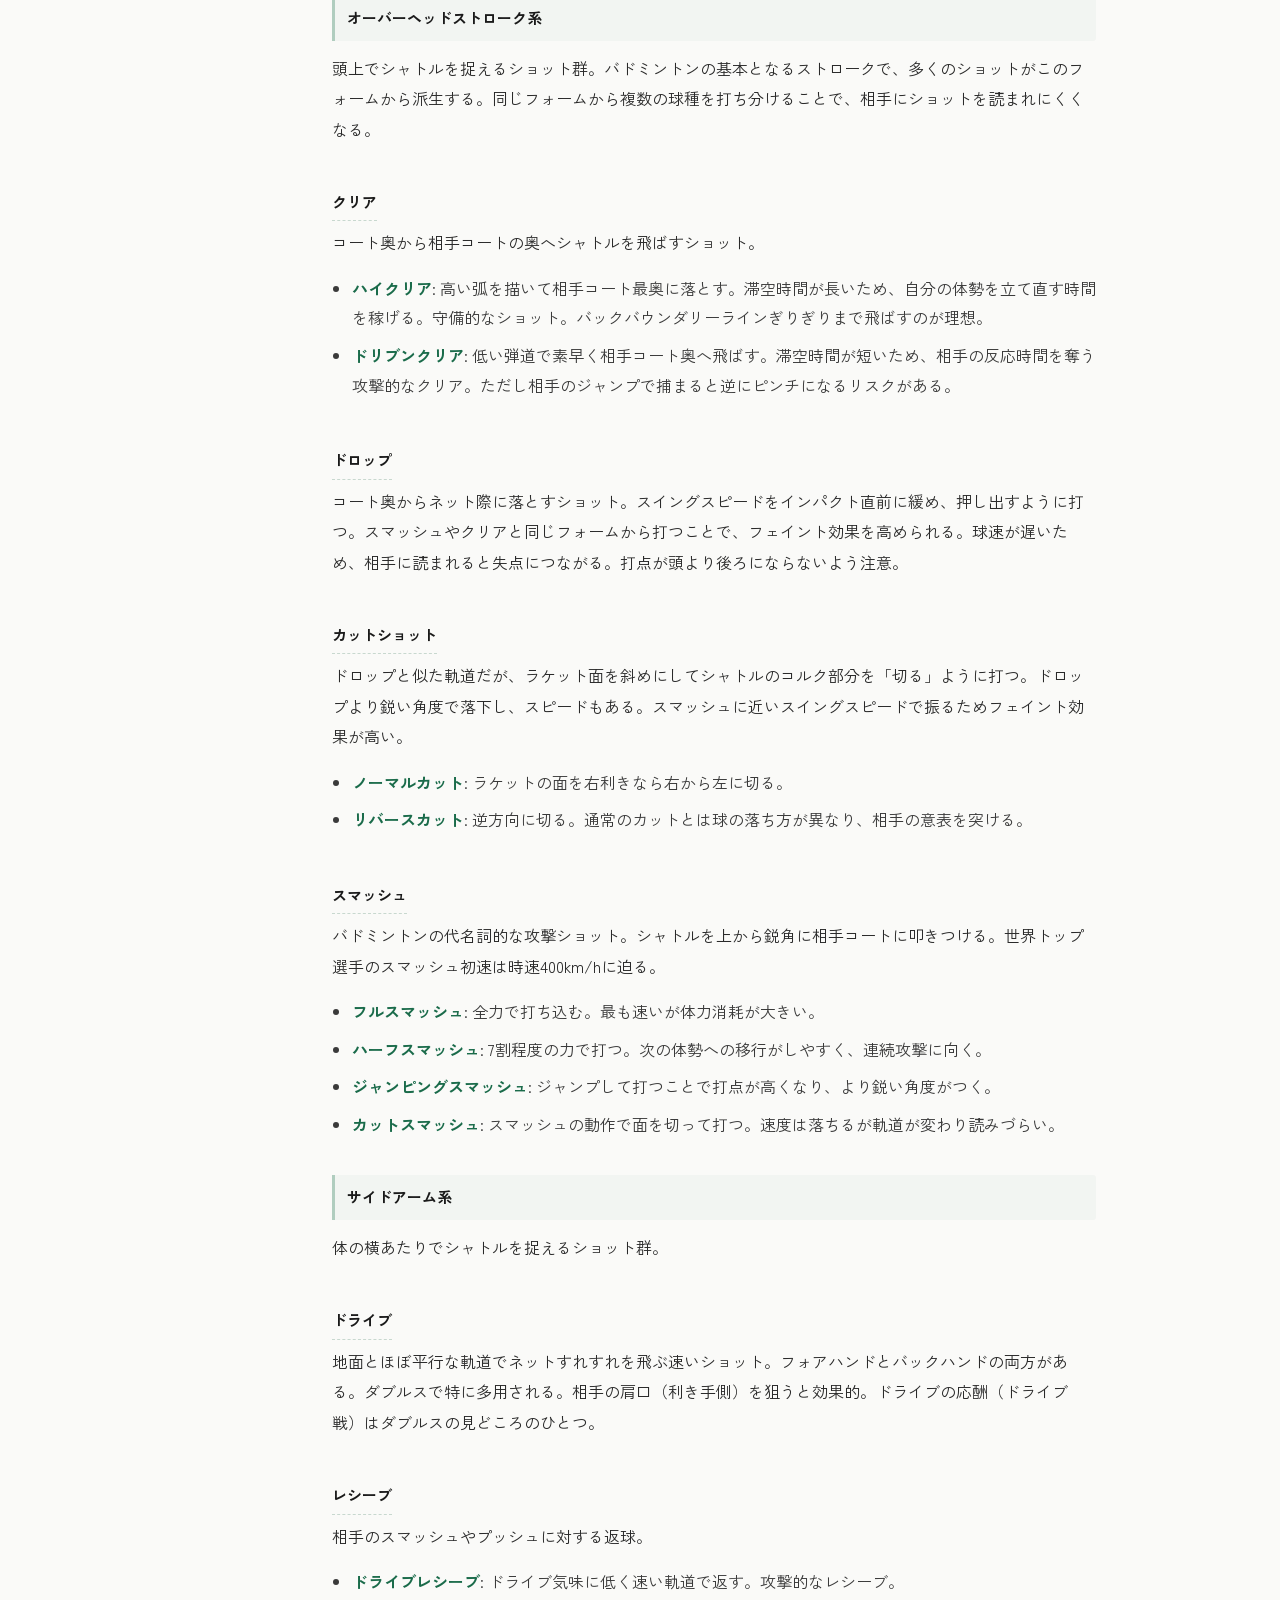
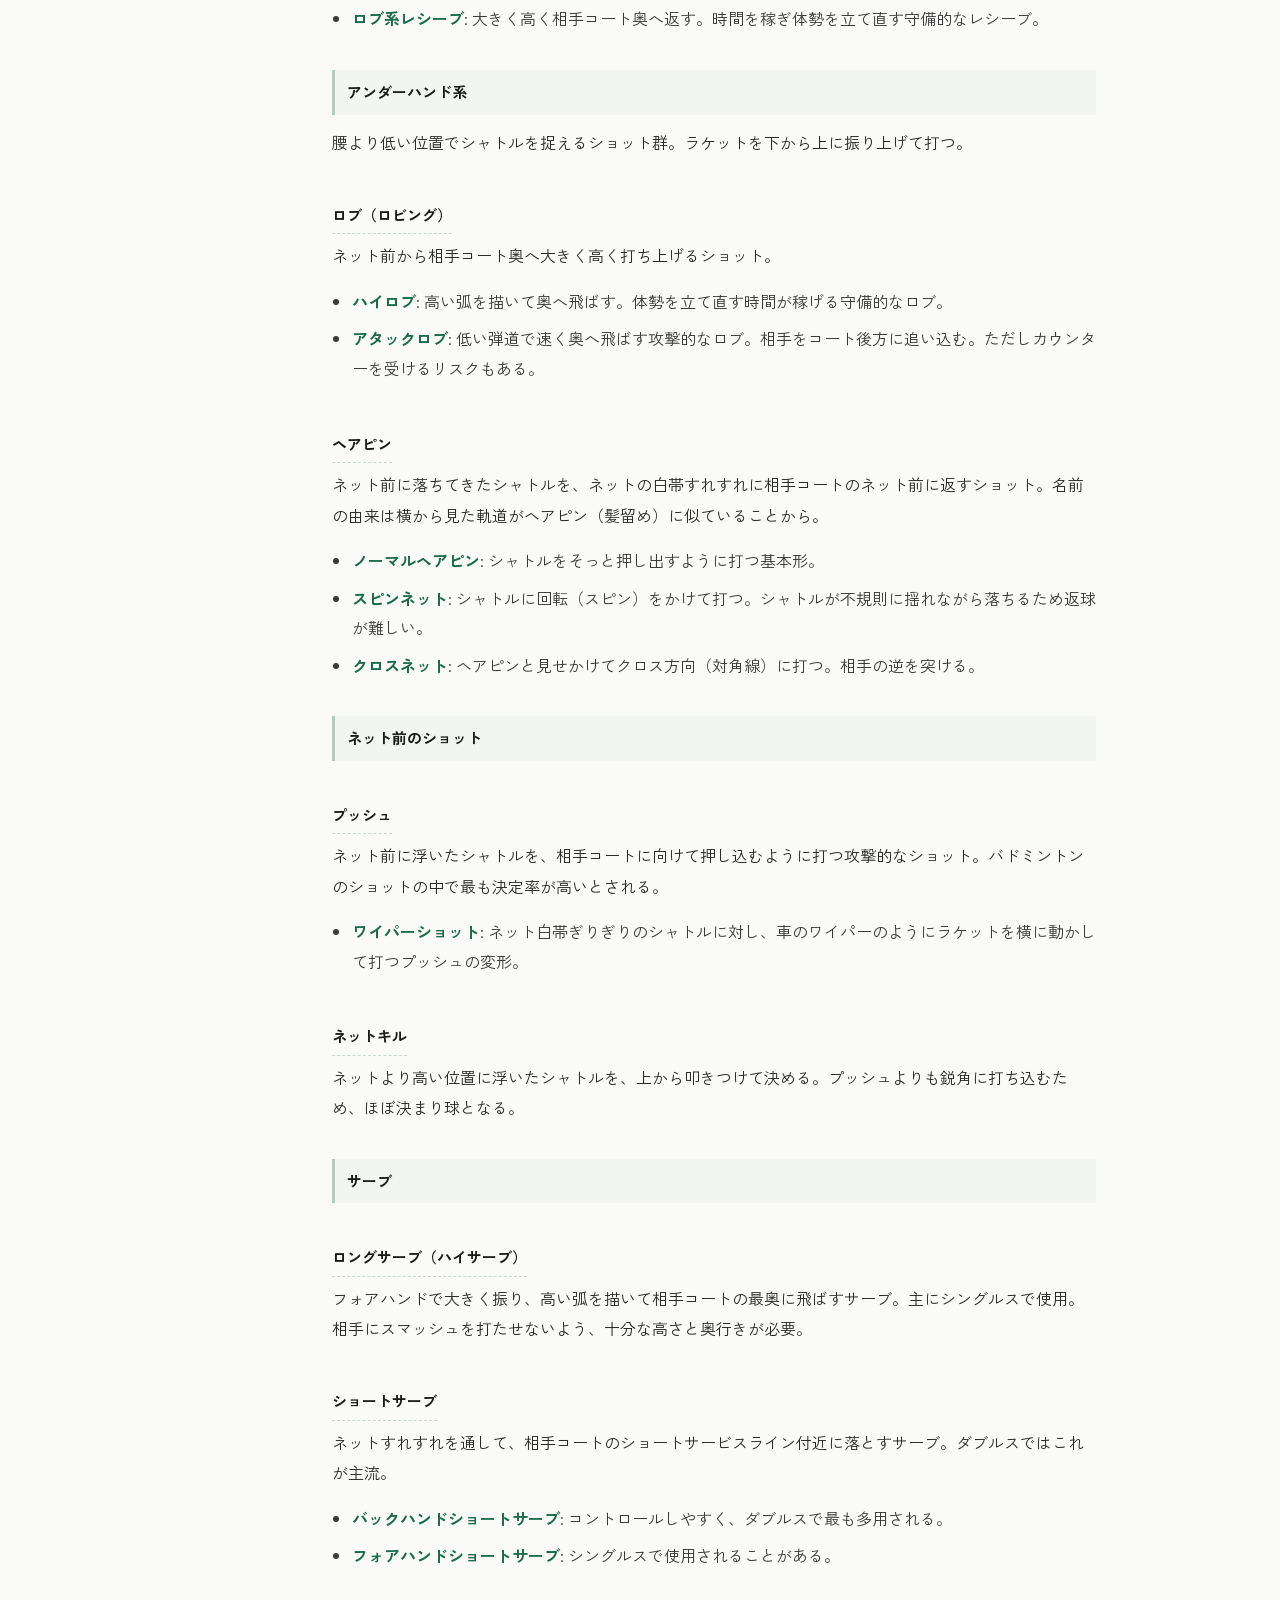
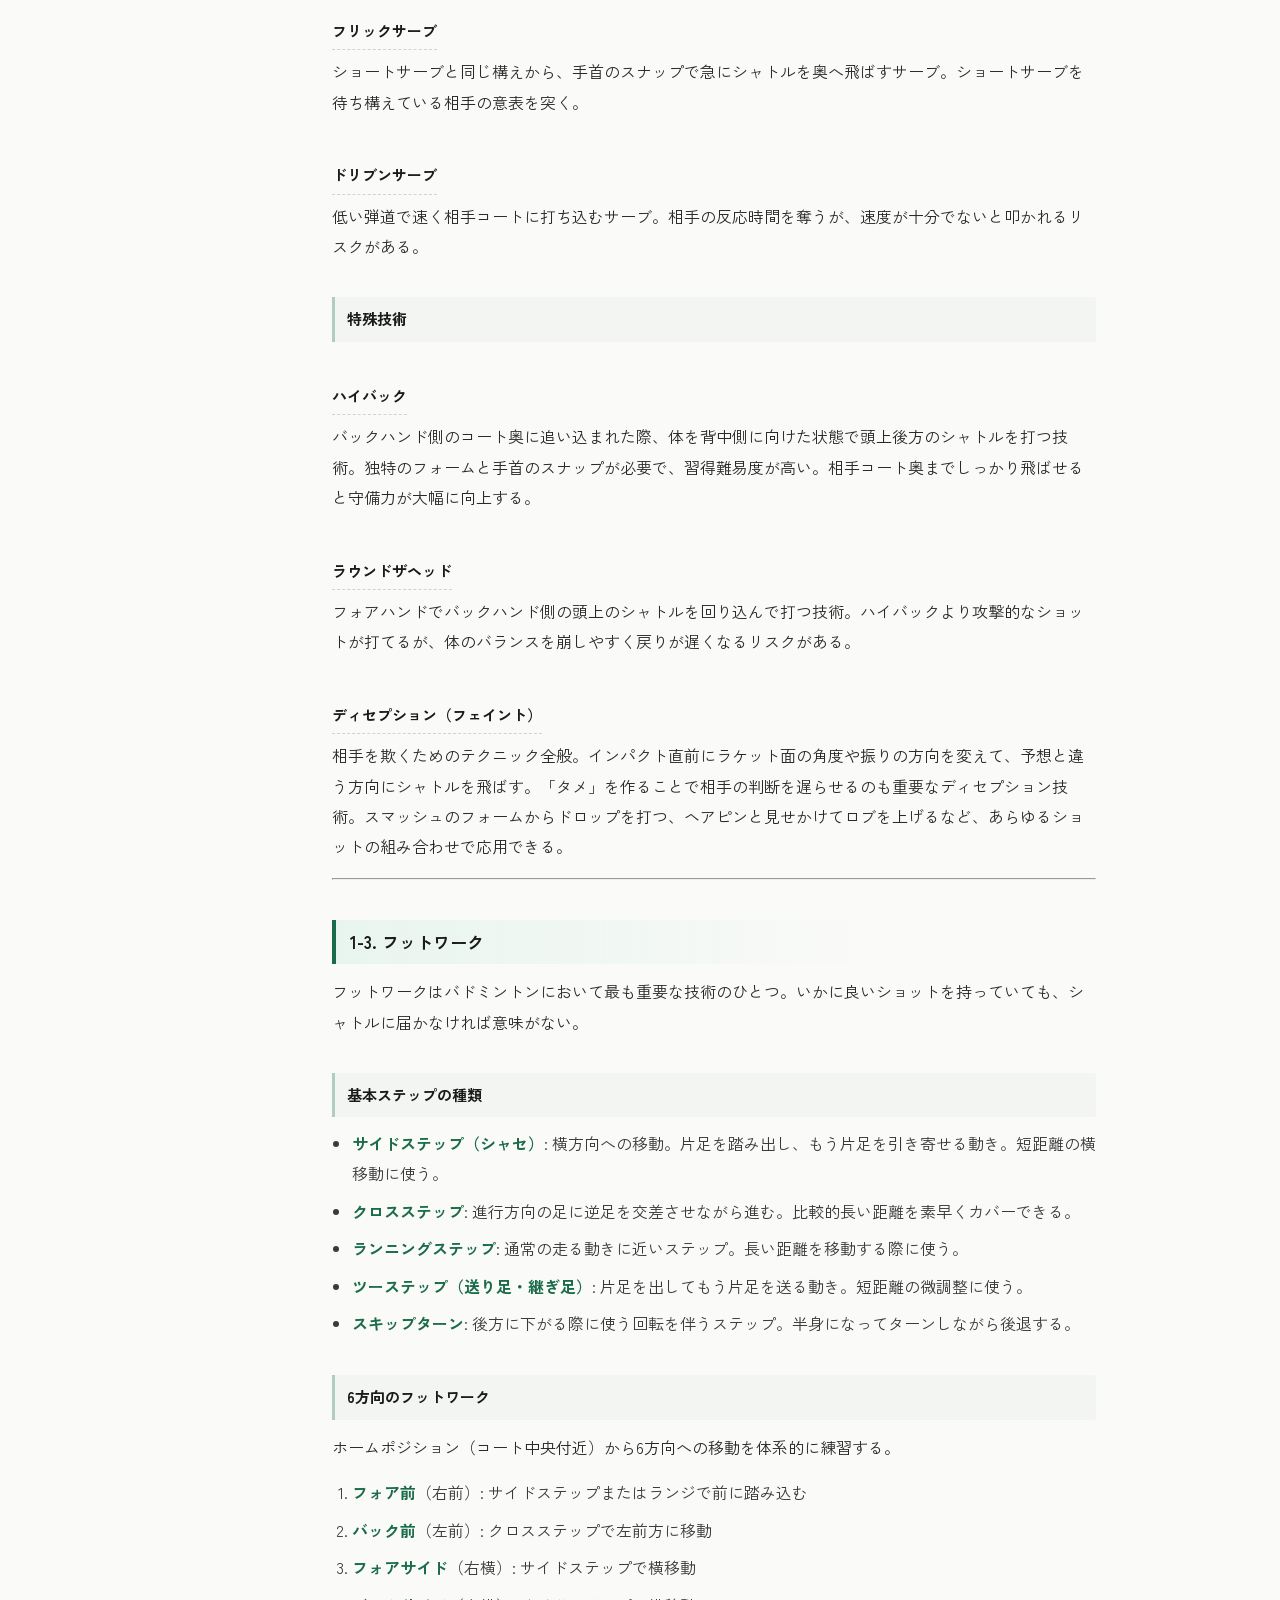
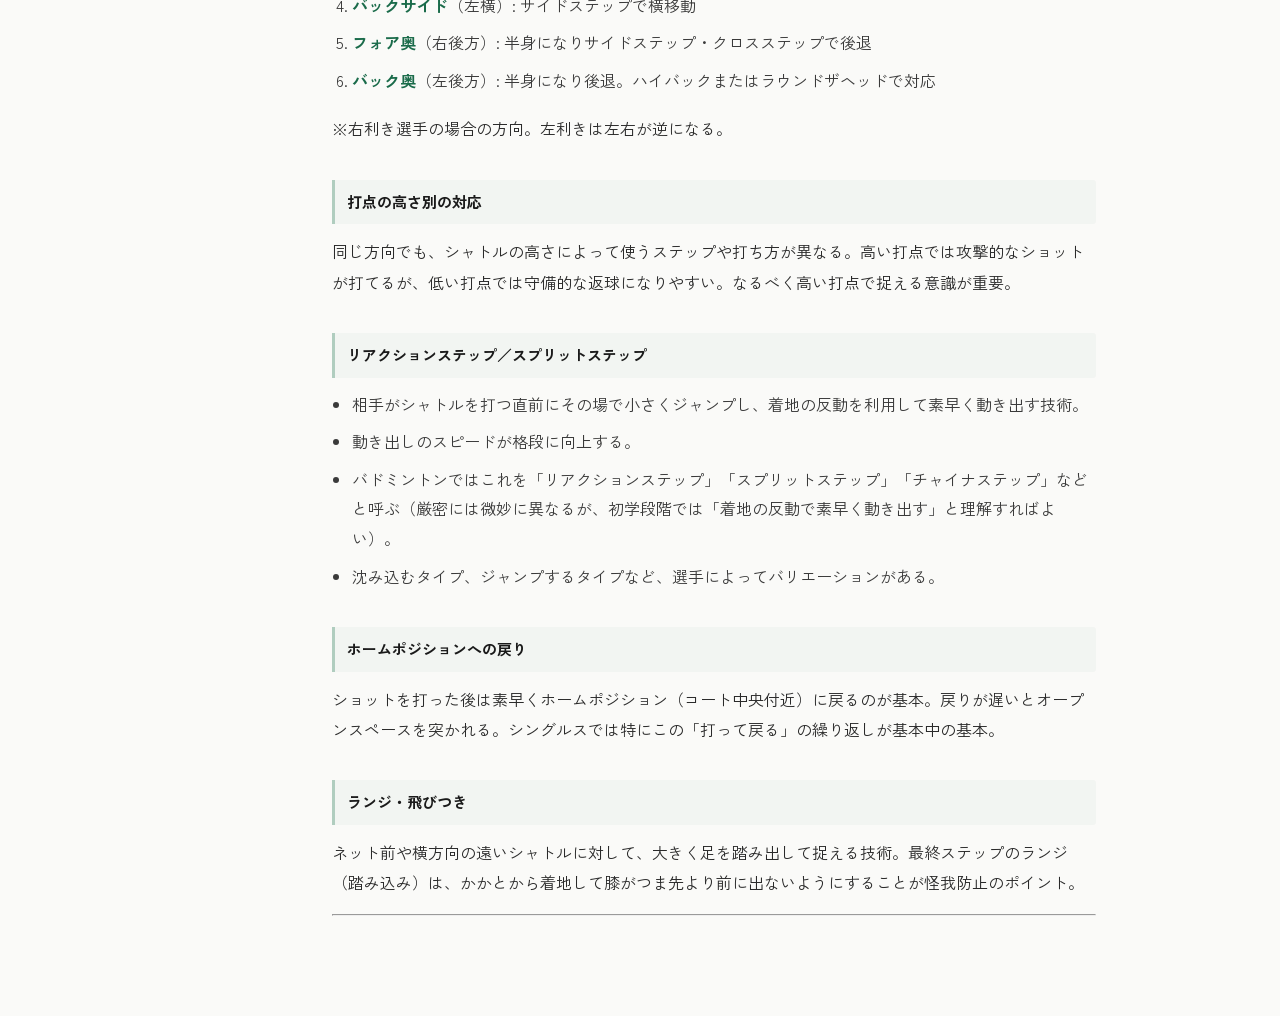
<file: technical.html>
<!DOCTYPE html>
<html lang="ja">
<head>
<meta charset="UTF-8">
<meta name="viewport" content="width=device-width, initial-scale=1.0">
<meta name="color-scheme" content="light only">
<title>テクニカル（個人技術） -- バドミントン座学</title>
<link rel="preconnect" href="https://fonts.googleapis.com">
<link href="https://fonts.googleapis.com/css2?family=Zen+Kaku+Gothic+New:wght@300;400;500;700&family=DM+Mono:wght@300;400;500&display=swap" rel="stylesheet">
<link rel="stylesheet" href="css/style.css">
</head>
<body>
<div class="topbar">
  <button class="mobile-toggle" onclick="document.querySelector('.sidebar').classList.toggle('open')" aria-label="menu">
    <span></span><span></span><span></span>
  </button>
  <a href="index.html" class="topbar-brand">バドミントン座学</a>
</div>
<div class="layout">
  <nav class="sidebar">
    <div class="sidebar-inner">
      <a href="index.html" class="sidebar-home">TOP</a>
      <div class="sidebar-section">
<div class="sidebar-section-title">概要編</div>
<a class="sidebar-link" href="rules.html">ルール（前提知識）</a>
<a class="sidebar-link active" href="technical.html">テクニカル（個人技術）</a>
<a class="sidebar-link" href="tactical.html">タクティカル（戦術）</a>
<a class="sidebar-link" href="mental.html">メンタル（心理）</a>
</div>
<div class="sidebar-section">
<div class="sidebar-section-title">実践編</div>
<a class="sidebar-link" href="principles.html">戦略の根本原則</a>
<a class="sidebar-link" href="shots.html">球種の実践的理解</a>
<a class="sidebar-link" href="singles.html">シングルスの試合運び</a>
<a class="sidebar-link" href="doubles.html">ダブルスの連携</a>
<a class="sidebar-link" href="framework.html">判断と応用技術</a>
</div>
    </div>
  </nav>
  
    <div class="main-content">
      <div class="breadcrumb">概要編 / <span>テクニカル（個人技術）</span></div>
      <h1>テクニカル（個人技術）</h1>
      <p class="subtitle">グリップ・構え、球種の体系、フットワークの原則</p>
      <div class="article-body">
        <h3 id="1-1">1-1. グリップ・構え</h3>
<h4 id="_1">グリップの種類</h4>
<p>グリップはすべてのショットの土台となる最も基本的な技術。正しいグリップがなければ、どんなショットも正確に打てない。</p>
<p class="sub-label"><strong>イースタングリップ（フォアハンドグリップ）</strong></p>
<p>最も基本的な握り方。ラケットを地面に対して垂直に立て、上から軽く「握手」するように握る。親指と人差し指でV字を作り、そのV字がグリップの斜めの面に来るようにする。フォアハンド側のほとんどのショット（クリア、スマッシュ、ドロップなど）で使用する。</p>
<p class="sub-label"><strong>ウェスタングリップ（バックハンドグリップ）</strong></p>
<p>イースタングリップから少しラケットを内側に回転させ、親指をグリップの広い面に立てるように押し当てる。この親指の押し込みがバックハンドショットのパワー源になる。バックハンド側のショット全般で使用する。</p>
<p class="sub-label"><strong>グリップの持ち替え</strong></p>
<p>試合中はフォアハンドとバックハンドを瞬時に切り替える必要がある。指先の繊細なコントロールで行うため、グリップは強く握りしめず、指先で軽く保持する「フィンガーグリップ」の意識が重要。打つ瞬間だけ力を入れ（フィンガーパワー）、それ以外は緩く握る。</p>
<p class="sub-label"><strong>ショット別の微調整</strong></p>
<p>ヘアピンやネット前のショットでは、通常より短く持って繊細なコントロールを得る場合がある。また、スマッシュでは力を伝えやすいように少し長めに持つなど、状況に応じた微調整がある。</p>
<h4 id="_2">構え（レディポジション）</h4>
<ul>
<li><strong>基本姿勢</strong>: 足は肩幅よりやや広め、膝を軽く曲げ、上体はやや前傾。重心はつま先寄り（かかとを浮かせるイメージ）。</li>
<li><strong>ラケットの位置</strong>: 体の前方に構え、ラケットヘッドはやや上向き。どの方向にも素早く対応できる位置。</li>
<li><strong>高い構え</strong>: ダブルスの前衛や、ネット前での攻撃的な場面。ラケットヘッドを高く構えてプッシュやネットキルに備える。</li>
<li><strong>低い構え</strong>: スマッシュレシーブなど守備的な場面。ラケットを低めに構えて反応に備える。</li>
</ul>
<hr />
<h3 id="1-2">1-2. 球種（ショットの種類）</h3>
<p>各球種について、軌道・用途・打ち方のポイントを記載する。</p>
<h4 id="_3">オーバーヘッドストローク系</h4>
<p>頭上でシャトルを捉えるショット群。バドミントンの基本となるストロークで、多くのショットがこのフォームから派生する。同じフォームから複数の球種を打ち分けることで、相手にショットを読まれにくくなる。</p>
<p class="sub-label"><strong>クリア</strong></p>
<p>コート奥から相手コートの奥へシャトルを飛ばすショット。</p>
<ul>
<li><strong>ハイクリア</strong>: 高い弧を描いて相手コート最奥に落とす。滞空時間が長いため、自分の体勢を立て直す時間を稼げる。守備的なショット。バックバウンダリーラインぎりぎりまで飛ばすのが理想。</li>
<li><strong>ドリブンクリア</strong>: 低い弾道で素早く相手コート奥へ飛ばす。滞空時間が短いため、相手の反応時間を奪う攻撃的なクリア。ただし相手のジャンプで捕まると逆にピンチになるリスクがある。</li>
</ul>
<p class="sub-label"><strong>ドロップ</strong></p>
<p>コート奥からネット際に落とすショット。スイングスピードをインパクト直前に緩め、押し出すように打つ。スマッシュやクリアと同じフォームから打つことで、フェイント効果を高められる。球速が遅いため、相手に読まれると失点につながる。打点が頭より後ろにならないよう注意。</p>
<p class="sub-label"><strong>カットショット</strong></p>
<p>ドロップと似た軌道だが、ラケット面を斜めにしてシャトルのコルク部分を「切る」ように打つ。ドロップより鋭い角度で落下し、スピードもある。スマッシュに近いスイングスピードで振るためフェイント効果が高い。</p>
<ul>
<li><strong>ノーマルカット</strong>: ラケットの面を右利きなら右から左に切る。</li>
<li><strong>リバースカット</strong>: 逆方向に切る。通常のカットとは球の落ち方が異なり、相手の意表を突ける。</li>
</ul>
<p class="sub-label"><strong>スマッシュ</strong></p>
<p>バドミントンの代名詞的な攻撃ショット。シャトルを上から鋭角に相手コートに叩きつける。世界トップ選手のスマッシュ初速は時速400km/hに迫る。</p>
<ul>
<li><strong>フルスマッシュ</strong>: 全力で打ち込む。最も速いが体力消耗が大きい。</li>
<li><strong>ハーフスマッシュ</strong>: 7割程度の力で打つ。次の体勢への移行がしやすく、連続攻撃に向く。</li>
<li><strong>ジャンピングスマッシュ</strong>: ジャンプして打つことで打点が高くなり、より鋭い角度がつく。</li>
<li><strong>カットスマッシュ</strong>: スマッシュの動作で面を切って打つ。速度は落ちるが軌道が変わり読みづらい。</li>
</ul>
<h4 id="_4">サイドアーム系</h4>
<p>体の横あたりでシャトルを捉えるショット群。</p>
<p class="sub-label"><strong>ドライブ</strong></p>
<p>地面とほぼ平行な軌道でネットすれすれを飛ぶ速いショット。フォアハンドとバックハンドの両方がある。ダブルスで特に多用される。相手の肩口（利き手側）を狙うと効果的。ドライブの応酬（ドライブ戦）はダブルスの見どころのひとつ。</p>
<p class="sub-label"><strong>レシーブ</strong></p>
<p>相手のスマッシュやプッシュに対する返球。</p>
<ul>
<li><strong>ドライブレシーブ</strong>: ドライブ気味に低く速い軌道で返す。攻撃的なレシーブ。</li>
<li><strong>ロブ系レシーブ</strong>: 大きく高く相手コート奥へ返す。時間を稼ぎ体勢を立て直す守備的なレシーブ。</li>
</ul>
<h4 id="_5">アンダーハンド系</h4>
<p>腰より低い位置でシャトルを捉えるショット群。ラケットを下から上に振り上げて打つ。</p>
<p class="sub-label"><strong>ロブ（ロビング）</strong></p>
<p>ネット前から相手コート奥へ大きく高く打ち上げるショット。</p>
<ul>
<li><strong>ハイロブ</strong>: 高い弧を描いて奥へ飛ばす。体勢を立て直す時間が稼げる守備的なロブ。</li>
<li><strong>アタックロブ</strong>: 低い弾道で速く奥へ飛ばす攻撃的なロブ。相手をコート後方に追い込む。ただしカウンターを受けるリスクもある。</li>
</ul>
<p class="sub-label"><strong>ヘアピン</strong></p>
<p>ネット前に落ちてきたシャトルを、ネットの白帯すれすれに相手コートのネット前に返すショット。名前の由来は横から見た軌道がヘアピン（髪留め）に似ていることから。</p>
<ul>
<li><strong>ノーマルヘアピン</strong>: シャトルをそっと押し出すように打つ基本形。</li>
<li><strong>スピンネット</strong>: シャトルに回転（スピン）をかけて打つ。シャトルが不規則に揺れながら落ちるため返球が難しい。</li>
<li><strong>クロスネット</strong>: ヘアピンと見せかけてクロス方向（対角線）に打つ。相手の逆を突ける。</li>
</ul>
<h4 id="_6">ネット前のショット</h4>
<p class="sub-label"><strong>プッシュ</strong></p>
<p>ネット前に浮いたシャトルを、相手コートに向けて押し込むように打つ攻撃的なショット。バドミントンのショットの中で最も決定率が高いとされる。</p>
<ul>
<li><strong>ワイパーショット</strong>: ネット白帯ぎりぎりのシャトルに対し、車のワイパーのようにラケットを横に動かして打つプッシュの変形。</li>
</ul>
<p class="sub-label"><strong>ネットキル</strong></p>
<p>ネットより高い位置に浮いたシャトルを、上から叩きつけて決める。プッシュよりも鋭角に打ち込むため、ほぼ決まり球となる。</p>
<h4 id="_7">サーブ</h4>
<p class="sub-label"><strong>ロングサーブ（ハイサーブ）</strong></p>
<p>フォアハンドで大きく振り、高い弧を描いて相手コートの最奥に飛ばすサーブ。主にシングルスで使用。相手にスマッシュを打たせないよう、十分な高さと奥行きが必要。</p>
<p class="sub-label"><strong>ショートサーブ</strong></p>
<p>ネットすれすれを通して、相手コートのショートサービスライン付近に落とすサーブ。ダブルスではこれが主流。</p>
<ul>
<li><strong>バックハンドショートサーブ</strong>: コントロールしやすく、ダブルスで最も多用される。</li>
<li><strong>フォアハンドショートサーブ</strong>: シングルスで使用されることがある。</li>
</ul>
<p class="sub-label"><strong>フリックサーブ</strong></p>
<p>ショートサーブと同じ構えから、手首のスナップで急にシャトルを奥へ飛ばすサーブ。ショートサーブを待ち構えている相手の意表を突く。</p>
<p class="sub-label"><strong>ドリブンサーブ</strong></p>
<p>低い弾道で速く相手コートに打ち込むサーブ。相手の反応時間を奪うが、速度が十分でないと叩かれるリスクがある。</p>
<h4 id="_8">特殊技術</h4>
<p class="sub-label"><strong>ハイバック</strong></p>
<p>バックハンド側のコート奥に追い込まれた際、体を背中側に向けた状態で頭上後方のシャトルを打つ技術。独特のフォームと手首のスナップが必要で、習得難易度が高い。相手コート奥までしっかり飛ばせると守備力が大幅に向上する。</p>
<p class="sub-label"><strong>ラウンドザヘッド</strong></p>
<p>フォアハンドでバックハンド側の頭上のシャトルを回り込んで打つ技術。ハイバックより攻撃的なショットが打てるが、体のバランスを崩しやすく戻りが遅くなるリスクがある。</p>
<p class="sub-label"><strong>ディセプション（フェイント）</strong></p>
<p>相手を欺くためのテクニック全般。インパクト直前にラケット面の角度や振りの方向を変えて、予想と違う方向にシャトルを飛ばす。「タメ」を作ることで相手の判断を遅らせるのも重要なディセプション技術。スマッシュのフォームからドロップを打つ、ヘアピンと見せかけてロブを上げるなど、あらゆるショットの組み合わせで応用できる。</p>
<hr />
<h3 id="1-3">1-3. フットワーク</h3>
<p>フットワークはバドミントンにおいて最も重要な技術のひとつ。いかに良いショットを持っていても、シャトルに届かなければ意味がない。</p>
<h4 id="_9">基本ステップの種類</h4>
<ul>
<li><strong>サイドステップ（シャセ）</strong>: 横方向への移動。片足を踏み出し、もう片足を引き寄せる動き。短距離の横移動に使う。</li>
<li><strong>クロスステップ</strong>: 進行方向の足に逆足を交差させながら進む。比較的長い距離を素早くカバーできる。</li>
<li><strong>ランニングステップ</strong>: 通常の走る動きに近いステップ。長い距離を移動する際に使う。</li>
<li><strong>ツーステップ（送り足・継ぎ足）</strong>: 片足を出してもう片足を送る動き。短距離の微調整に使う。</li>
<li><strong>スキップターン</strong>: 後方に下がる際に使う回転を伴うステップ。半身になってターンしながら後退する。</li>
</ul>
<h4 id="6">6方向のフットワーク</h4>
<p>ホームポジション（コート中央付近）から6方向への移動を体系的に練習する。</p>
<ol>
<li><strong>フォア前</strong>（右前）: サイドステップまたはランジで前に踏み込む</li>
<li><strong>バック前</strong>（左前）: クロスステップで左前方に移動</li>
<li><strong>フォアサイド</strong>（右横）: サイドステップで横移動</li>
<li><strong>バックサイド</strong>（左横）: サイドステップで横移動</li>
<li><strong>フォア奥</strong>（右後方）: 半身になりサイドステップ・クロスステップで後退</li>
<li><strong>バック奥</strong>（左後方）: 半身になり後退。ハイバックまたはラウンドザヘッドで対応</li>
</ol>
<p>※右利き選手の場合の方向。左利きは左右が逆になる。</p>
<h4 id="_10">打点の高さ別の対応</h4>
<p>同じ方向でも、シャトルの高さによって使うステップや打ち方が異なる。高い打点では攻撃的なショットが打てるが、低い打点では守備的な返球になりやすい。なるべく高い打点で捉える意識が重要。</p>
<h4 id="_11">リアクションステップ／スプリットステップ</h4>
<ul>
<li>相手がシャトルを打つ直前にその場で小さくジャンプし、着地の反動を利用して素早く動き出す技術。</li>
<li>動き出しのスピードが格段に向上する。</li>
<li>バドミントンではこれを「リアクションステップ」「スプリットステップ」「チャイナステップ」などと呼ぶ（厳密には微妙に異なるが、初学段階では「着地の反動で素早く動き出す」と理解すればよい）。</li>
<li>沈み込むタイプ、ジャンプするタイプなど、選手によってバリエーションがある。</li>
</ul>
<h4 id="_12">ホームポジションへの戻り</h4>
<p>ショットを打った後は素早くホームポジション（コート中央付近）に戻るのが基本。戻りが遅いとオープンスペースを突かれる。シングルスでは特にこの「打って戻る」の繰り返しが基本中の基本。</p>
<h4 id="_13">ランジ・飛びつき</h4>
<p>ネット前や横方向の遠いシャトルに対して、大きく足を踏み出して捉える技術。最終ステップのランジ（踏み込み）は、かかとから着地して膝がつま先より前に出ないようにすることが怪我防止のポイント。</p>
<hr />
      </div>
    </div>
    
</div>
<button class="back-to-top" onclick="window.scrollTo({top:0,behavior:'smooth'})" aria-label="トップに戻る">↑</button>
<script>
(function(){var b=document.querySelector('.back-to-top');window.addEventListener('scroll',function(){b.classList.toggle('visible',window.scrollY>300)})})();
</script>
</body>
</html>
</file>
<file: css/style.css>
:root {
  --bg: #fafaf8;
  --fg: #1a1a1a;
  --accent: #1a6b4a;
  --accent-light: #e8f5ee;
  --muted: #6b6b6b;
  --line: #e0e0dc;
  --sidebar-bg: #f0f0ec;
  --sidebar-w: 264px;
  --topbar-h: 50px;
  --font-body: 'Zen Kaku Gothic New', sans-serif;
  --font-mono: 'DM Mono', monospace;
}
*, *::before, *::after { margin:0; padding:0; box-sizing:border-box; }
html { scroll-behavior: smooth; color-scheme: light only; }
body { font-family: var(--font-body); background-color: #fafaf8 !important; color: #1a1a1a !important; font-size: 16px; line-height: 1.9; }

/* ── Topbar ── */
.topbar {
  position: fixed; top:0; left:0; right:0; z-index:100;
  height: var(--topbar-h);
  background: rgba(250,250,248,0.95);
  backdrop-filter: blur(10px);
  border-bottom: 1px solid var(--line);
  color: var(--fg);
  display: flex; align-items: center; justify-content: space-between;
  padding: 0 24px;
}
.topbar-brand {
  font-weight: 700; font-size: 14px; color: var(--fg);
  text-decoration: none; letter-spacing: 0.02em;
}
.mobile-toggle { display:none; background:none; border:none; cursor:pointer; padding:6px; margin-right: 12px; }
.mobile-toggle span {
  display:block; width:20px; height:2px; background:var(--fg);
  margin:4px 0; transition:0.2s;
}

/* ── Layout ── */
.layout {
  display: grid;
  grid-template-columns: var(--sidebar-w) 1fr;
  min-height: 100vh;
  padding-top: var(--topbar-h);
}

/* ── Sidebar ── */
.sidebar {
  background: #f0f0ec;
  border-right: 1px solid var(--line);
  position: sticky; top: var(--topbar-h);
  height: calc(100vh - var(--topbar-h));
  overflow-y: auto;
  color: #1a1a1a;
}
.sidebar-inner { padding: 20px 0 40px; }
.sidebar-home {
  display: block; padding: 8px 24px 16px;
  font-size: 12px; font-family: var(--font-mono);
  letter-spacing: 0.12em; text-transform: uppercase;
  color: var(--muted); text-decoration: none;
  border-bottom: 1px solid var(--line); margin-bottom: 8px;
}
.sidebar-home:hover { color: var(--accent); }
.sidebar-section { padding: 6px 0; }
.sidebar-section-title {
  font-family: var(--font-mono); font-size: 10px;
  letter-spacing: 0.15em; text-transform: uppercase;
  color: var(--muted); padding: 14px 24px 6px;
}
.sidebar-link {
  display: block; padding: 6px 24px 6px 28px;
  font-size: 13px; color: #555; text-decoration: none;
  border-left: 3px solid transparent;
  transition: background 0.15s, color 0.15s, border-color 0.15s;
}
.sidebar-link:hover { color: var(--fg); background: rgba(0,0,0,0.025); }
.sidebar-link.active {
  color: var(--accent); font-weight: 500;
  border-left-color: var(--accent); background: var(--accent-light);
  padding-left: 24px;
}

/* ── Main content ── */
.main-content {
  padding: 44px 68px 100px;
  max-width: 900px;
  min-width: 0;
  background-color: #fafaf8;
  color: #1a1a1a;
}
.breadcrumb {
  font-family: var(--font-mono); font-size: 11px;
  color: var(--muted); margin-bottom: 28px; letter-spacing: 0.03em;
}
.breadcrumb span { color: var(--accent); }
.main-content h1 {
  font-size: 30px; font-weight: 700; margin-bottom: 8px;
  letter-spacing: -0.01em; line-height: 1.3;
}
.subtitle {
  font-size: 14px; color: var(--muted); margin-bottom: 40px;
  line-height: 1.7;
}

/* ── Article body typography ── */
.article-body h2 {
  font-size: 22px; font-weight: 700;
  margin: 60px 0 18px; padding-bottom: 12px;
  border-bottom: 2px solid var(--accent); color: var(--fg);
}
.article-body h3 {
  font-size: 17px; font-weight: 700;
  margin: 40px 0 12px; color: var(--fg);
  padding: 6px 0 6px 14px; border-left: 4px solid var(--accent);
  background: linear-gradient(90deg, var(--accent-light) 0%, transparent 70%);
  border-radius: 0 4px 4px 0;
}
.article-body h4 {
  font-size: 15px; font-weight: 700;
  margin: 36px 0 12px; color: var(--fg);
  padding: 8px 0 8px 12px;
  border-left: 3px solid #b0cdbf;
  background: rgba(26,107,74,0.03);
  border-radius: 0 3px 3px 0;
}
.article-body p {
  margin-bottom: 16px; color: #2a2a2a;
}

/* sub-label: bold paragraphs acting as category names (e.g. shot types) */
.article-body .sub-label {
  font-size: 15px; font-weight: 700; color: var(--fg);
  margin: 28px 0 6px; padding: 0 0 4px;
  border-bottom: 1px dashed #c8d8cf;
  display: inline-block;
}

.article-body ul, .article-body ol {
  margin: 0 0 18px 20px; color: #3a3a3a;
}
.article-body li { margin-bottom: 8px; line-height: 1.85; }
.article-body li strong {
  color: var(--accent); font-weight: 600;
}
.article-body strong { font-weight: 600; }

/* tables */
.article-body table {
  width: 100%; border-collapse: separate; border-spacing: 0;
  margin: 24px 0; font-size: 14px;
  border: 1px solid var(--line); border-radius: 6px;
  overflow: hidden;
}
.article-body th {
  background: var(--sidebar-bg); text-align: left; padding: 11px 16px;
  font-weight: 600; font-size: 12px; color: var(--muted);
  border-bottom: 2px solid var(--line);
  text-transform: uppercase; letter-spacing: 0.04em;
}
.article-body td {
  padding: 12px 16px; border-bottom: 1px solid var(--line); color: #3a3a3a;
}
.article-body tr:last-child td { border-bottom: none; }
.article-body tbody tr:nth-child(even) { background: rgba(0,0,0,0.015); }

/* callout */
.article-body blockquote {
  background: var(--accent-light); border-left: 4px solid var(--accent);
  padding: 20px 24px; margin: 24px 0; font-size: 14px;
  color: #1a5a3a; border-radius: 0 6px 6px 0;
}
.article-body blockquote p { color: #1a5a3a; margin-bottom: 6px; }
.article-body blockquote p:last-child { margin-bottom: 0; }
.article-body blockquote strong { color: #115a35; }

/* code */
.article-body code {
  background: #eee; padding: 1px 5px; border-radius: 3px;
  font-family: var(--font-mono); font-size: 0.88em;
}

/* ── Index page ── */
.index-content { padding-top: 60px; max-width: 720px; }
.index-hero-title {
  font-size: 38px; font-weight: 700; letter-spacing: -0.02em;
  margin-bottom: 12px; line-height: 1.25;
}
.index-hero-sub {
  font-size: 15px; color: var(--muted); line-height: 1.8;
  margin-bottom: 48px;
}
.index-section-group { margin-bottom: 48px; }
.index-group-label {
  font-family: var(--font-mono); font-size: 10px;
  letter-spacing: 0.18em; text-transform: uppercase;
  color: var(--accent); margin-bottom: 16px;
}
.index-card {
  display: block; text-decoration: none; color: var(--fg);
  padding: 20px 24px; border: 1px solid var(--line);
  margin-bottom: -1px; transition: background 0.18s, border-color 0.18s, box-shadow 0.18s;
}
.index-card:first-of-type { border-radius: 5px 5px 0 0; }
.index-card:last-of-type { border-radius: 0 0 5px 5px; }
.index-card:hover { background: var(--accent-light); border-color: #c8e6d5; z-index:1; position:relative; box-shadow: 0 2px 8px rgba(26,107,74,0.06); }
.index-card-title { font-weight: 700; font-size: 15px; margin-bottom: 3px; }
.index-card-desc { font-size: 13px; color: var(--muted); line-height: 1.7; }
.index-card-arrow {
  float: right; color: var(--accent); font-size: 18px;
  margin-top: 4px; opacity:0; transition: opacity 0.15s;
}
.index-card:hover .index-card-arrow { opacity:1; }

/* ── Back to top ── */
.back-to-top {
  position: fixed; bottom: 28px; right: 28px; z-index: 80;
  width: 42px; height: 42px; border-radius: 50%;
  background: var(--accent); color: #fff;
  border: none; cursor: pointer;
  font-size: 20px; line-height: 1;
  display: flex; align-items: center; justify-content: center;
  opacity: 0; visibility: hidden;
  transition: opacity 0.25s, visibility 0.25s, transform 0.25s;
  box-shadow: 0 2px 10px rgba(0,0,0,0.12);
}
.back-to-top.visible { opacity: 1; visibility: visible; }
.back-to-top:hover { transform: translateY(-2px); box-shadow: 0 4px 14px rgba(0,0,0,0.18); }

/* ── Responsive ── */
@media (max-width: 860px) {
  .layout { grid-template-columns: 1fr; }
  .sidebar {
    position: fixed; left: -280px; top: var(--topbar-h);
    width: 280px; height: calc(100vh - var(--topbar-h));
    z-index: 90; transition: left 0.25s;
    box-shadow: none;
  }
  .sidebar.open { left: 0; box-shadow: 4px 0 20px rgba(0,0,0,0.08); }
  .mobile-toggle { display: block; }
  .main-content { padding: 32px 20px 80px; }
}
</file>
